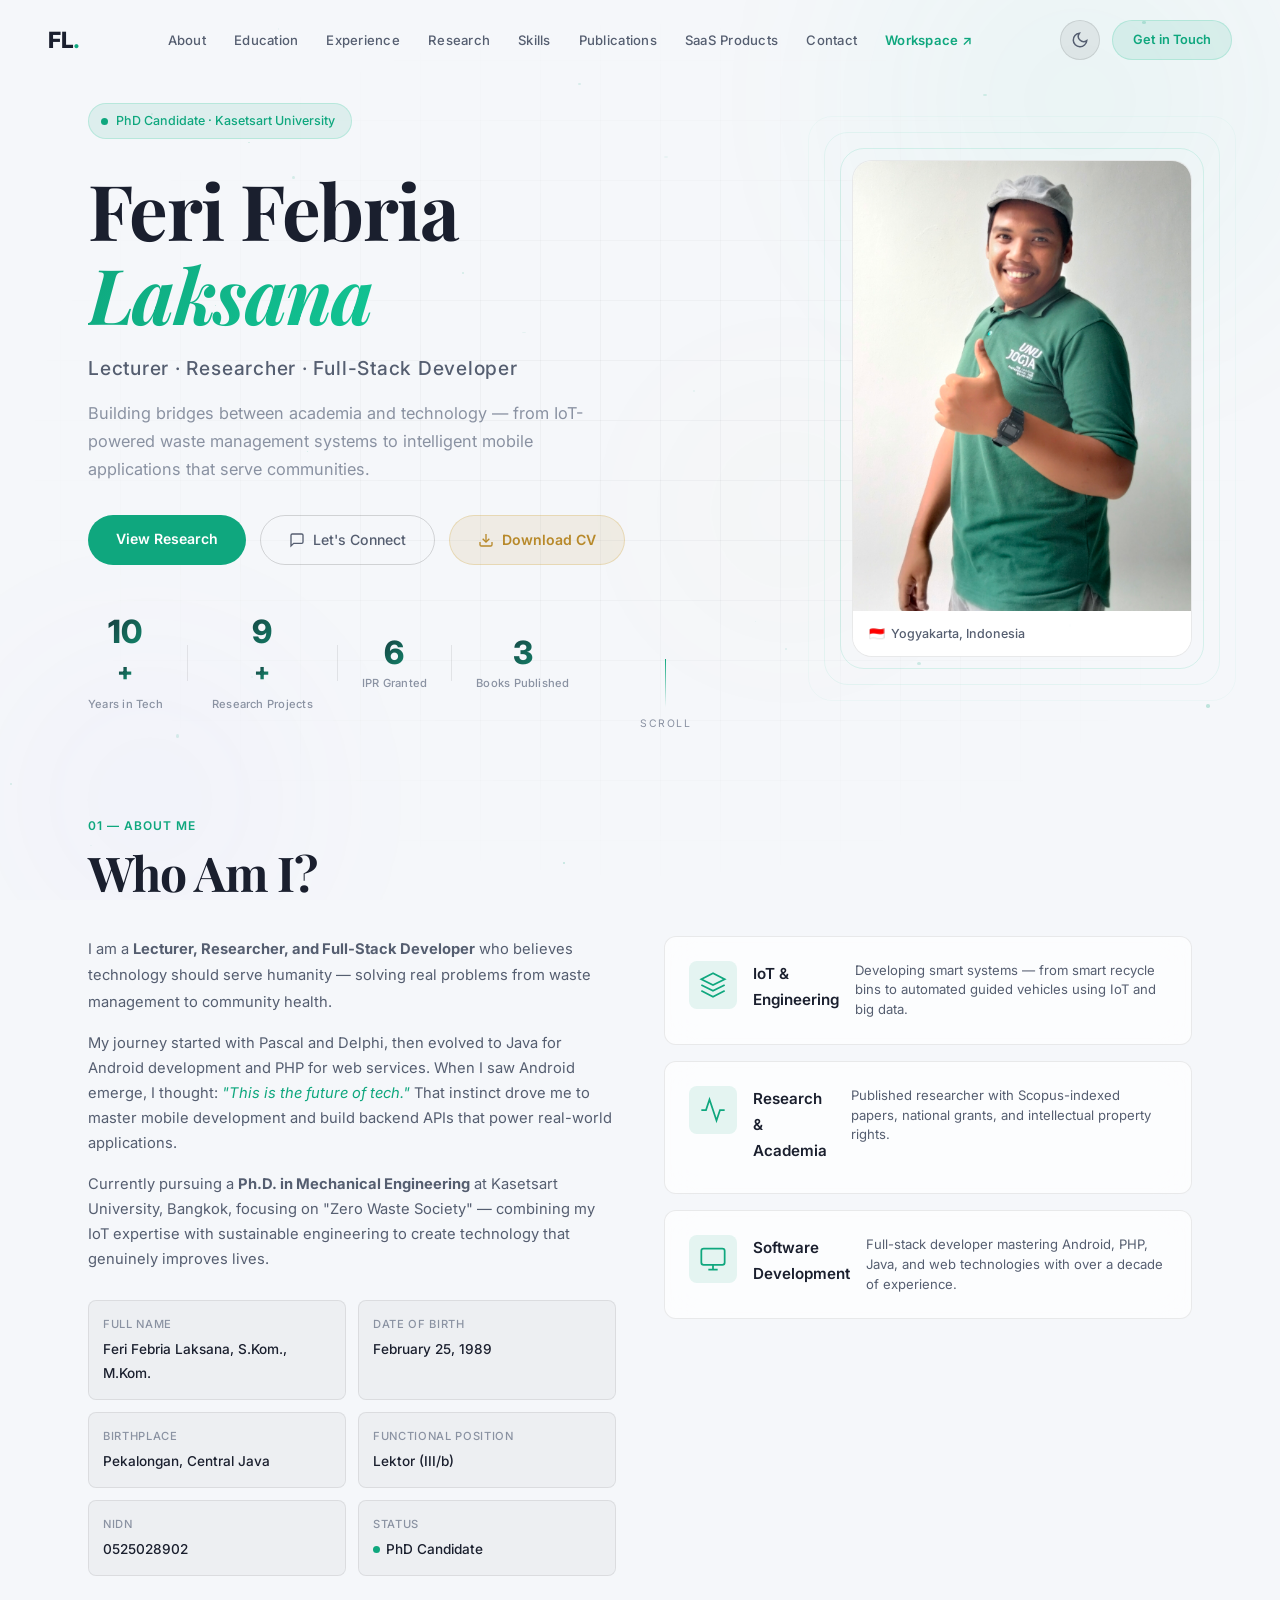
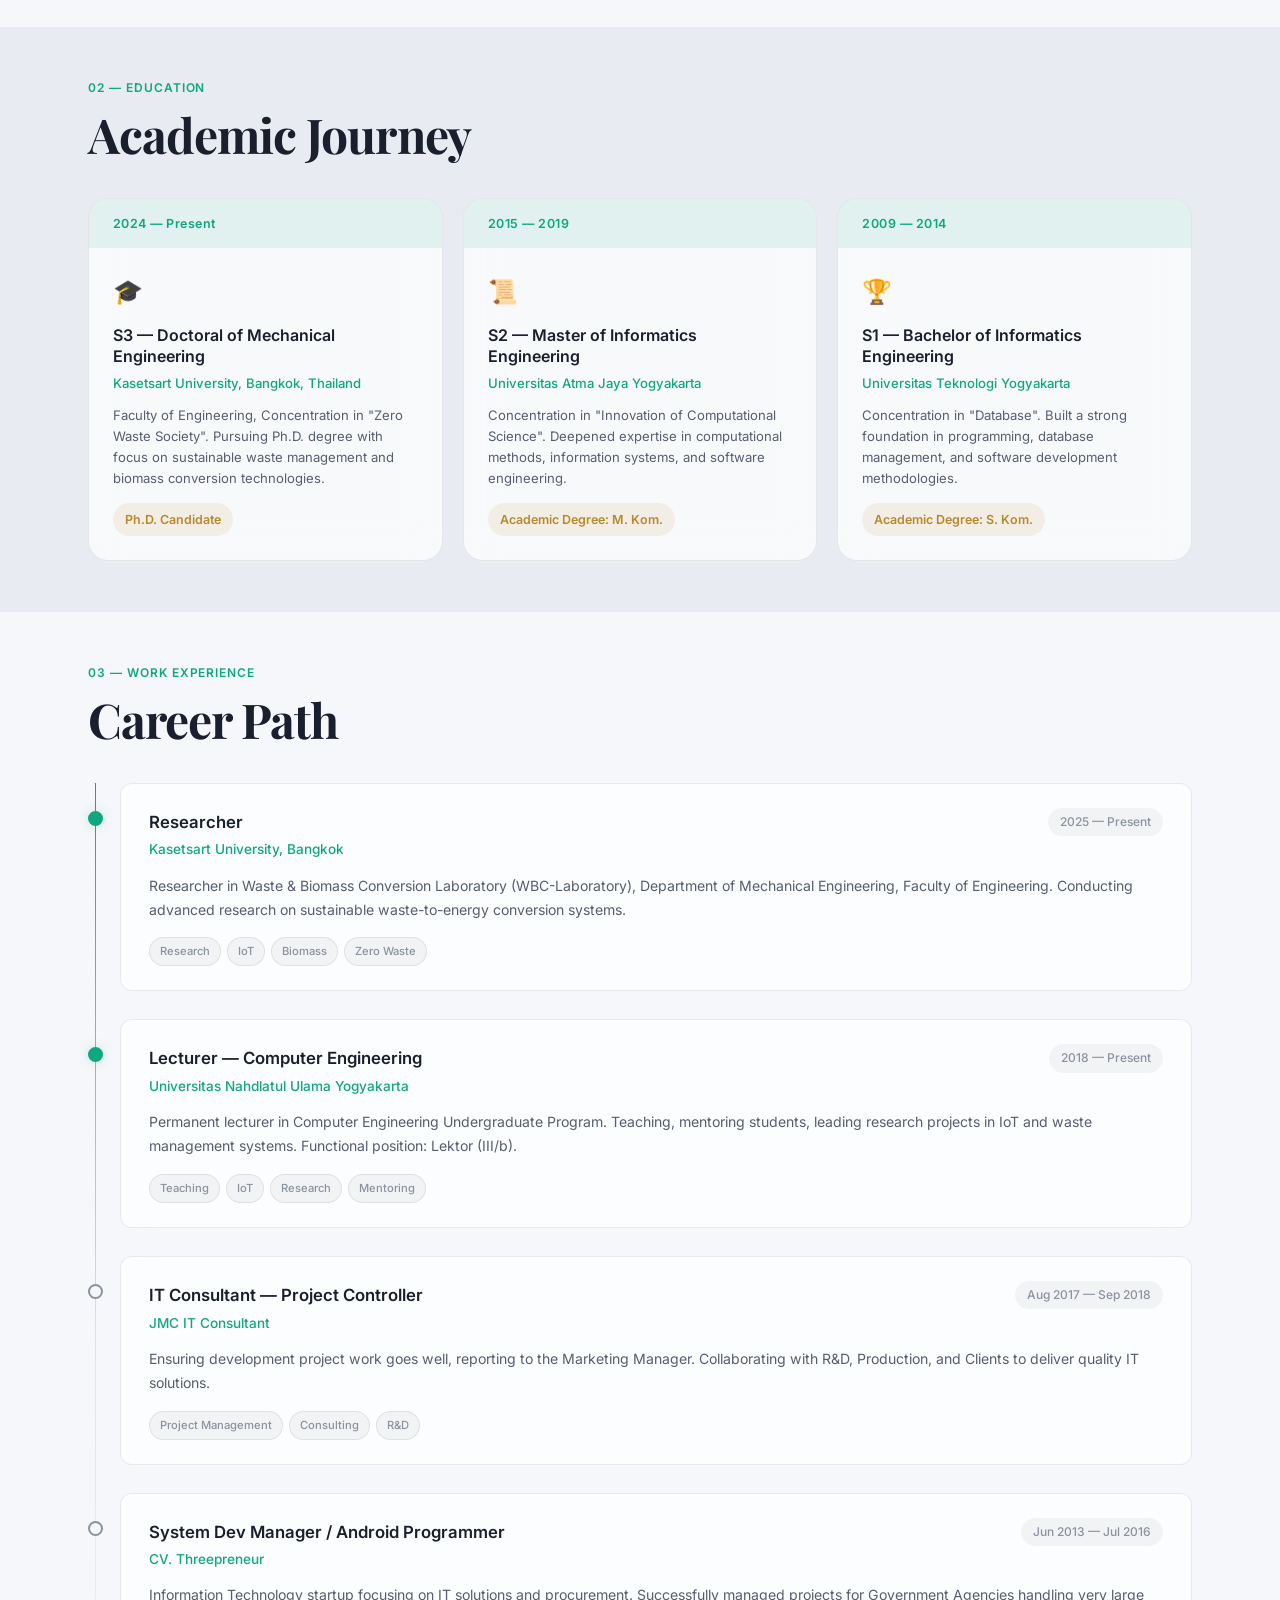
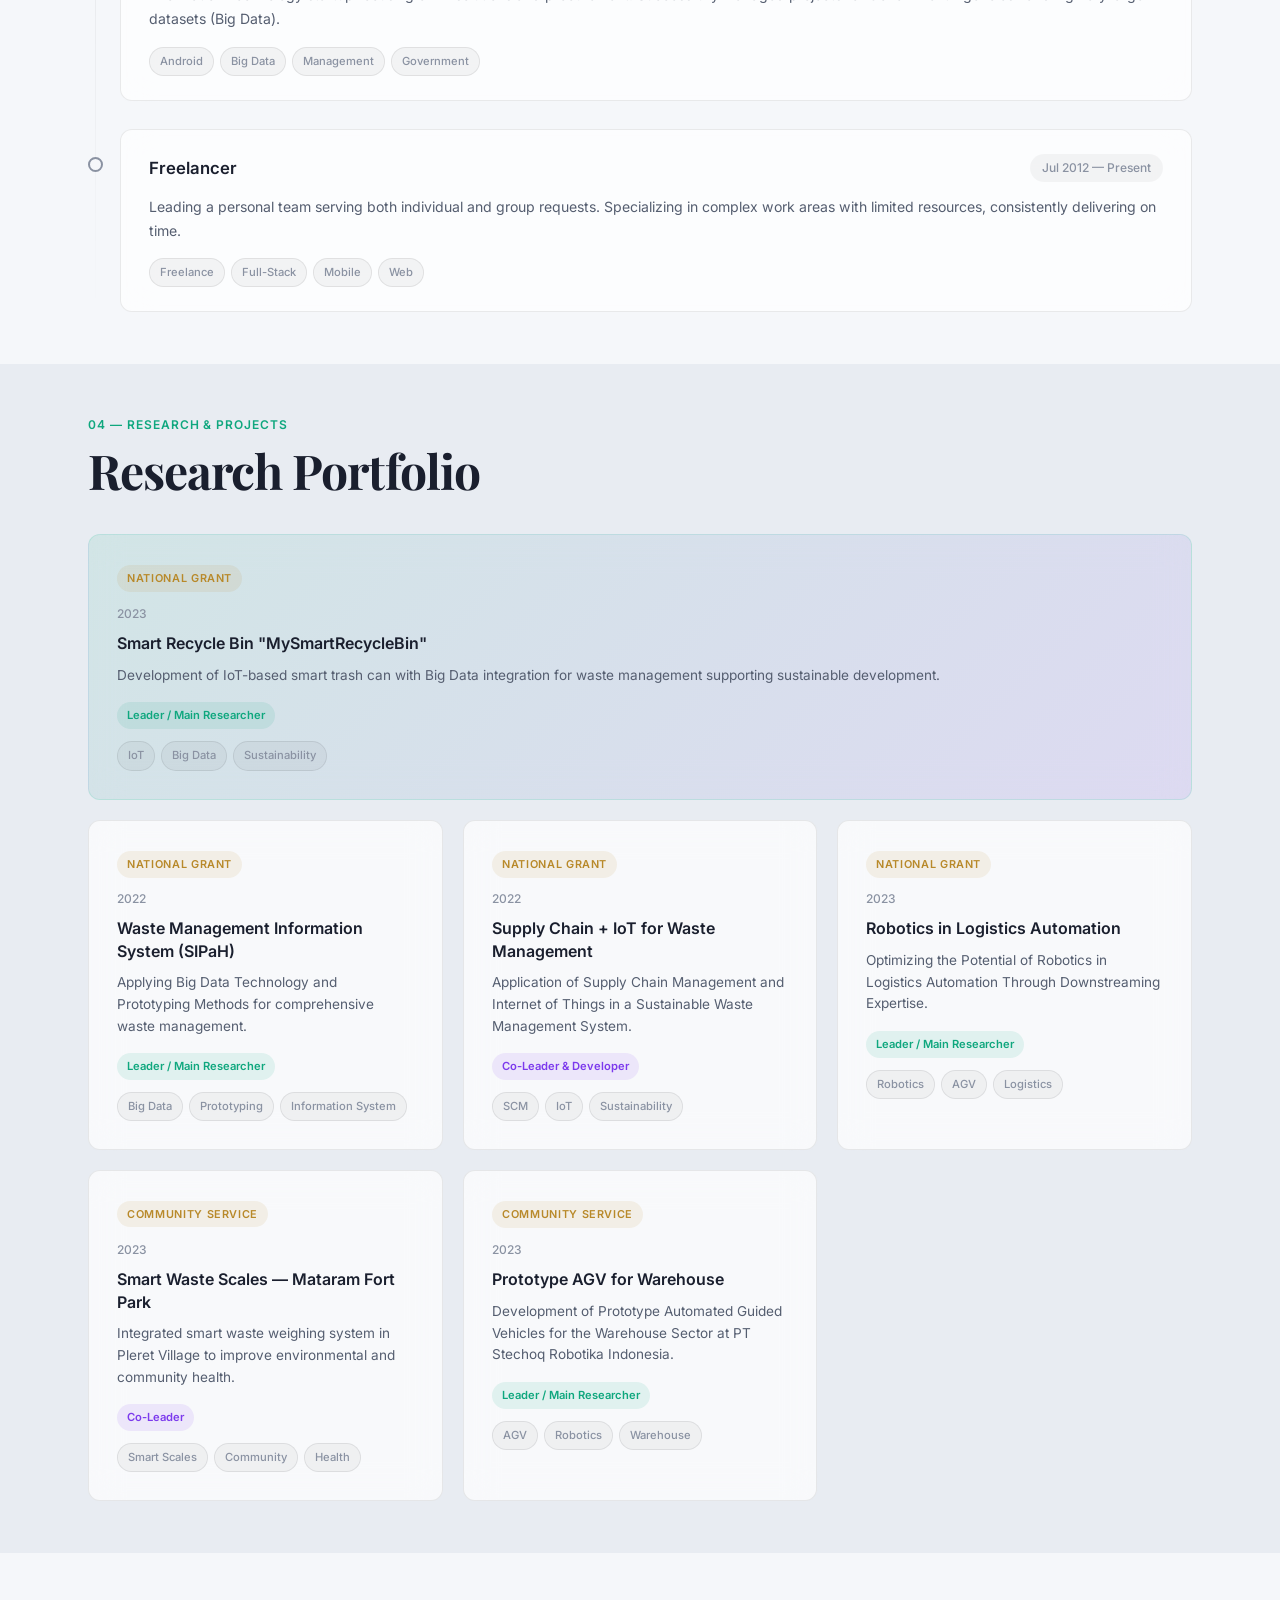
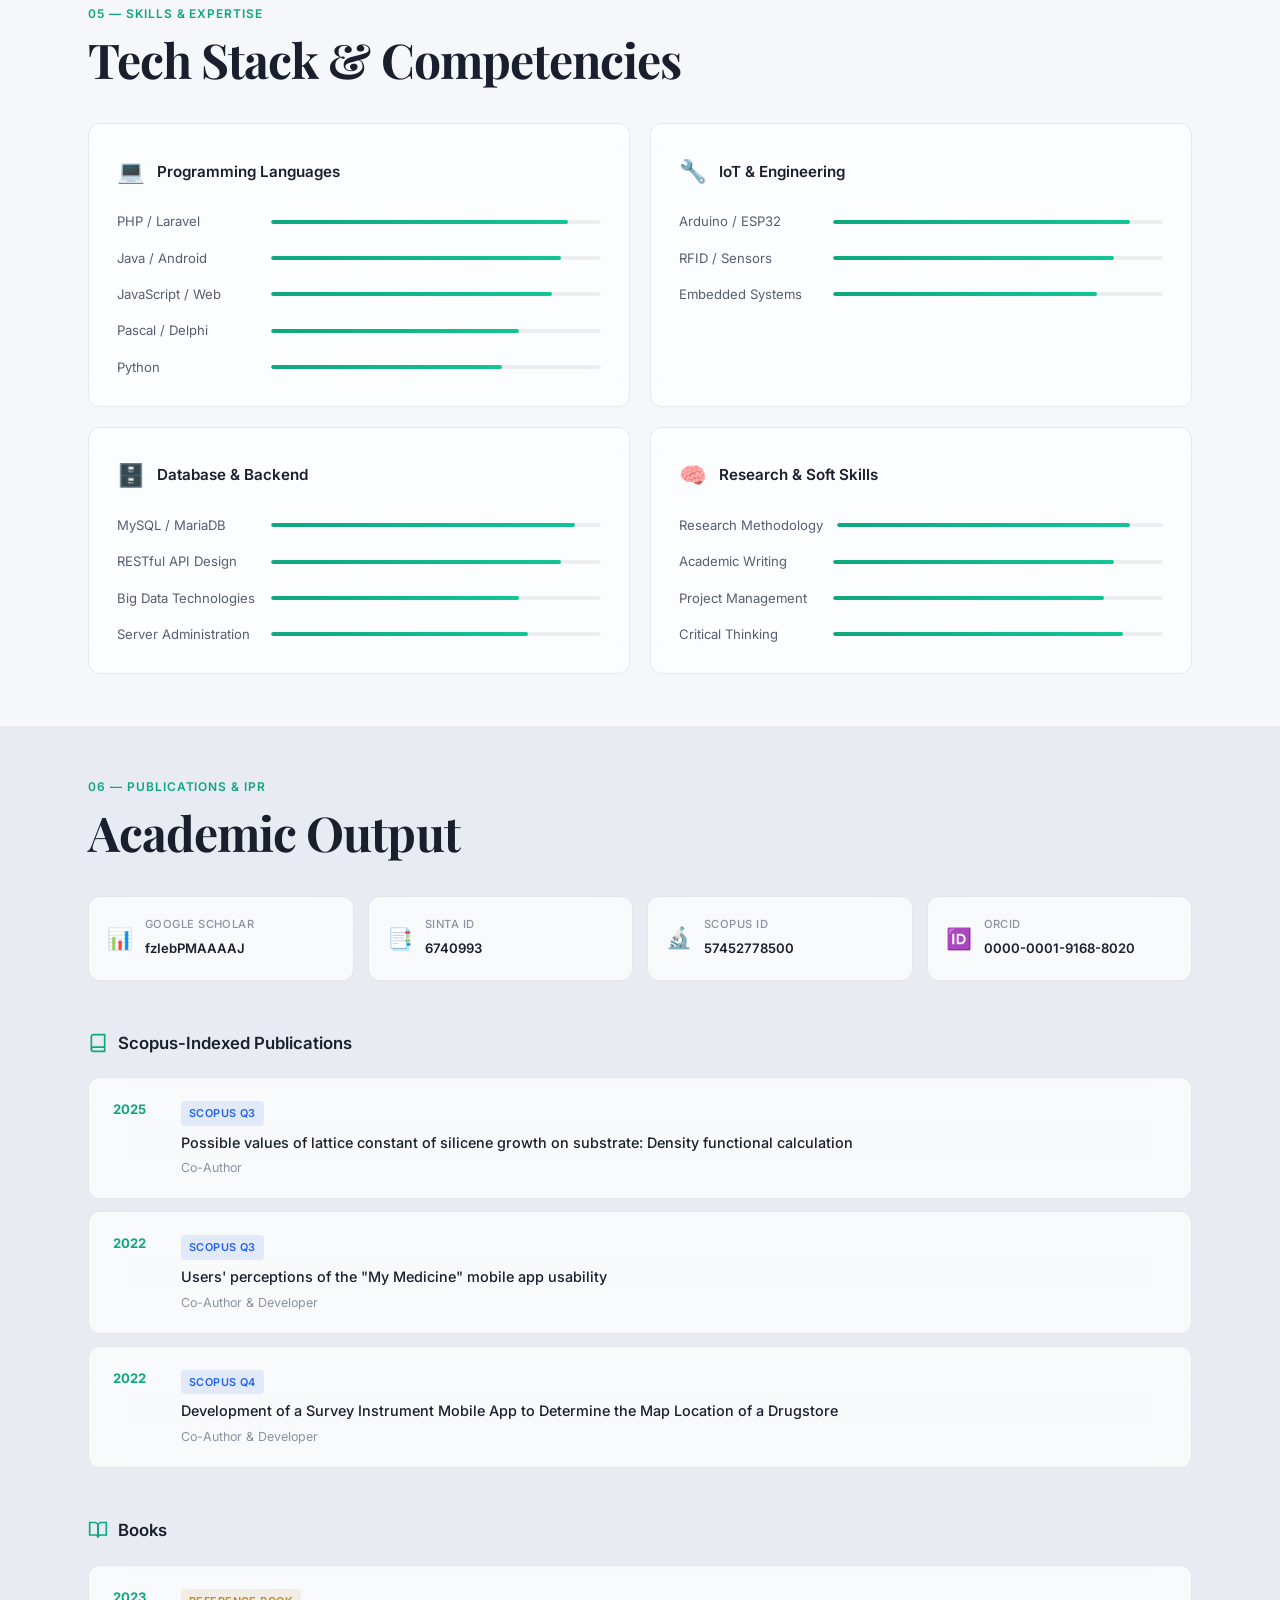
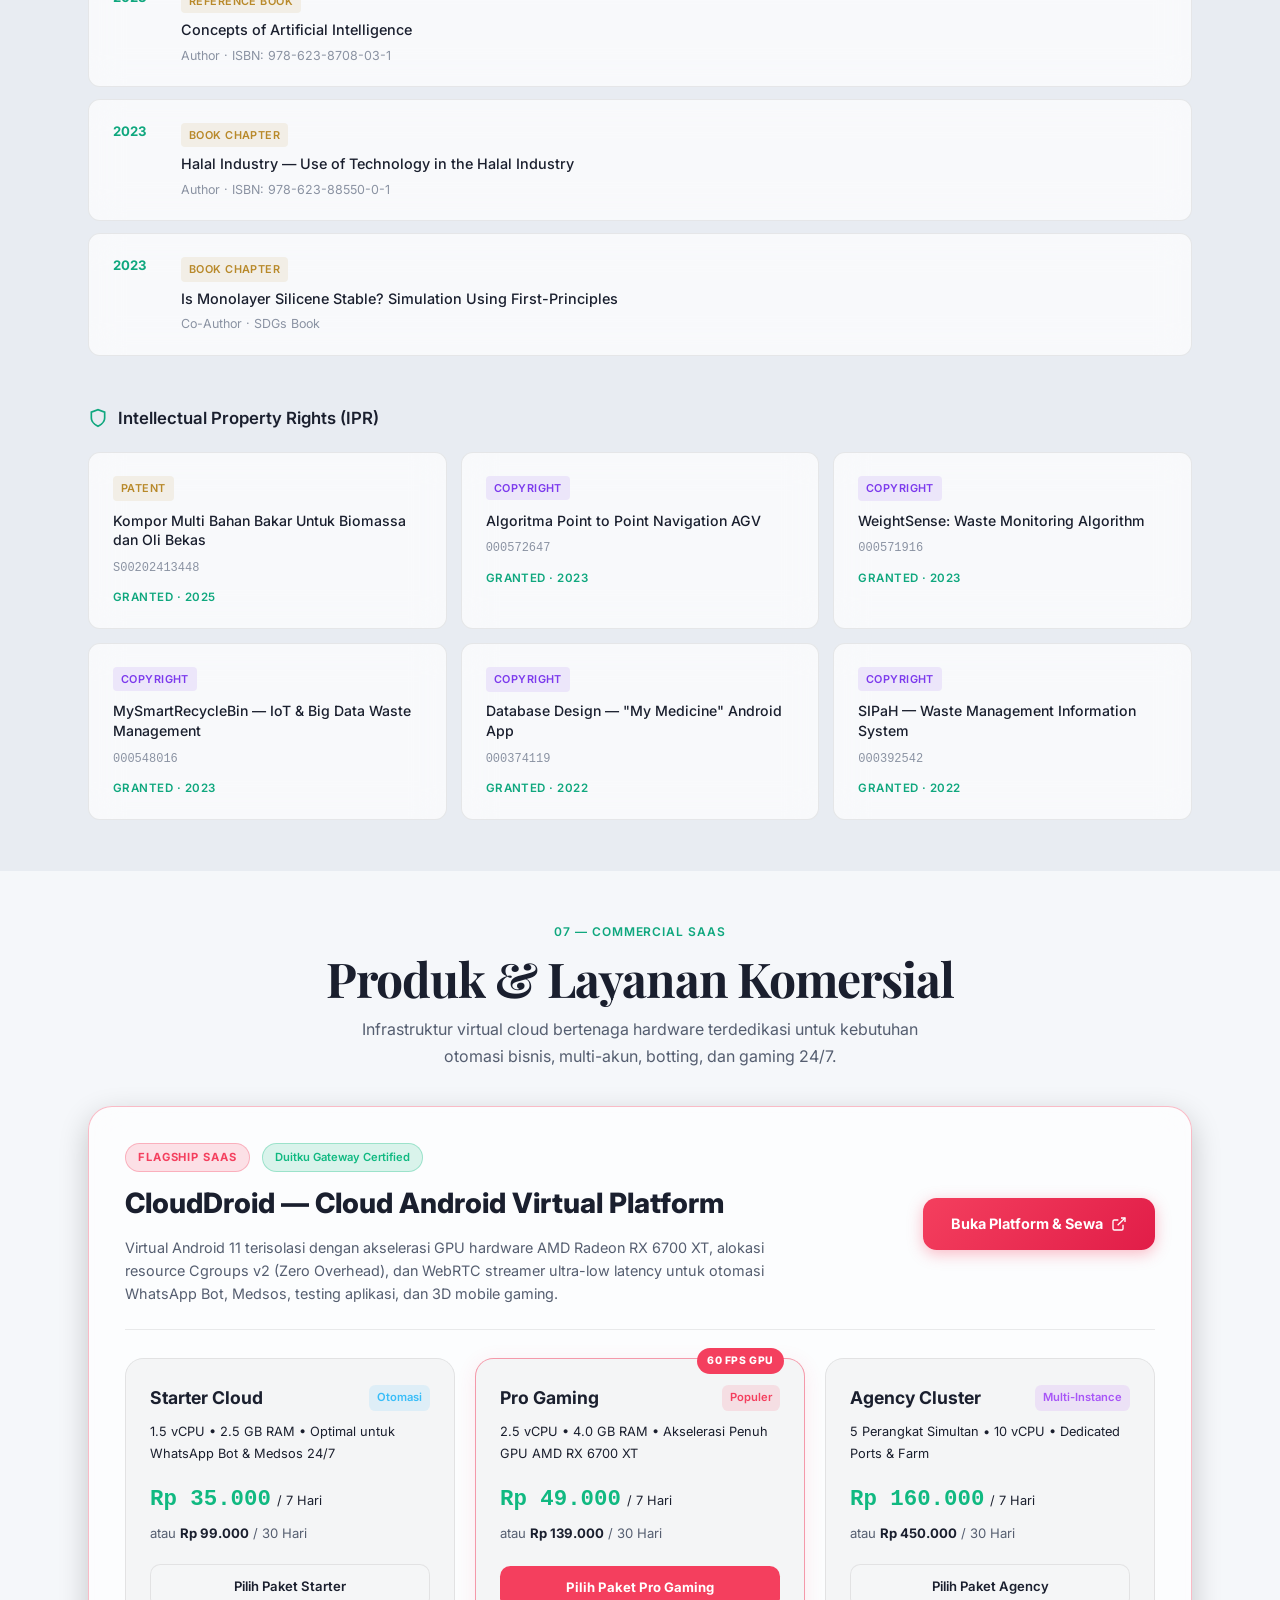
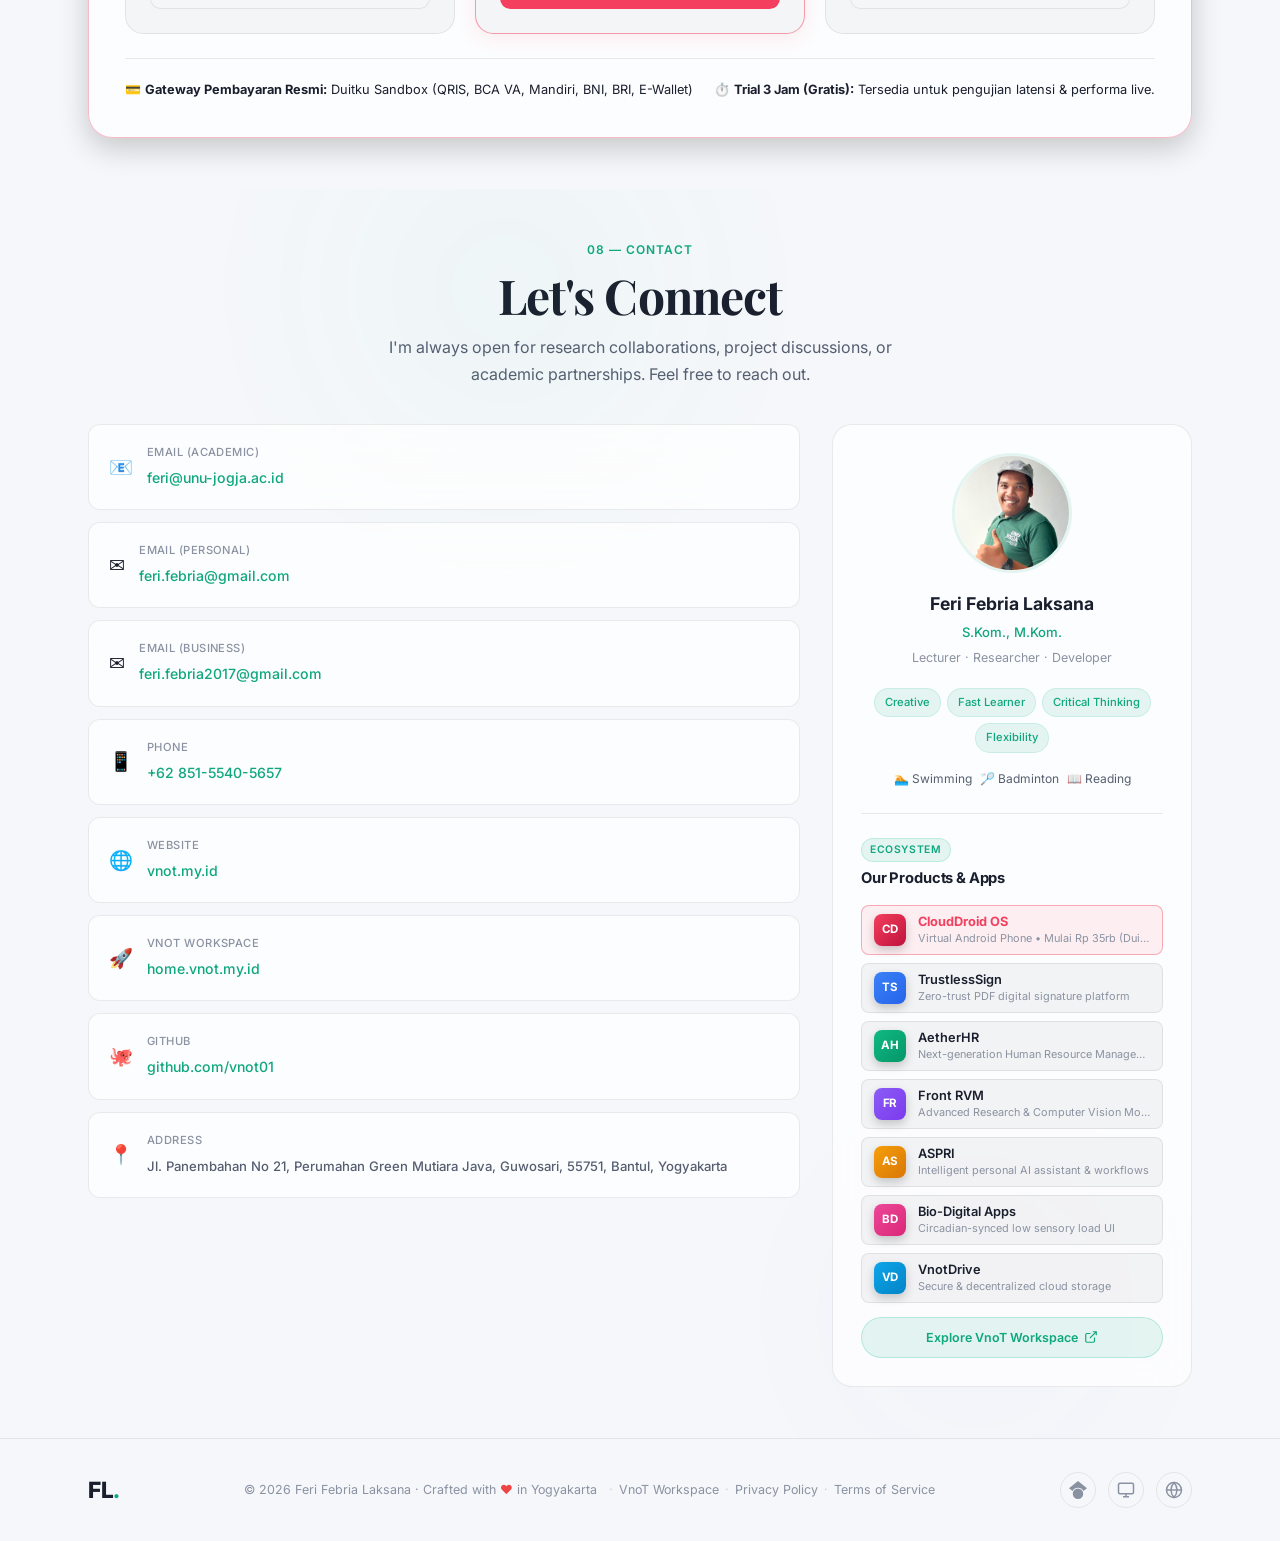
<file: index.html>
<!DOCTYPE html>
<html lang="en" data-theme="dark">

<head>
  <meta charset="UTF-8" />
  <meta name="viewport" content="width=device-width, initial-scale=1.0" />
  <title>Feri Febria Laksana — Lecturer · Researcher · Developer</title>
  <meta name="description"
    content="Personal profile of Feri Febria Laksana, S.Kom., M.Kom. — Lecturer, Researcher in IoT & Waste Management, and Full-Stack Developer." />
  <meta name="color-scheme" content="dark light" />
  <link rel="preconnect" href="https://fonts.googleapis.com" />
  <link rel="preconnect" href="https://fonts.gstatic.com" crossorigin />
  <link
    href="https://fonts.googleapis.com/css2?family=Inter:wght@300;400;500;600;700;800&family=Playfair+Display:ital,wght@0,400;0,700;1,400&display=swap"
    rel="stylesheet" />
  <link rel="stylesheet" href="style.css?v=20261119d" />
  <link rel="icon" type="image/svg+xml" href="data:image/svg+xml,%3Csvg xmlns='http://www.w3.org/2000/svg' viewBox='0 0 64 64'%3E%3Crect width='64' height='64' rx='14' fill='%230a0e17'/%3E%3Ctext x='7' y='46' font-family='Inter%2C system-ui%2C sans-serif' font-weight='800' font-size='36' letter-spacing='-1' fill='%23e8ecf4'%3EFL%3C/text%3E%3Ctext x='56' y='46' font-family='Inter%2C system-ui%2C sans-serif' font-weight='800' font-size='36' fill='%2322c997'%3E.%3C/text%3E%3C/svg%3E" />
  <!-- Prevent FOUC: apply saved theme before render -->
  <script>
    (function () {
      const saved = localStorage.getItem('theme');
      const prefersDark = window.matchMedia('(prefers-color-scheme: dark)').matches;
      const theme = saved || (prefersDark ? 'dark' : 'light');
      document.documentElement.setAttribute('data-theme', theme);
    })();
  </script>
</head>

<body>

  <!-- CURSOR GLOW -->
  <div class="cursor-glow" id="cursorGlow"></div>

  <!-- NAVIGATION -->
  <nav class="nav" id="nav">
    <div class="nav-inner">
      <a href="#hero" class="nav-logo">FL<span class="dot">.</span></a>
      <ul class="nav-links">
        <li><a href="#about" class="nav-link">About</a></li>
        <li><a href="#education" class="nav-link">Education</a></li>
        <li><a href="#experience" class="nav-link">Experience</a></li>
        <li><a href="#research" class="nav-link">Research</a></li>
        <li><a href="#skills" class="nav-link">Skills</a></li>
        <li><a href="#publications" class="nav-link">Publications</a></li>
        <li><a href="#products" class="nav-link">SaaS Products</a></li>
        <li><a href="#contact" class="nav-link">Contact</a></li>
        <li><a href="https://home.vnot.my.id" class="nav-link" target="_blank" rel="noopener noreferrer" style="color: var(--accent); font-weight: 600;">Workspace ↗</a></li>
      </ul>
      <div class="nav-actions">
        <!-- THEME TOGGLE -->
        <button class="theme-toggle" id="themeToggle" aria-label="Toggle theme">
          <svg class="theme-icon sun" width="18" height="18" viewBox="0 0 24 24" fill="none" stroke="currentColor"
            stroke-width="2">
            <circle cx="12" cy="12" r="5" />
            <line x1="12" y1="1" x2="12" y2="3" />
            <line x1="12" y1="21" x2="12" y2="23" />
            <line x1="4.22" y1="4.22" x2="5.64" y2="5.64" />
            <line x1="18.36" y1="18.36" x2="19.78" y2="19.78" />
            <line x1="1" y1="12" x2="3" y2="12" />
            <line x1="21" y1="12" x2="23" y2="12" />
            <line x1="4.22" y1="19.78" x2="5.64" y2="18.36" />
            <line x1="18.36" y1="5.64" x2="19.78" y2="4.22" />
          </svg>
          <svg class="theme-icon moon" width="18" height="18" viewBox="0 0 24 24" fill="none" stroke="currentColor"
            stroke-width="2">
            <path d="M21 12.79A9 9 0 1 1 11.21 3 7 7 0 0 0 21 12.79z" />
          </svg>
        </button>
        <a href="#contact" class="nav-cta">Get in Touch</a>
      </div>
      <button class="hamburger" id="hamburger" aria-label="Menu">
        <span></span><span></span><span></span>
      </button>
    </div>
    <div class="mobile-menu" id="mobileMenu">
      <a href="#about" class="mobile-link">About</a>
      <a href="#education" class="mobile-link">Education</a>
      <a href="#experience" class="mobile-link">Experience</a>
      <a href="#research" class="mobile-link">Research</a>
      <a href="#skills" class="mobile-link">Skills</a>
      <a href="#publications" class="mobile-link">Publications</a>
      <a href="#products" class="mobile-link">SaaS Products</a>
      <a href="#contact" class="mobile-link">Contact</a>
      <a href="https://home.vnot.my.id" class="mobile-link" target="_blank" rel="noopener noreferrer" style="color: var(--accent); font-weight: 600;">VnoT Workspace ↗</a>
    </div>
  </nav>

  <!-- HERO SECTION -->
  <section class="hero" id="hero">
    <div class="hero-bg">
      <div class="orb orb-1"></div>
      <div class="orb orb-2"></div>
      <div class="orb orb-3"></div>
      <div class="grid-overlay"></div>
      <div class="particle-field" id="particleField"></div>
    </div>
    <div class="hero-content">
      <div class="hero-badge">
        <span class="badge-dot"></span>
        PhD Candidate · Kasetsart University
      </div>
      <h1 class="hero-name">Feri Febria<br /><em>Laksana</em></h1>
      <p class="hero-title">Lecturer · Researcher · Full-Stack Developer</p>
      <p class="hero-subtitle">Building bridges between academia and technology — from IoT-powered waste management
        systems to intelligent mobile applications that serve communities.</p>
      <div class="hero-actions">
        <a href="#research" class="btn-primary">View Research</a>
        <a href="#contact" class="btn-ghost">
          <svg width="16" height="16" viewBox="0 0 24 24" fill="none" stroke="currentColor" stroke-width="2">
            <path d="M21 15a2 2 0 0 1-2 2H7l-4 4V5a2 2 0 0 1 2-2h14a2 2 0 0 1 2 2z" />
          </svg>
          Let's Connect
        </a>
        <a href="https://cloud.unu-jogja.ac.id/index.php/s/wAXSjYiNXZk7SB3" class="btn-cv" download>
          <svg width="16" height="16" viewBox="0 0 24 24" fill="none" stroke="currentColor" stroke-width="2">
            <path d="M21 15v4a2 2 0 0 1-2 2H5a2 2 0 0 1-2-2v-4" />
            <polyline points="7 10 12 15 17 10" />
            <line x1="12" y1="15" x2="12" y2="3" />
          </svg>
          Download CV
        </a>
      </div>
      <div class="hero-stats">
        <div class="stat">
          <span class="stat-num" data-count="10">0</span><span class="stat-plus">+</span>
          <span class="stat-label">Years in Tech</span>
        </div>
        <div class="stat-divider"></div>
        <div class="stat">
          <span class="stat-num" data-count="9">0</span><span class="stat-plus">+</span>
          <span class="stat-label">Research Projects</span>
        </div>
        <div class="stat-divider"></div>
        <div class="stat">
          <span class="stat-num" data-count="6">0</span>
          <span class="stat-label">IPR Granted</span>
        </div>
        <div class="stat-divider"></div>
        <div class="stat">
          <span class="stat-num" data-count="3">0</span>
          <span class="stat-label">Books Published</span>
        </div>
      </div>
    </div>
    <div class="hero-avatar-wrap">
      <div class="avatar-ring ring-3"></div>
      <div class="avatar-ring ring-2"></div>
      <div class="avatar-ring ring-1"></div>
      <div class="avatar-card">
        <div class="avatar-img-wrap">
          <img src="me-full.jpg" alt="Feri Febria Laksana" class="avatar-img" />
        </div>
        <div class="avatar-badge">
          <span>🇮🇩</span> Yogyakarta, Indonesia
        </div>
      </div>
    </div>
    <div class="scroll-indicator">
      <div class="scroll-line"></div>
      <span>scroll</span>
    </div>
  </section>

  <!-- ABOUT -->
  <section class="section" id="about">
    <div class="container">
      <div class="section-header">
        <span class="section-tag">01 — About Me</span>
        <h2 class="section-title">Who Am I?</h2>
      </div>
      <div class="about-grid">
        <div class="about-text">
          <p class="about-lead">I am a <strong>Lecturer, Researcher, and Full-Stack Developer</strong> who believes
            technology should serve humanity — solving real problems from waste management to community health.</p>
          <p>My journey started with Pascal and Delphi, then evolved to Java for Android development and PHP for web
            services. When I saw Android emerge, I thought: <em>"This is the future of tech."</em> That instinct drove
            me to master mobile development and build backend APIs that power real-world applications.</p>
          <p>Currently pursuing a <strong>Ph.D. in Mechanical Engineering</strong> at Kasetsart University, Bangkok,
            focusing on "Zero Waste Society" — combining my IoT expertise with sustainable engineering to create
            technology that genuinely improves lives.</p>
          <div class="about-info-grid">
            <div class="info-item">
              <span class="info-label">Full Name</span>
              <span class="info-value">Feri Febria Laksana, S.Kom., M.Kom.</span>
            </div>
            <div class="info-item">
              <span class="info-label">Date of Birth</span>
              <span class="info-value">February 25, 1989</span>
            </div>
            <div class="info-item">
              <span class="info-label">Birthplace</span>
              <span class="info-value">Pekalongan, Central Java</span>
            </div>
            <div class="info-item">
              <span class="info-label">Functional Position</span>
              <span class="info-value">Lektor (III/b)</span>
            </div>
            <div class="info-item">
              <span class="info-label">NIDN</span>
              <span class="info-value">0525028902</span>
            </div>
            <div class="info-item">
              <span class="info-label">Status</span>
              <span class="info-value"><span class="status-dot"></span> PhD Candidate</span>
            </div>
          </div>
        </div>
        <div class="about-card-wrap">
          <div class="about-card glass">
            <div class="about-card-inner">
              <div class="card-icon-wrap">
                <svg width="28" height="28" viewBox="0 0 24 24" fill="none" stroke="currentColor" stroke-width="1.5">
                  <path d="M12 2L2 7l10 5 10-5-10-5z" />
                  <path d="M2 17l10 5 10-5" />
                  <path d="M2 12l10 5 10-5" />
                </svg>
              </div>
              <h3>IoT & Engineering</h3>
              <p>Developing smart systems — from smart recycle bins to automated guided vehicles using IoT and big data.
              </p>
            </div>
          </div>
          <div class="about-card glass">
            <div class="about-card-inner">
              <div class="card-icon-wrap">
                <svg width="28" height="28" viewBox="0 0 24 24" fill="none" stroke="currentColor" stroke-width="1.5">
                  <path d="M22 12h-4l-3 9L9 3l-3 9H2" />
                </svg>
              </div>
              <h3>Research & Academia</h3>
              <p>Published researcher with Scopus-indexed papers, national grants, and intellectual property rights.</p>
            </div>
          </div>
          <div class="about-card glass">
            <div class="about-card-inner">
              <div class="card-icon-wrap">
                <svg width="28" height="28" viewBox="0 0 24 24" fill="none" stroke="currentColor" stroke-width="1.5">
                  <rect x="2" y="3" width="20" height="14" rx="2" />
                  <path d="M8 21h8M12 17v4" />
                </svg>
              </div>
              <h3>Software Development</h3>
              <p>Full-stack developer mastering Android, PHP, Java, and web technologies with over a decade of
                experience.</p>
            </div>
          </div>
        </div>
      </div>
    </div>
  </section>

  <!-- EDUCATION -->
  <section class="section section-alt" id="education">
    <div class="container">
      <div class="section-header">
        <span class="section-tag">02 — Education</span>
        <h2 class="section-title">Academic Journey</h2>
      </div>
      <div class="edu-grid">
        <div class="edu-card glass" data-aos>
          <div class="edu-year">2024 — Present</div>
          <div class="edu-body">
            <div class="edu-icon">🎓</div>
            <h3>S3 — Doctoral of Mechanical Engineering</h3>
            <p class="edu-school">Kasetsart University, Bangkok, Thailand</p>
            <p class="edu-desc">Faculty of Engineering, Concentration in "Zero Waste Society". Pursuing Ph.D. degree
              with focus on sustainable waste management and biomass conversion technologies.</p>
            <div class="edu-gpa">Ph.D. Candidate</div>
          </div>
        </div>
        <div class="edu-card glass" data-aos>
          <div class="edu-year">2015 — 2019</div>
          <div class="edu-body">
            <div class="edu-icon">📜</div>
            <h3>S2 — Master of Informatics Engineering</h3>
            <p class="edu-school">Universitas Atma Jaya Yogyakarta</p>
            <p class="edu-desc">Concentration in "Innovation of Computational Science". Deepened expertise in
              computational methods, information systems, and software engineering.</p>
            <div class="edu-gpa">Academic Degree: M. Kom.</div>
          </div>
        </div>
        <div class="edu-card glass" data-aos>
          <div class="edu-year">2009 — 2014</div>
          <div class="edu-body">
            <div class="edu-icon">🏆</div>
            <h3>S1 — Bachelor of Informatics Engineering</h3>
            <p class="edu-school">Universitas Teknologi Yogyakarta</p>
            <p class="edu-desc">Concentration in "Database". Built a strong foundation in programming, database
              management, and software development methodologies.</p>
            <div class="edu-gpa">Academic Degree: S. Kom.</div>
          </div>
        </div>
      </div>
    </div>
  </section>

  <!-- EXPERIENCE -->
  <section class="section" id="experience">
    <div class="container">
      <div class="section-header">
        <span class="section-tag">03 — Work Experience</span>
        <h2 class="section-title">Career Path</h2>
      </div>
      <div class="timeline">

        <div class="timeline-item" data-aos>
          <div class="timeline-dot active"></div>
          <div class="timeline-content glass">
            <div class="timeline-header">
              <div>
                <h3 class="job-title">Researcher</h3>
                <p class="job-company">Kasetsart University, Bangkok</p>
              </div>
              <span class="job-period">2025 — Present</span>
            </div>
            <p class="job-desc">Researcher in Waste & Biomass Conversion Laboratory (WBC-Laboratory), Department of
              Mechanical Engineering, Faculty of Engineering. Conducting advanced research on sustainable
              waste-to-energy conversion systems.</p>
            <div class="job-tags">
              <span class="tag">Research</span><span class="tag">IoT</span><span class="tag">Biomass</span><span
                class="tag">Zero Waste</span>
            </div>
          </div>
        </div>

        <div class="timeline-item" data-aos>
          <div class="timeline-dot active"></div>
          <div class="timeline-content glass">
            <div class="timeline-header">
              <div>
                <h3 class="job-title">Lecturer — Computer Engineering</h3>
                <p class="job-company">Universitas Nahdlatul Ulama Yogyakarta</p>
              </div>
              <span class="job-period">2018 — Present</span>
            </div>
            <p class="job-desc">Permanent lecturer in Computer Engineering Undergraduate Program. Teaching, mentoring
              students, leading research projects in IoT and waste management systems. Functional position: Lektor
              (III/b).</p>
            <div class="job-tags">
              <span class="tag">Teaching</span><span class="tag">IoT</span><span class="tag">Research</span><span
                class="tag">Mentoring</span>
            </div>
          </div>
        </div>

        <div class="timeline-item" data-aos>
          <div class="timeline-dot"></div>
          <div class="timeline-content glass">
            <div class="timeline-header">
              <div>
                <h3 class="job-title">IT Consultant — Project Controller</h3>
                <p class="job-company">JMC IT Consultant</p>
              </div>
              <span class="job-period">Aug 2017 — Sep 2018</span>
            </div>
            <p class="job-desc">Ensuring development project work goes well, reporting to the Marketing Manager.
              Collaborating with R&D, Production, and Clients to deliver quality IT solutions.</p>
            <div class="job-tags">
              <span class="tag">Project Management</span><span class="tag">Consulting</span><span class="tag">R&D</span>
            </div>
          </div>
        </div>

        <div class="timeline-item" data-aos>
          <div class="timeline-dot"></div>
          <div class="timeline-content glass">
            <div class="timeline-header">
              <div>
                <h3 class="job-title">System Dev Manager / Android Programmer</h3>
                <p class="job-company">CV. Threepreneur</p>
              </div>
              <span class="job-period">Jun 2013 — Jul 2016</span>
            </div>
            <p class="job-desc">Information Technology startup focusing on IT solutions and procurement. Successfully
              managed projects for Government Agencies handling very large datasets (Big Data).</p>
            <div class="job-tags">
              <span class="tag">Android</span><span class="tag">Big Data</span><span class="tag">Management</span><span
                class="tag">Government</span>
            </div>
          </div>
        </div>

        <div class="timeline-item" data-aos>
          <div class="timeline-dot"></div>
          <div class="timeline-content glass">
            <div class="timeline-header">
              <div>
                <h3 class="job-title">Freelancer</h3>
              </div>
              <span class="job-period">Jul 2012 — Present</span>
            </div>
            <p class="job-desc">Leading a personal team serving both individual and group requests. Specializing in
              complex work areas with limited resources, consistently delivering on time.</p>
            <div class="job-tags">
              <span class="tag">Freelance</span><span class="tag">Full-Stack</span><span class="tag">Mobile</span><span
                class="tag">Web</span>
            </div>
          </div>
        </div>

      </div>
    </div>
  </section>

  <!-- RESEARCH & PROJECTS -->
  <section class="section section-alt" id="research">
    <div class="container">
      <div class="section-header">
        <span class="section-tag">04 — Research & Projects</span>
        <h2 class="section-title">Research Portfolio</h2>
      </div>
      <div class="research-grid">

        <div class="research-card glass featured" data-aos>
          <div class="research-badge">National Grant</div>
          <div class="research-year">2023</div>
          <h3>Smart Recycle Bin "MySmartRecycleBin"</h3>
          <p>Development of IoT-based smart trash can with Big Data integration for waste management supporting
            sustainable development.</p>
          <div class="research-role">
            <span class="role-badge leader">Leader / Main Researcher</span>
          </div>
          <div class="project-tags">
            <span class="tag">IoT</span><span class="tag">Big Data</span><span class="tag">Sustainability</span>
          </div>
        </div>

        <div class="research-card glass" data-aos>
          <div class="research-badge">National Grant</div>
          <div class="research-year">2022</div>
          <h3>Waste Management Information System (SIPaH)</h3>
          <p>Applying Big Data Technology and Prototyping Methods for comprehensive waste management.</p>
          <div class="research-role">
            <span class="role-badge leader">Leader / Main Researcher</span>
          </div>
          <div class="project-tags">
            <span class="tag">Big Data</span><span class="tag">Prototyping</span><span class="tag">Information
              System</span>
          </div>
        </div>

        <div class="research-card glass" data-aos>
          <div class="research-badge">National Grant</div>
          <div class="research-year">2022</div>
          <h3>Supply Chain + IoT for Waste Management</h3>
          <p>Application of Supply Chain Management and Internet of Things in a Sustainable Waste Management System.</p>
          <div class="research-role">
            <span class="role-badge colead">Co-Leader & Developer</span>
          </div>
          <div class="project-tags">
            <span class="tag">SCM</span><span class="tag">IoT</span><span class="tag">Sustainability</span>
          </div>
        </div>

        <div class="research-card glass" data-aos>
          <div class="research-badge">National Grant</div>
          <div class="research-year">2023</div>
          <h3>Robotics in Logistics Automation</h3>
          <p>Optimizing the Potential of Robotics in Logistics Automation Through Downstreaming Expertise.</p>
          <div class="research-role">
            <span class="role-badge leader">Leader / Main Researcher</span>
          </div>
          <div class="project-tags">
            <span class="tag">Robotics</span><span class="tag">AGV</span><span class="tag">Logistics</span>
          </div>
        </div>

        <div class="research-card glass" data-aos>
          <div class="research-badge">Community Service</div>
          <div class="research-year">2023</div>
          <h3>Smart Waste Scales — Mataram Fort Park</h3>
          <p>Integrated smart waste weighing system in Pleret Village to improve environmental and community health.</p>
          <div class="research-role">
            <span class="role-badge colead">Co-Leader</span>
          </div>
          <div class="project-tags">
            <span class="tag">Smart Scales</span><span class="tag">Community</span><span class="tag">Health</span>
          </div>
        </div>

        <div class="research-card glass" data-aos>
          <div class="research-badge">Community Service</div>
          <div class="research-year">2023</div>
          <h3>Prototype AGV for Warehouse</h3>
          <p>Development of Prototype Automated Guided Vehicles for the Warehouse Sector at PT Stechoq Robotika
            Indonesia.</p>
          <div class="research-role">
            <span class="role-badge leader">Leader / Main Researcher</span>
          </div>
          <div class="project-tags">
            <span class="tag">AGV</span><span class="tag">Robotics</span><span class="tag">Warehouse</span>
          </div>
        </div>

      </div>
    </div>
  </section>

  <!-- SKILLS -->
  <section class="section" id="skills">
    <div class="container">
      <div class="section-header">
        <span class="section-tag">05 — Skills & Expertise</span>
        <h2 class="section-title">Tech Stack & Competencies</h2>
      </div>
      <div class="skills-grid">

        <div class="skill-category glass" data-aos>
          <div class="skill-cat-header">
            <div class="skill-cat-icon">💻</div>
            <h3>Programming Languages</h3>
          </div>
          <div class="skill-list">
            <div class="skill-item"><span class="skill-name">PHP / Laravel</span>
              <div class="skill-bar">
                <div class="skill-fill" style="--w:90%"></div>
              </div>
            </div>
            <div class="skill-item"><span class="skill-name">Java / Android</span>
              <div class="skill-bar">
                <div class="skill-fill" style="--w:88%"></div>
              </div>
            </div>
            <div class="skill-item"><span class="skill-name">JavaScript / Web</span>
              <div class="skill-bar">
                <div class="skill-fill" style="--w:85%"></div>
              </div>
            </div>
            <div class="skill-item"><span class="skill-name">Pascal / Delphi</span>
              <div class="skill-bar">
                <div class="skill-fill" style="--w:75%"></div>
              </div>
            </div>
            <div class="skill-item"><span class="skill-name">Python</span>
              <div class="skill-bar">
                <div class="skill-fill" style="--w:70%"></div>
              </div>
            </div>
          </div>
        </div>

        <div class="skill-category glass" data-aos>
          <div class="skill-cat-header">
            <div class="skill-cat-icon">🔧</div>
            <h3>IoT & Engineering</h3>
          </div>
          <div class="skill-list">
            <div class="skill-item"><span class="skill-name">Arduino / ESP32</span>
              <div class="skill-bar">
                <div class="skill-fill" style="--w:90%"></div>
              </div>
            </div>
            <div class="skill-item"><span class="skill-name">RFID / Sensors</span>
              <div class="skill-bar">
                <div class="skill-fill" style="--w:85%"></div>
              </div>
            </div>
            <div class="skill-item"><span class="skill-name">Embedded Systems</span>
              <div class="skill-bar">
                <div class="skill-fill" style="--w:80%"></div>
              </div>
            </div>
          </div>
        </div>

        <div class="skill-category glass" data-aos>
          <div class="skill-cat-header">
            <div class="skill-cat-icon">🗄️</div>
            <h3>Database & Backend</h3>
          </div>
          <div class="skill-list">
            <div class="skill-item"><span class="skill-name">MySQL / MariaDB</span>
              <div class="skill-bar">
                <div class="skill-fill" style="--w:92%"></div>
              </div>
            </div>
            <div class="skill-item"><span class="skill-name">RESTful API Design</span>
              <div class="skill-bar">
                <div class="skill-fill" style="--w:88%"></div>
              </div>
            </div>
            <div class="skill-item"><span class="skill-name">Big Data Technologies</span>
              <div class="skill-bar">
                <div class="skill-fill" style="--w:75%"></div>
              </div>
            </div>
            <div class="skill-item"><span class="skill-name">Server Administration</span>
              <div class="skill-bar">
                <div class="skill-fill" style="--w:78%"></div>
              </div>
            </div>
          </div>
        </div>

        <div class="skill-category glass" data-aos>
          <div class="skill-cat-header">
            <div class="skill-cat-icon">🧠</div>
            <h3>Research & Soft Skills</h3>
          </div>
          <div class="skill-list">
            <div class="skill-item"><span class="skill-name">Research Methodology</span>
              <div class="skill-bar">
                <div class="skill-fill" style="--w:90%"></div>
              </div>
            </div>
            <div class="skill-item"><span class="skill-name">Academic Writing</span>
              <div class="skill-bar">
                <div class="skill-fill" style="--w:85%"></div>
              </div>
            </div>
            <div class="skill-item"><span class="skill-name">Project Management</span>
              <div class="skill-bar">
                <div class="skill-fill" style="--w:82%"></div>
              </div>
            </div>
            <div class="skill-item"><span class="skill-name">Critical Thinking</span>
              <div class="skill-bar">
                <div class="skill-fill" style="--w:88%"></div>
              </div>
            </div>
          </div>
        </div>

      </div>
    </div>
  </section>

  <!-- PUBLICATIONS & IPR -->
  <section class="section section-alt" id="publications">
    <div class="container">
      <div class="section-header">
        <span class="section-tag">06 — Publications & IPR</span>
        <h2 class="section-title">Academic Output</h2>
      </div>

      <!-- Publication Metrics -->
      <div class="metrics-bar">
        <a href="https://scholar.google.com/citations?user=fzIebPMAAAAJ" target="_blank" class="metric-item glass">
          <span class="metric-icon">📊</span>
          <div>
            <span class="metric-label">Google Scholar</span>
            <span class="metric-value">fzIebPMAAAAJ</span>
          </div>
        </a>
        <a href="https://sinta.kemdiktisaintek.go.id/authors/profile/6740993" target="_blank" class="metric-item glass">
          <span class="metric-icon">📑</span>
          <div>
            <span class="metric-label">SINTA ID</span>
            <span class="metric-value">6740993</span>
          </div>
        </a>
        <a href="https://www.scopus.com/authid/detail.uri?authorId=57452778500" target="_blank"
          class="metric-item glass">
          <span class="metric-icon">🔬</span>
          <div>
            <span class="metric-label">Scopus ID</span>
            <span class="metric-value">57452778500</span>
          </div>
        </a>
        <a href="https://orcid.org/0000-0001-9168-8020" target="_blank" class="metric-item glass">
          <span class="metric-icon">🆔</span>
          <div>
            <span class="metric-label">ORCID</span>
            <span class="metric-value">0000-0001-9168-8020</span>
          </div>
        </a>
      </div>

      <!-- Scopus Publications -->
      <div class="pub-section">
        <h3 class="pub-section-title">
          <svg width="20" height="20" viewBox="0 0 24 24" fill="none" stroke="currentColor" stroke-width="2">
            <path d="M4 19.5A2.5 2.5 0 0 1 6.5 17H20" />
            <path d="M6.5 2H20v20H6.5A2.5 2.5 0 0 1 4 19.5v-15A2.5 2.5 0 0 1 6.5 2z" />
          </svg>
          Scopus-Indexed Publications
        </h3>
        <div class="pub-list">
          <div class="pub-item glass" data-aos>
            <div class="pub-year">2025</div>
            <div class="pub-body">
              <span class="pub-index scopus">Scopus Q3</span>
              <h4>Possible values of lattice constant of silicene growth on substrate: Density functional calculation
              </h4>
              <p class="pub-role">Co-Author</p>
            </div>
          </div>
          <div class="pub-item glass" data-aos>
            <div class="pub-year">2022</div>
            <div class="pub-body">
              <span class="pub-index scopus">Scopus Q3</span>
              <h4>Users' perceptions of the "My Medicine" mobile app usability</h4>
              <p class="pub-role">Co-Author & Developer</p>
            </div>
          </div>
          <div class="pub-item glass" data-aos>
            <div class="pub-year">2022</div>
            <div class="pub-body">
              <span class="pub-index scopus">Scopus Q4</span>
              <h4>Development of a Survey Instrument Mobile App to Determine the Map Location of a Drugstore</h4>
              <p class="pub-role">Co-Author & Developer</p>
            </div>
          </div>
        </div>
      </div>

      <!-- Books -->
      <div class="pub-section">
        <h3 class="pub-section-title">
          <svg width="20" height="20" viewBox="0 0 24 24" fill="none" stroke="currentColor" stroke-width="2">
            <path d="M2 3h6a4 4 0 0 1 4 4v14a3 3 0 0 0-3-3H2z" />
            <path d="M22 3h-6a4 4 0 0 0-4 4v14a3 3 0 0 1 3-3h7z" />
          </svg>
          Books
        </h3>
        <div class="pub-list">
          <div class="pub-item glass" data-aos>
            <div class="pub-year">2023</div>
            <div class="pub-body">
              <span class="pub-index book">Reference Book</span>
              <h4>Concepts of Artificial Intelligence</h4>
              <p class="pub-role">Author · ISBN: 978-623-8708-03-1</p>
            </div>
          </div>
          <div class="pub-item glass" data-aos>
            <div class="pub-year">2023</div>
            <div class="pub-body">
              <span class="pub-index book">Book Chapter</span>
              <h4>Halal Industry — Use of Technology in the Halal Industry</h4>
              <p class="pub-role">Author · ISBN: 978-623-88550-0-1</p>
            </div>
          </div>
          <div class="pub-item glass" data-aos>
            <div class="pub-year">2023</div>
            <div class="pub-body">
              <span class="pub-index book">Book Chapter</span>
              <h4>Is Monolayer Silicene Stable? Simulation Using First-Principles</h4>
              <p class="pub-role">Co-Author · SDGs Book</p>
            </div>
          </div>
        </div>
      </div>

      <!-- IPR -->
      <div class="pub-section">
        <h3 class="pub-section-title">
          <svg width="20" height="20" viewBox="0 0 24 24" fill="none" stroke="currentColor" stroke-width="2">
            <path d="M12 22s8-4 8-10V5l-8-3-8 3v7c0 6 8 10 8 10z" />
          </svg>
          Intellectual Property Rights (IPR)
        </h3>
        <div class="ipr-grid">
          <div class="ipr-card glass" data-aos>
            <div class="ipr-badge patent">Patent</div>
            <h4>Kompor Multi Bahan Bakar Untuk Biomassa dan Oli Bekas</h4>
            <p class="ipr-id">S00202413448</p>
            <div class="ipr-status granted">GRANTED · 2025</div>
          </div>
          <div class="ipr-card glass" data-aos>
            <div class="ipr-badge copyright">Copyright</div>
            <h4>Algoritma Point to Point Navigation AGV</h4>
            <p class="ipr-id">000572647</p>
            <div class="ipr-status granted">GRANTED · 2023</div>
          </div>
          <div class="ipr-card glass" data-aos>
            <div class="ipr-badge copyright">Copyright</div>
            <h4>WeightSense: Waste Monitoring Algorithm</h4>
            <p class="ipr-id">000571916</p>
            <div class="ipr-status granted">GRANTED · 2023</div>
          </div>
          <div class="ipr-card glass" data-aos>
            <div class="ipr-badge copyright">Copyright</div>
            <h4>MySmartRecycleBin — IoT & Big Data Waste Management</h4>
            <p class="ipr-id">000548016</p>
            <div class="ipr-status granted">GRANTED · 2023</div>
          </div>
          <div class="ipr-card glass" data-aos>
            <div class="ipr-badge copyright">Copyright</div>
            <h4>Database Design — "My Medicine" Android App</h4>
            <p class="ipr-id">000374119</p>
            <div class="ipr-status granted">GRANTED · 2022</div>
          </div>
          <div class="ipr-card glass" data-aos>
            <div class="ipr-badge copyright">Copyright</div>
            <h4>SIPaH — Waste Management Information System</h4>
            <p class="ipr-id">000392542</p>
            <div class="ipr-status granted">GRANTED · 2022</div>
          </div>
        </div>
      </div>

    </div>
  </section>

  <!-- COMMERCIAL SAAS & PRODUCTS -->
  <section class="section" id="products">
    <div class="container">
      <div class="section-header center" data-aos>
        <span class="section-tag">07 — Commercial SaaS</span>
        <h2 class="section-title">Produk &amp; Layanan Komersial</h2>
        <p class="section-subtitle">Infrastruktur virtual cloud bertenaga hardware terdedikasi untuk kebutuhan otomasi bisnis, multi-akun, botting, dan gaming 24/7.</p>
      </div>

      <div class="glass" style="margin-top: 2rem; padding: clamp(20px, 3vw, 36px); border-radius: 1.5rem; border: 1px solid rgba(244, 63, 94, 0.35); background: var(--bg-card); box-shadow: 0 10px 30px rgba(0,0,0,0.2);">
        <div style="display: flex; flex-wrap: wrap; justify-content: space-between; align-items: center; gap: 1.5rem; padding-bottom: 1.5rem; border-bottom: 1px solid var(--border);">
          <div>
            <div style="display: flex; align-items: center; gap: 0.75rem; margin-bottom: 0.5rem;">
              <span style="font-size: 0.7rem; font-weight: 700; color: #f43f5e; text-transform: uppercase; letter-spacing: 0.08em; background: rgba(244, 63, 94, 0.15); padding: 0.25rem 0.75rem; border-radius: 9999px; border: 1px solid rgba(244, 63, 94, 0.3);">Flagship SaaS</span>
              <span style="font-size: 0.7rem; font-weight: 600; color: #10b981; background: rgba(16, 185, 129, 0.15); padding: 0.25rem 0.75rem; border-radius: 9999px; border: 1px solid rgba(16, 185, 129, 0.3);">Duitku Gateway Certified</span>
            </div>
            <h3 style="font-size: clamp(1.25rem, 2.5vw, 1.75rem); font-weight: 800; color: var(--text-primary); margin: 0 0 0.5rem 0;">CloudDroid — Cloud Android Virtual Platform</h3>
            <p style="color: var(--text-secondary); font-size: 0.9rem; max-width: 680px; margin: 0; line-height: 1.6;">
              Virtual Android 11 terisolasi dengan akselerasi GPU hardware AMD Radeon RX 6700 XT, alokasi resource Cgroups v2 (Zero Overhead), dan WebRTC streamer ultra-low latency untuk otomasi WhatsApp Bot, Medsos, testing aplikasi, dan 3D mobile gaming.
            </p>
          </div>
          <div>
            <a href="https://droid.vnot.my.id/en" target="_blank" rel="noopener noreferrer" style="display: inline-flex; align-items: center; gap: 0.5rem; background: linear-gradient(135deg, #f43f5e, #e11d48); color: #ffffff; padding: 0.85rem 1.75rem; border-radius: 0.85rem; font-weight: 700; text-decoration: none; font-size: 0.9rem; box-shadow: 0 4px 15px rgba(244, 63, 94, 0.35); transition: transform 0.2s ease;">
              <span>Buka Platform &amp; Sewa</span>
              <svg width="16" height="16" viewBox="0 0 24 24" fill="none" stroke="currentColor" stroke-width="2"><path d="M18 13v6a2 2 0 0 1-2 2H5a2 2 0 0 1-2-2V8a2 2 0 0 1 2-2h6"></path><polyline points="15 3 21 3 21 9"></polyline><line x1="10" y1="14" x2="21" y2="3"></line></svg>
            </a>
          </div>
        </div>

        <!-- Pricing Cards IDR -->
        <div style="display: grid; grid-template-columns: repeat(auto-fit, minmax(260px, 1fr)); gap: 1.25rem; margin-top: 1.75rem;">
          <!-- Starter Cloud -->
          <div style="background: var(--bg-info-item); border: 1px solid var(--border); border-radius: 1.15rem; padding: 1.5rem; display: flex; flex-direction: column; justify-content: space-between;">
            <div>
              <div style="display: flex; justify-content: space-between; align-items: center; margin-bottom: 0.5rem;">
                <h4 style="color: var(--text-primary); font-size: 1.1rem; font-weight: 700; margin: 0;">Starter Cloud</h4>
                <span style="font-size: 0.7rem; font-weight: 600; color: #38bdf8; background: rgba(56, 189, 248, 0.12); padding: 0.2rem 0.5rem; border-radius: 0.4rem;">Otomasi</span>
              </div>
              <p style="color: var(--text-tertiary); font-size: 0.8rem; margin: 0 0 1rem 0;">1.5 vCPU • 2.5 GB RAM • Optimal untuk WhatsApp Bot &amp; Medsos 24/7</p>
              <div style="margin-bottom: 1.25rem;">
                <div style="display: flex; align-items: baseline; gap: 0.35rem;">
                  <span style="font-size: 1.4rem; font-weight: 800; color: #10b981; font-family: monospace;">Rp 35.000</span>
                  <span style="font-size: 0.8rem; color: var(--text-tertiary);">/ 7 Hari</span>
                </div>
                <div style="font-size: 0.82rem; color: var(--text-secondary); margin-top: 0.2rem;">
                  atau <strong style="color: var(--text-primary);">Rp 99.000</strong> / 30 Hari
                </div>
              </div>
            </div>
            <a href="https://droid.vnot.my.id/en" target="_blank" rel="noopener noreferrer" style="display: block; text-align: center; background: rgba(255, 255, 255, 0.05); border: 1px solid var(--border); color: var(--text-primary); padding: 0.65rem; border-radius: 0.65rem; font-size: 0.82rem; font-weight: 600; text-decoration: none;">Pilih Paket Starter</a>
          </div>

          <!-- Pro Gaming -->
          <div style="background: var(--bg-info-item); border: 1.5px solid rgba(244, 63, 94, 0.5); border-radius: 1.15rem; padding: 1.5rem; position: relative; box-shadow: 0 4px 20px rgba(244, 63, 94, 0.1); display: flex; flex-direction: column; justify-content: space-between;">
            <div style="position: absolute; top: -0.65rem; right: 1.25rem; font-size: 0.65rem; font-weight: 800; text-transform: uppercase; letter-spacing: 0.05em; background: #f43f5e; color: #ffffff; padding: 0.25rem 0.65rem; border-radius: 9999px;">
              60 FPS GPU
            </div>
            <div>
              <div style="display: flex; justify-content: space-between; align-items: center; margin-bottom: 0.5rem;">
                <h4 style="color: var(--text-primary); font-size: 1.1rem; font-weight: 700; margin: 0;">Pro Gaming</h4>
                <span style="font-size: 0.7rem; font-weight: 600; color: #f43f5e; background: rgba(244, 63, 94, 0.12); padding: 0.2rem 0.5rem; border-radius: 0.4rem;">Populer</span>
              </div>
              <p style="color: var(--text-tertiary); font-size: 0.8rem; margin: 0 0 1rem 0;">2.5 vCPU • 4.0 GB RAM • Akselerasi Penuh GPU AMD RX 6700 XT</p>
              <div style="margin-bottom: 1.25rem;">
                <div style="display: flex; align-items: baseline; gap: 0.35rem;">
                  <span style="font-size: 1.4rem; font-weight: 800; color: #10b981; font-family: monospace;">Rp 49.000</span>
                  <span style="font-size: 0.8rem; color: var(--text-tertiary);">/ 7 Hari</span>
                </div>
                <div style="font-size: 0.82rem; color: var(--text-secondary); margin-top: 0.2rem;">
                  atau <strong style="color: var(--text-primary);">Rp 139.000</strong> / 30 Hari
                </div>
              </div>
            </div>
            <a href="https://droid.vnot.my.id/en" target="_blank" rel="noopener noreferrer" style="display: block; text-align: center; background: #f43f5e; color: #ffffff; padding: 0.65rem; border-radius: 0.65rem; font-size: 0.82rem; font-weight: 700; text-decoration: none;">Pilih Paket Pro Gaming</a>
          </div>

          <!-- Agency Cluster -->
          <div style="background: var(--bg-info-item); border: 1px solid var(--border); border-radius: 1.15rem; padding: 1.5rem; display: flex; flex-direction: column; justify-content: space-between;">
            <div>
              <div style="display: flex; justify-content: space-between; align-items: center; margin-bottom: 0.5rem;">
                <h4 style="color: var(--text-primary); font-size: 1.1rem; font-weight: 700; margin: 0;">Agency Cluster</h4>
                <span style="font-size: 0.7rem; font-weight: 600; color: #a855f7; background: rgba(168, 85, 247, 0.12); padding: 0.2rem 0.5rem; border-radius: 0.4rem;">Multi-Instance</span>
              </div>
              <p style="color: var(--text-tertiary); font-size: 0.8rem; margin: 0 0 1rem 0;">5 Perangkat Simultan • 10 vCPU • Dedicated Ports &amp; Farm</p>
              <div style="margin-bottom: 1.25rem;">
                <div style="display: flex; align-items: baseline; gap: 0.35rem;">
                  <span style="font-size: 1.4rem; font-weight: 800; color: #10b981; font-family: monospace;">Rp 160.000</span>
                  <span style="font-size: 0.8rem; color: var(--text-tertiary);">/ 7 Hari</span>
                </div>
                <div style="font-size: 0.82rem; color: var(--text-secondary); margin-top: 0.2rem;">
                  atau <strong style="color: var(--text-primary);">Rp 450.000</strong> / 30 Hari
                </div>
              </div>
            </div>
            <a href="https://droid.vnot.my.id/en" target="_blank" rel="noopener noreferrer" style="display: block; text-align: center; background: rgba(255, 255, 255, 0.05); border: 1px solid var(--border); color: var(--text-primary); padding: 0.65rem; border-radius: 0.65rem; font-size: 0.82rem; font-weight: 600; text-decoration: none;">Pilih Paket Agency</a>
          </div>
        </div>

        <!-- Footer Notice & Trial Badge -->
        <div style="margin-top: 1.5rem; padding-top: 1.25rem; border-top: 1px solid var(--border); display: flex; flex-wrap: wrap; justify-content: space-between; align-items: center; gap: 0.75rem; font-size: 0.8rem; color: var(--text-tertiary);">
          <div style="display: flex; align-items: center; gap: 0.5rem;">
            <span>💳 <strong>Gateway Pembayaran Resmi:</strong> Duitku Sandbox (QRIS, BCA VA, Mandiri, BNI, BRI, E-Wallet)</span>
          </div>
          <div>
            <span>⏱️ <strong>Trial 3 Jam (Gratis):</strong> Tersedia untuk pengujian latensi &amp; performa live.</span>
          </div>
        </div>
      </div>
    </div>
  </section>

  <!-- CONTACT -->
  <section class="section section-contact" id="contact">
    <div class="contact-bg">
      <div class="orb orb-4"></div>
      <div class="orb orb-5"></div>
    </div>
    <div class="container">
      <div class="section-header center">
        <span class="section-tag">08 — Contact</span>
        <h2 class="section-title">Let's Connect</h2>
        <p class="section-subtitle">I'm always open for research collaborations, project discussions, or academic
          partnerships. Feel free to reach out.</p>
      </div>
      <div class="contact-grid">
        <div class="contact-info">
          <div class="contact-item glass">
            <div class="contact-icon">📧</div>
            <div>
              <span class="contact-label">Email (Academic)</span>
              <a href="mailto:feri@unu-jogja.ac.id" class="contact-value">feri@unu-jogja.ac.id</a>
            </div>
          </div>
          <div class="contact-item glass">
            <div class="contact-icon">✉️</div>
            <div>
              <span class="contact-label">Email (Personal)</span>
              <a href="mailto:feri.febria@gmail.com" class="contact-value">feri.febria@gmail.com</a>
            </div>
          </div>
          <div class="contact-item glass">
            <div class="contact-icon">✉️</div>
            <div>
              <span class="contact-label">Email (Business)</span>
              <a href="mailto:feri.febria2017@gmail.com" class="contact-value">feri.febria2017@gmail.com</a>
            </div>
          </div>
          <div class="contact-item glass">
            <div class="contact-icon">📱</div>
            <div>
              <span class="contact-label">Phone</span>
              <a href="https://wa.me/6285155405657" class="contact-value">+62 851-5540-5657</a>
            </div>
          </div>
          <div class="contact-item glass">
            <div class="contact-icon">🌐</div>
            <div>
              <span class="contact-label">Website</span>
              <a href="https://vnot.my.id" class="contact-value" target="_blank">vnot.my.id</a>
            </div>
          </div>
          <div class="contact-item glass">
            <div class="contact-icon">🚀</div>
            <div>
              <span class="contact-label">VnoT Workspace</span>
              <a href="https://home.vnot.my.id" class="contact-value" target="_blank" rel="noopener noreferrer">home.vnot.my.id</a>
            </div>
          </div>
          <div class="contact-item glass">
            <div class="contact-icon">🐙</div>
            <div>
              <span class="contact-label">GitHub</span>
              <a href="https://github.com/vnot01" class="contact-value" target="_blank">github.com/vnot01</a>
            </div>
          </div>
          <div class="contact-item glass">
            <div class="contact-icon">📍</div>
            <div>
              <span class="contact-label">Address</span>
              <span class="contact-value address">Jl. Panembahan No 21, Perumahan Green Mutiara Java, Guwosari, 55751,
                Bantul, Yogyakarta</span>
            </div>
          </div>
        </div>
        <div class="contact-profile glass">
          <div class="contact-profile-img">
            <img src="me.jpg" alt="Feri Febria Laksana" />
          </div>
          <h3>Feri Febria Laksana</h3>
          <p class="contact-profile-title">S.Kom., M.Kom.</p>
          <p class="contact-profile-desc">Lecturer · Researcher · Developer</p>
          <div class="contact-excellence">
            <span class="excellence-tag">Creative</span>
            <span class="excellence-tag">Fast Learner</span>
            <span class="excellence-tag">Critical Thinking</span>
            <span class="excellence-tag">Flexibility</span>
          </div>
          <div class="contact-hobbies">
            <span class="hobby-item">🏊 Swimming</span>
            <span class="hobby-item">🏸 Badminton</span>
            <span class="hobby-item">📖 Reading</span>
          </div>
          <div class="contact-products">
            <div class="contact-products-header">
              <span class="contact-products-badge">Ecosystem</span>
              <h4>Our Products & Apps</h4>
            </div>
            <div class="contact-products-list">
              <a href="https://droid.vnot.my.id/en" target="_blank" rel="noopener noreferrer" class="contact-product-item" style="border: 1px solid rgba(244, 63, 94, 0.4); background: rgba(244, 63, 94, 0.08);">
                <div class="product-mini-icon" style="background: linear-gradient(135deg, #f43f5e, #be123c);">CD</div>
                <div class="product-mini-info">
                  <span class="product-mini-name" style="color: #f43f5e; font-weight: 700;">CloudDroid OS</span>
                  <span class="product-mini-desc">Virtual Android Phone • Mulai Rp 35rb (Duitku Sandbox)</span>
                </div>
              </a>
              <a href="https://home.vnot.my.id" target="_blank" rel="noopener noreferrer" class="contact-product-item">
                <div class="product-mini-icon" style="background: linear-gradient(135deg, #3b82f6, #2563eb);">TS</div>
                <div class="product-mini-info">
                  <span class="product-mini-name">TrustlessSign</span>
                  <span class="product-mini-desc">Zero-trust PDF digital signature platform</span>
                </div>
              </a>
              <a href="https://home.vnot.my.id" target="_blank" rel="noopener noreferrer" class="contact-product-item">
                <div class="product-mini-icon" style="background: linear-gradient(135deg, #10b981, #059669);">AH</div>
                <div class="product-mini-info">
                  <span class="product-mini-name">AetherHR</span>
                  <span class="product-mini-desc">Next-generation Human Resource Management</span>
                </div>
              </a>
              <a href="https://home.vnot.my.id" target="_blank" rel="noopener noreferrer" class="contact-product-item">
                <div class="product-mini-icon" style="background: linear-gradient(135deg, #8b5cf6, #7c3aed);">FR</div>
                <div class="product-mini-info">
                  <span class="product-mini-name">Front RVM</span>
                  <span class="product-mini-desc">Advanced Research & Computer Vision Models</span>
                </div>
              </a>
              <a href="https://home.vnot.my.id" target="_blank" rel="noopener noreferrer" class="contact-product-item">
                <div class="product-mini-icon" style="background: linear-gradient(135deg, #f59e0b, #d97706);">AS</div>
                <div class="product-mini-info">
                  <span class="product-mini-name">ASPRI</span>
                  <span class="product-mini-desc">Intelligent personal AI assistant & workflows</span>
                </div>
              </a>
              <a href="https://home.vnot.my.id" target="_blank" rel="noopener noreferrer" class="contact-product-item">
                <div class="product-mini-icon" style="background: linear-gradient(135deg, #ec4899, #db2777);">BD</div>
                <div class="product-mini-info">
                  <span class="product-mini-name">Bio-Digital Apps</span>
                  <span class="product-mini-desc">Circadian-synced low sensory load UI</span>
                </div>
              </a>
              <a href="https://home.vnot.my.id" target="_blank" rel="noopener noreferrer" class="contact-product-item">
                <div class="product-mini-icon" style="background: linear-gradient(135deg, #0ea5e9, #0284c7);">VD</div>
                <div class="product-mini-info">
                  <span class="product-mini-name">VnotDrive</span>
                  <span class="product-mini-desc">Secure & decentralized cloud storage</span>
                </div>
              </a>
            </div>
            <a href="https://home.vnot.my.id" target="_blank" rel="noopener noreferrer" class="contact-products-cta">
              <span>Explore VnoT Workspace</span>
              <svg width="14" height="14" viewBox="0 0 24 24" fill="none" stroke="currentColor" stroke-width="2"><path d="M18 13v6a2 2 0 0 1-2 2H5a2 2 0 0 1-2-2V8a2 2 0 0 1 2-2h6"></path><polyline points="15 3 21 3 21 9"></polyline><line x1="10" y1="14" x2="21" y2="3"></line></svg>
            </a>
          </div>
        </div>
      </div>
    </div>
  </section>

  <!-- FOOTER -->
  <footer class="footer">
    <div class="container">
      <div class="footer-inner">
        <span class="nav-logo">FL<span class="dot">.</span></span>
        <p class="footer-text">
          © 2026 Feri Febria Laksana · Crafted with <span class="heart">♥</span> in Yogyakarta
          <span class="footer-meta-links">
            <span class="footer-divider">·</span>
            <a href="https://home.vnot.my.id" class="footer-link" target="_blank" rel="noopener noreferrer">VnoT Workspace</a>
            <span class="footer-divider">·</span>
            <a href="privacy.html" class="footer-link">Privacy Policy</a>
            <span class="footer-divider">·</span>
            <a href="terms.html" class="footer-link">Terms of Service</a>
          </span>
        </p>
        <div class="footer-socials">
          <a href="https://scholar.google.com/citations?user=fzIebPMAAAAJ" class="social-link"
            aria-label="Google Scholar" target="_blank">
            <svg width="18" height="18" viewBox="0 0 24 24" fill="currentColor">
              <path
                d="M12 24a7 7 0 1 1 0-14 7 7 0 0 1 0 14zm0-24L0 9.5l4.838 3.94A8 8 0 0 1 12 9a8 8 0 0 1 7.162 4.44L24 9.5z" />
            </svg>
          </a>
          <a href="https://home.vnot.my.id" class="social-link" aria-label="VnoT Workspace" title="VnoT Workspace" target="_blank" rel="noopener noreferrer">
            <svg width="18" height="18" viewBox="0 0 24 24" fill="none" stroke="currentColor" stroke-width="2">
              <rect x="2" y="3" width="20" height="14" rx="2" ry="2"></rect>
              <line x1="8" y1="21" x2="16" y2="21"></line>
              <line x1="12" y1="17" x2="12" y2="21"></line>
            </svg>
          </a>
          <a href="https://vnot.my.id" class="social-link" aria-label="Website" target="_blank">
            <svg width="18" height="18" viewBox="0 0 24 24" fill="none" stroke="currentColor" stroke-width="2">
              <circle cx="12" cy="12" r="10" />
              <line x1="2" y1="12" x2="22" y2="12" />
              <path d="M12 2a15.3 15.3 0 0 1 4 10 15.3 15.3 0 0 1-4 10 15.3 15.3 0 0 1-4-10 15.3 15.3 0 0 1 4-10z" />
            </svg>
          </a>
        </div>
      </div>
    </div>
  </footer>

  <script src="app.js"></script>
</body>

</html>
</file>
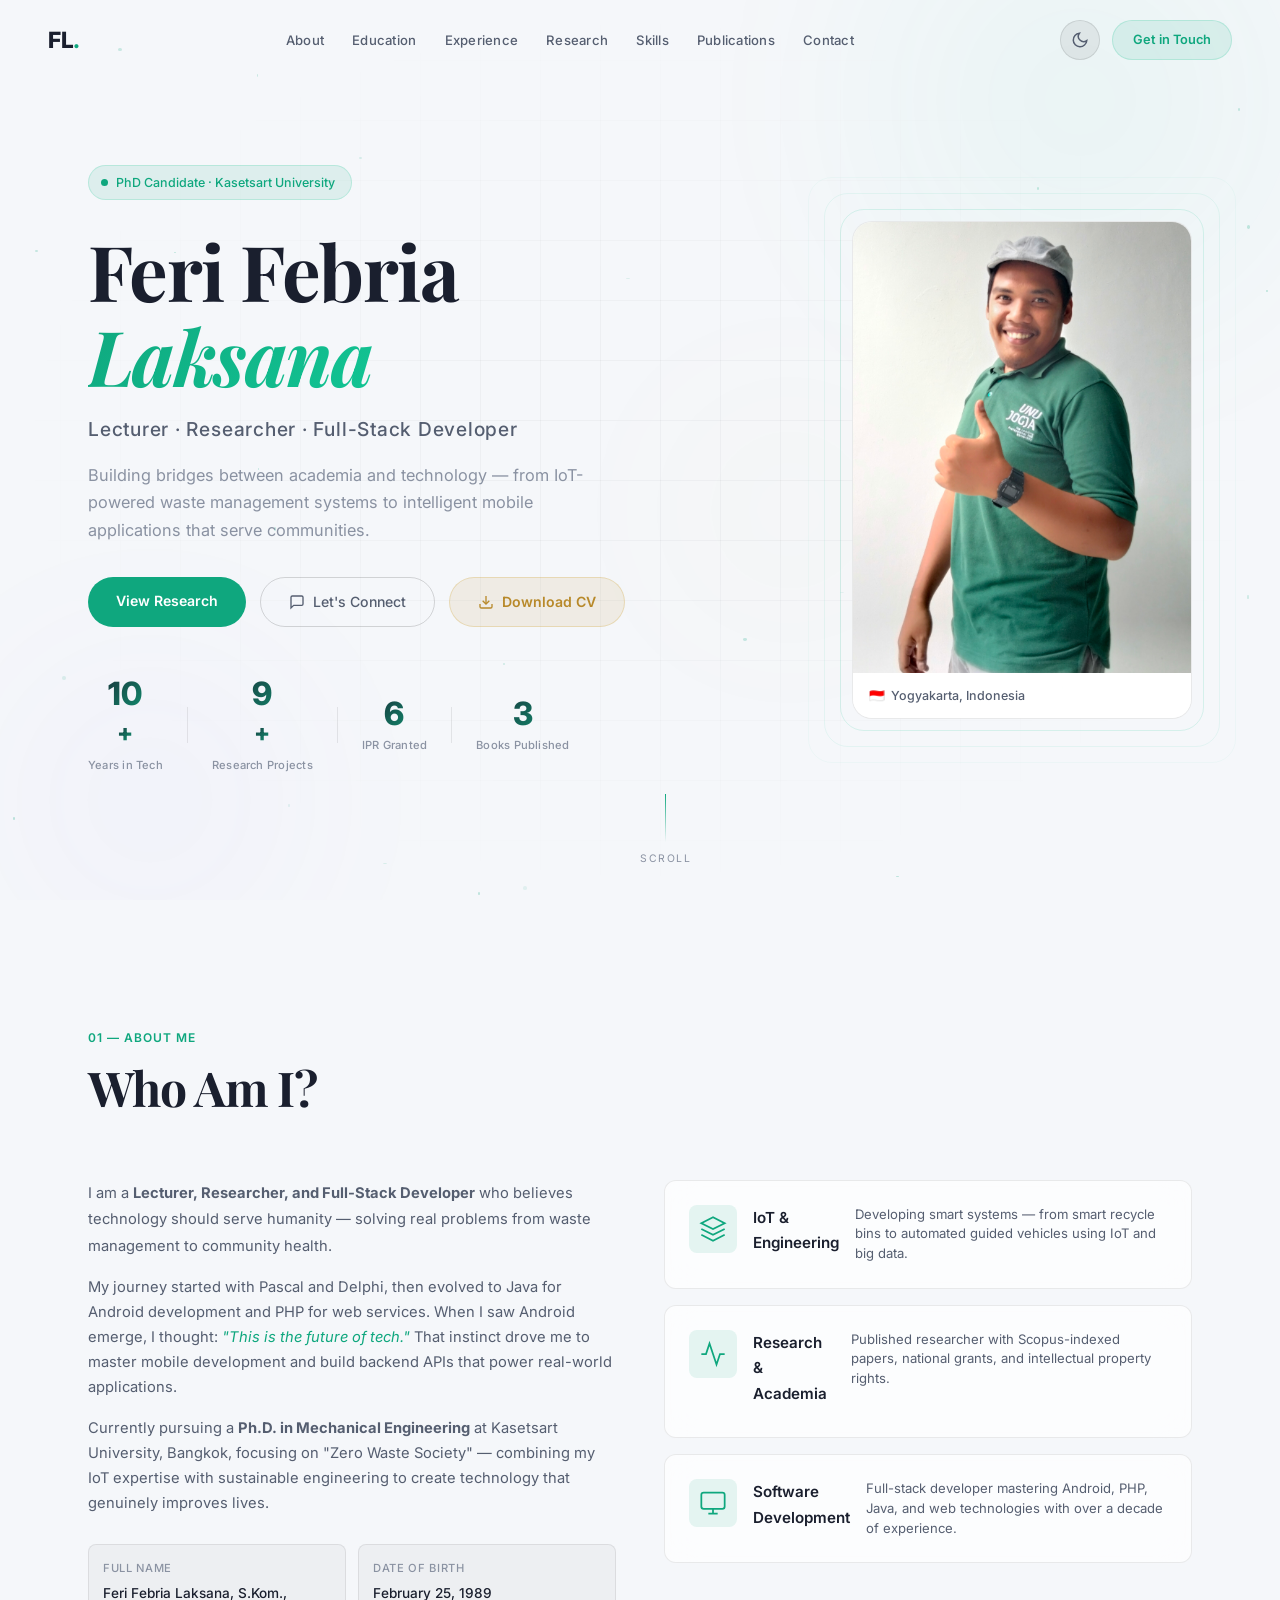
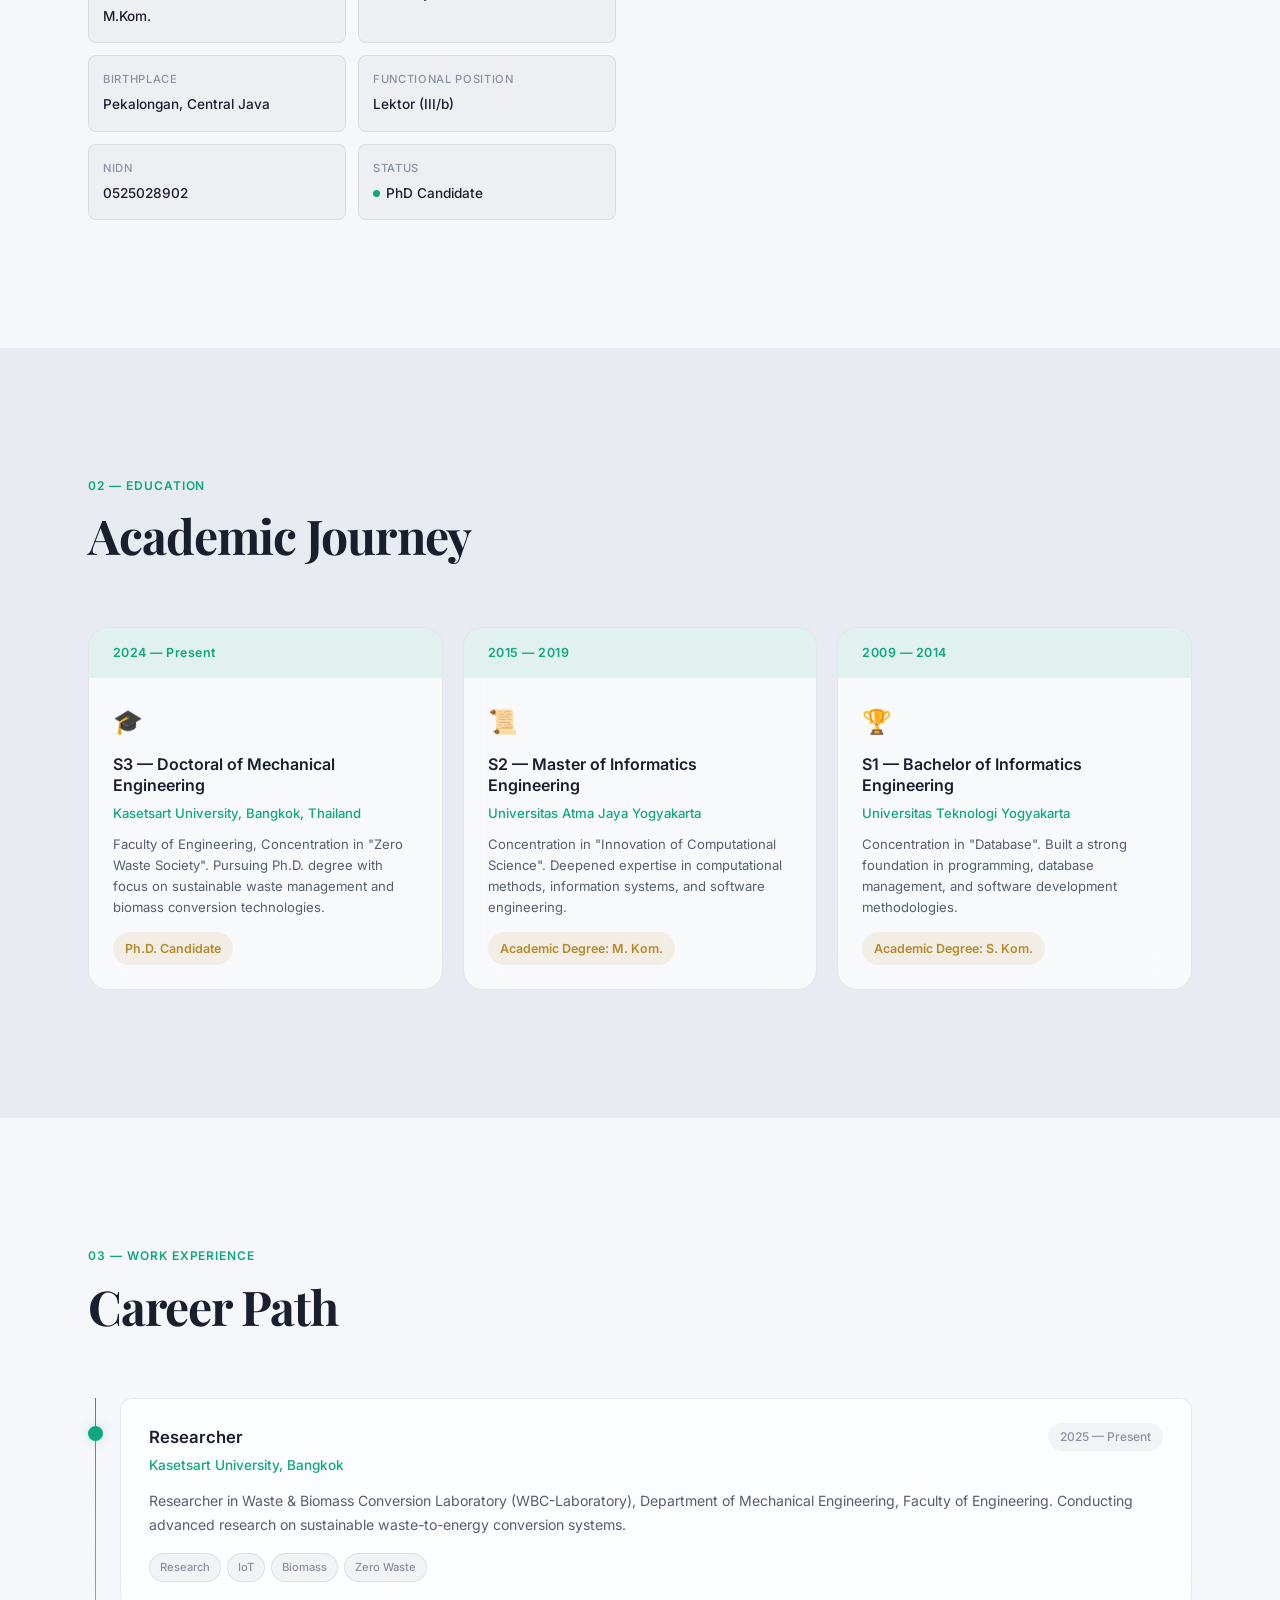
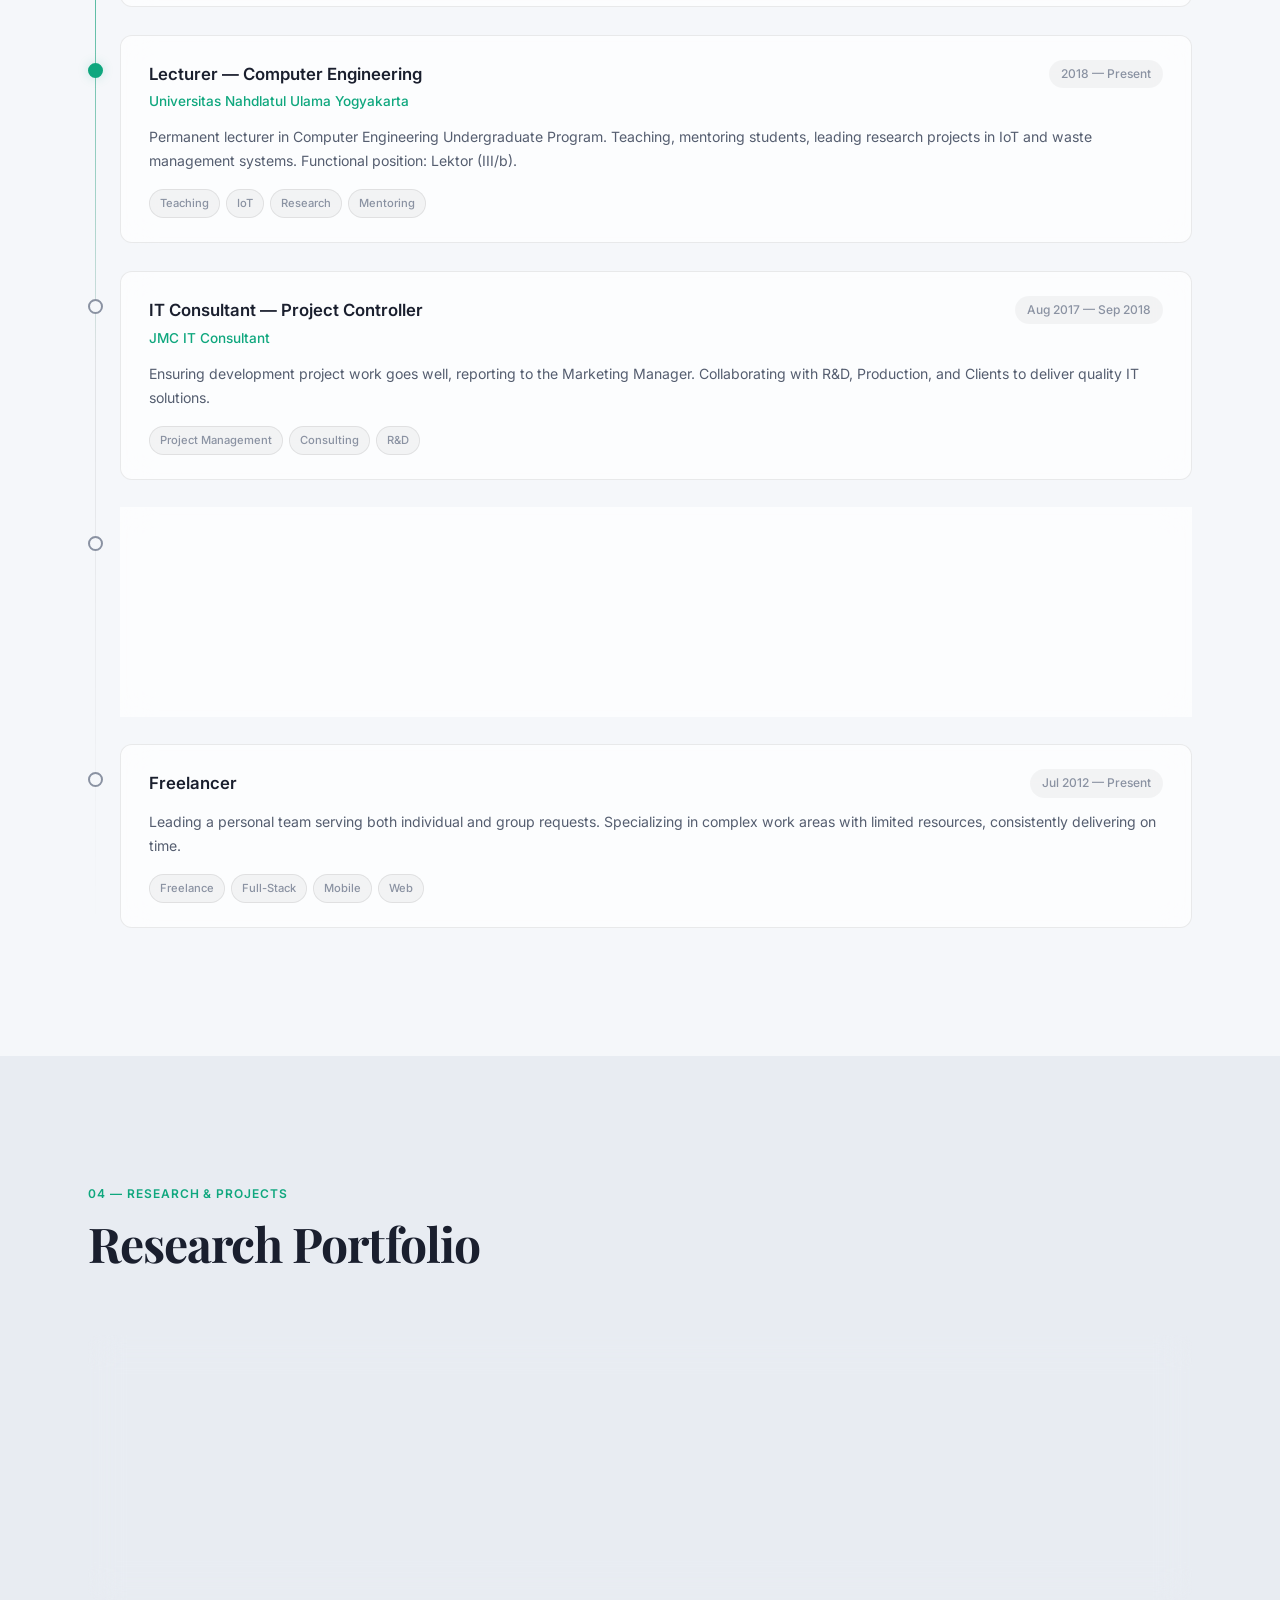
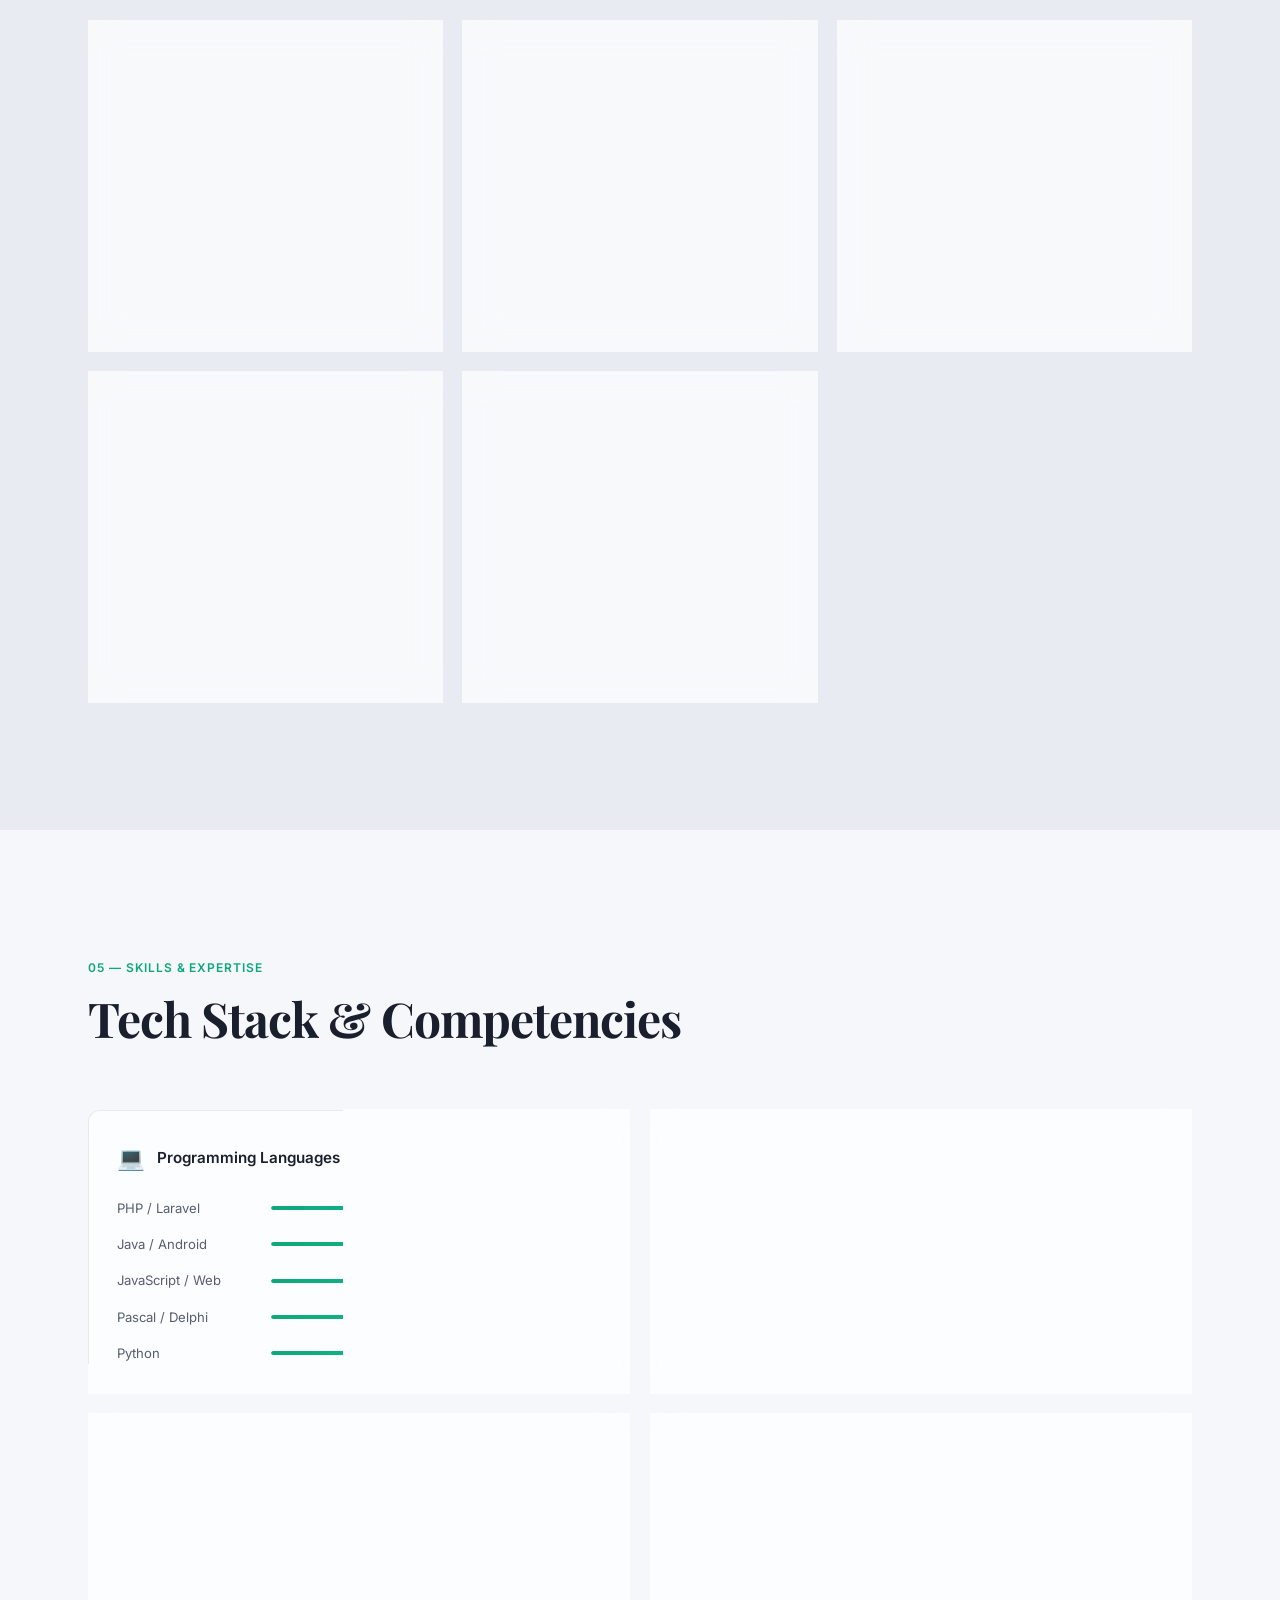
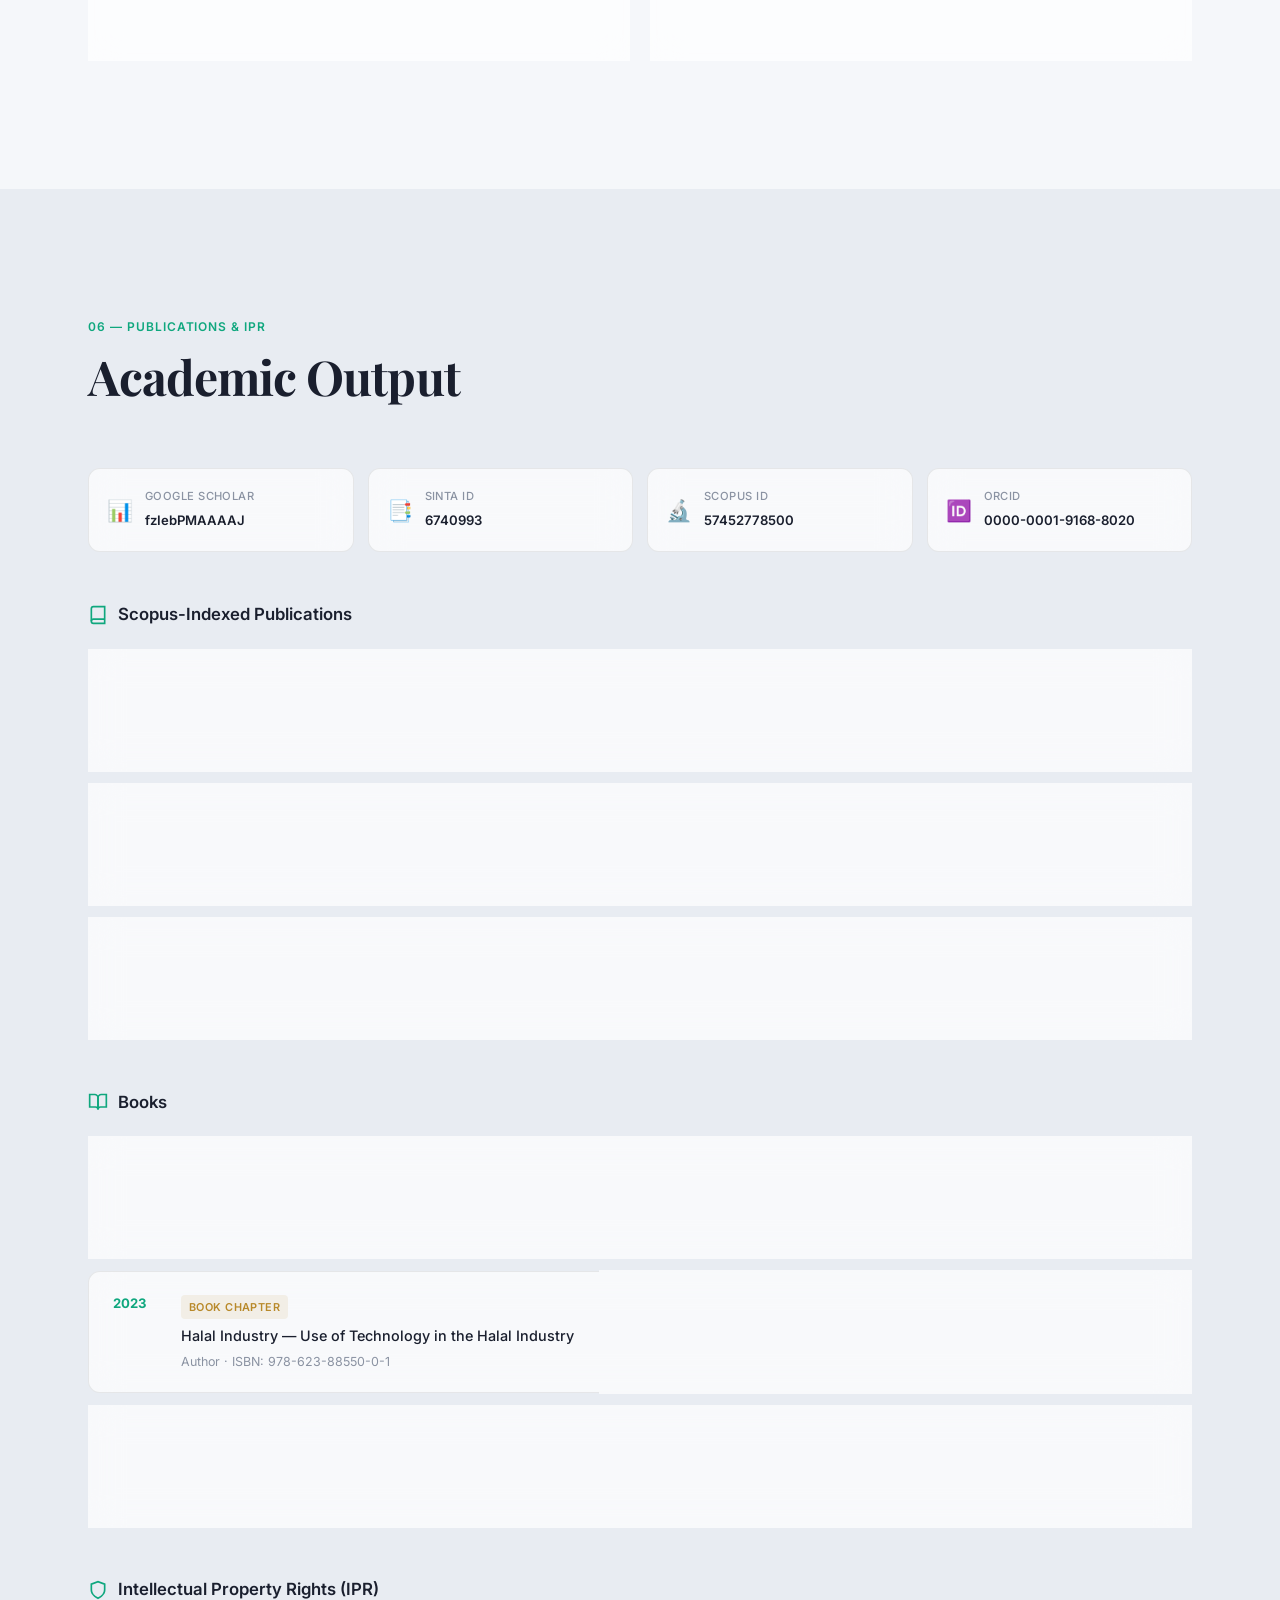
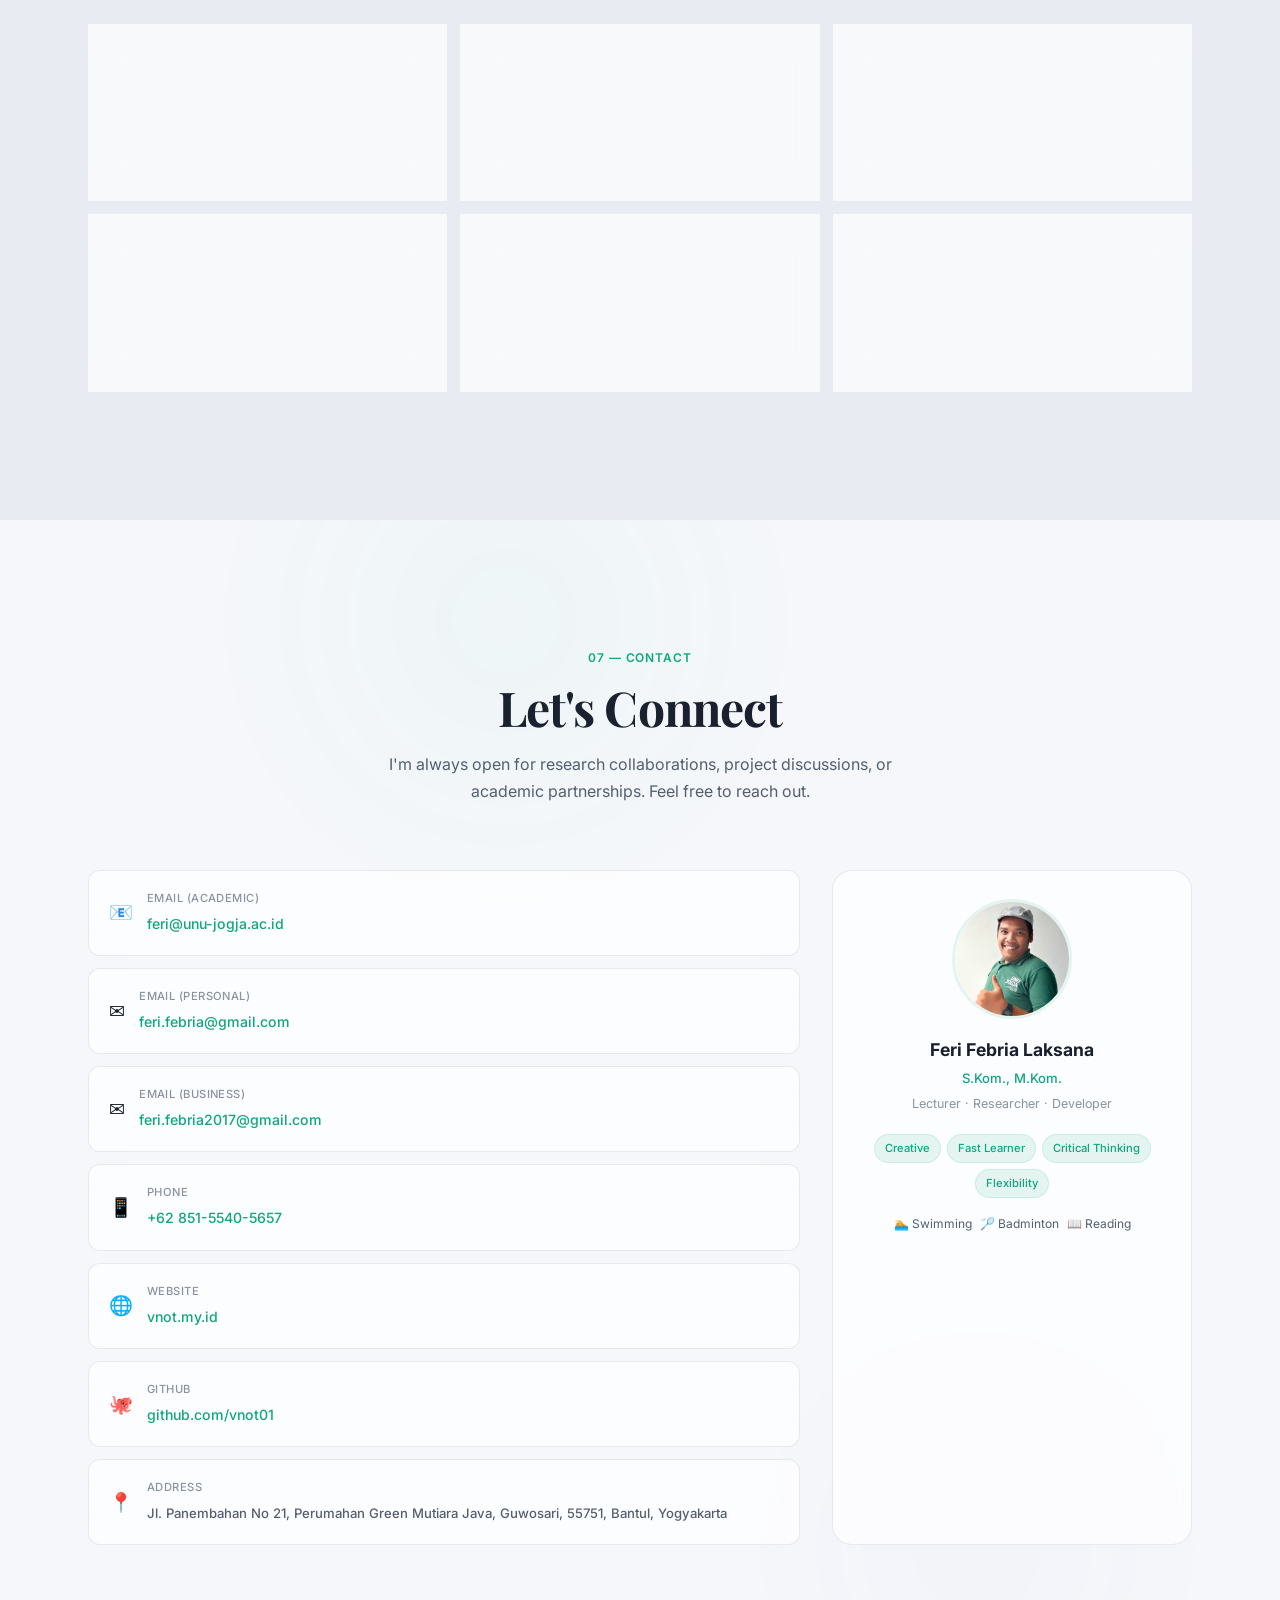
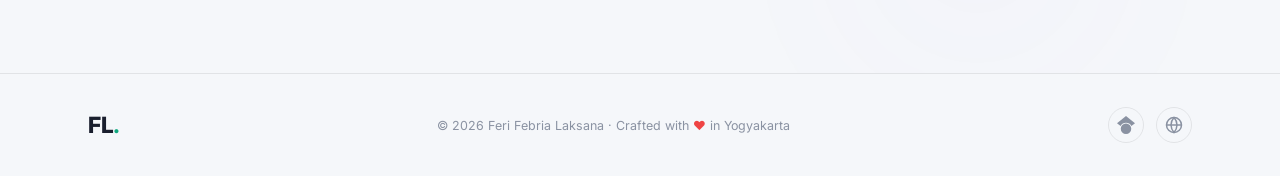
<file: v3/index.html>
<!DOCTYPE html>
<html lang="en" data-theme="dark">

<head>
  <meta charset="UTF-8" />
  <meta name="viewport" content="width=device-width, initial-scale=1.0" />
  <title>Feri Febria Laksana — Lecturer · Researcher · Developer</title>
  <meta name="description"
    content="Personal profile of Feri Febria Laksana, S.Kom., M.Kom. — Lecturer, Researcher in IoT & Waste Management, and Full-Stack Developer." />
  <meta name="color-scheme" content="dark light" />
  <link rel="preconnect" href="https://fonts.googleapis.com" />
  <link rel="preconnect" href="https://fonts.gstatic.com" crossorigin />
  <link
    href="https://fonts.googleapis.com/css2?family=Inter:wght@300;400;500;600;700;800&family=Playfair+Display:ital,wght@0,400;0,700;1,400&display=swap"
    rel="stylesheet" />
  <link rel="stylesheet" href="style.css" />
  <!-- Prevent FOUC: apply saved theme before render -->
  <script>
    (function () {
      const saved = localStorage.getItem('theme');
      const prefersDark = window.matchMedia('(prefers-color-scheme: dark)').matches;
      const theme = saved || (prefersDark ? 'dark' : 'light');
      document.documentElement.setAttribute('data-theme', theme);
    })();
  </script>
</head>

<body>

  <!-- CURSOR GLOW -->
  <div class="cursor-glow" id="cursorGlow"></div>

  <!-- NAVIGATION -->
  <nav class="nav" id="nav">
    <div class="nav-inner">
      <a href="#hero" class="nav-logo">FL<span class="dot">.</span></a>
      <ul class="nav-links">
        <li><a href="#about" class="nav-link">About</a></li>
        <li><a href="#education" class="nav-link">Education</a></li>
        <li><a href="#experience" class="nav-link">Experience</a></li>
        <li><a href="#research" class="nav-link">Research</a></li>
        <li><a href="#skills" class="nav-link">Skills</a></li>
        <li><a href="#publications" class="nav-link">Publications</a></li>
        <li><a href="#contact" class="nav-link">Contact</a></li>
      </ul>
      <div class="nav-actions">
        <!-- THEME TOGGLE -->
        <button class="theme-toggle" id="themeToggle" aria-label="Toggle theme">
          <svg class="theme-icon sun" width="18" height="18" viewBox="0 0 24 24" fill="none" stroke="currentColor"
            stroke-width="2">
            <circle cx="12" cy="12" r="5" />
            <line x1="12" y1="1" x2="12" y2="3" />
            <line x1="12" y1="21" x2="12" y2="23" />
            <line x1="4.22" y1="4.22" x2="5.64" y2="5.64" />
            <line x1="18.36" y1="18.36" x2="19.78" y2="19.78" />
            <line x1="1" y1="12" x2="3" y2="12" />
            <line x1="21" y1="12" x2="23" y2="12" />
            <line x1="4.22" y1="19.78" x2="5.64" y2="18.36" />
            <line x1="18.36" y1="5.64" x2="19.78" y2="4.22" />
          </svg>
          <svg class="theme-icon moon" width="18" height="18" viewBox="0 0 24 24" fill="none" stroke="currentColor"
            stroke-width="2">
            <path d="M21 12.79A9 9 0 1 1 11.21 3 7 7 0 0 0 21 12.79z" />
          </svg>
        </button>
        <a href="#contact" class="nav-cta">Get in Touch</a>
      </div>
      <button class="hamburger" id="hamburger" aria-label="Menu">
        <span></span><span></span><span></span>
      </button>
    </div>
    <div class="mobile-menu" id="mobileMenu">
      <a href="#about" class="mobile-link">About</a>
      <a href="#education" class="mobile-link">Education</a>
      <a href="#experience" class="mobile-link">Experience</a>
      <a href="#research" class="mobile-link">Research</a>
      <a href="#skills" class="mobile-link">Skills</a>
      <a href="#publications" class="mobile-link">Publications</a>
      <a href="#contact" class="mobile-link">Contact</a>
    </div>
  </nav>

  <!-- HERO SECTION -->
  <section class="hero" id="hero">
    <div class="hero-bg">
      <div class="orb orb-1"></div>
      <div class="orb orb-2"></div>
      <div class="orb orb-3"></div>
      <div class="grid-overlay"></div>
      <div class="particle-field" id="particleField"></div>
    </div>
    <div class="hero-content">
      <div class="hero-badge">
        <span class="badge-dot"></span>
        PhD Candidate · Kasetsart University
      </div>
      <h1 class="hero-name">Feri Febria<br /><em>Laksana</em></h1>
      <p class="hero-title">Lecturer · Researcher · Full-Stack Developer</p>
      <p class="hero-subtitle">Building bridges between academia and technology — from IoT-powered waste management
        systems to intelligent mobile applications that serve communities.</p>
      <div class="hero-actions">
        <a href="#research" class="btn-primary">View Research</a>
        <a href="#contact" class="btn-ghost">
          <svg width="16" height="16" viewBox="0 0 24 24" fill="none" stroke="currentColor" stroke-width="2">
            <path d="M21 15a2 2 0 0 1-2 2H7l-4 4V5a2 2 0 0 1 2-2h14a2 2 0 0 1 2 2z" />
          </svg>
          Let's Connect
        </a>
        <a href="https://cloud.unu-jogja.ac.id/index.php/s/wAXSjYiNXZk7SB3" class="btn-cv" download>
          <svg width="16" height="16" viewBox="0 0 24 24" fill="none" stroke="currentColor" stroke-width="2">
            <path d="M21 15v4a2 2 0 0 1-2 2H5a2 2 0 0 1-2-2v-4" />
            <polyline points="7 10 12 15 17 10" />
            <line x1="12" y1="15" x2="12" y2="3" />
          </svg>
          Download CV
        </a>
      </div>
      <div class="hero-stats">
        <div class="stat">
          <span class="stat-num" data-count="10">0</span><span class="stat-plus">+</span>
          <span class="stat-label">Years in Tech</span>
        </div>
        <div class="stat-divider"></div>
        <div class="stat">
          <span class="stat-num" data-count="9">0</span><span class="stat-plus">+</span>
          <span class="stat-label">Research Projects</span>
        </div>
        <div class="stat-divider"></div>
        <div class="stat">
          <span class="stat-num" data-count="6">0</span>
          <span class="stat-label">IPR Granted</span>
        </div>
        <div class="stat-divider"></div>
        <div class="stat">
          <span class="stat-num" data-count="3">0</span>
          <span class="stat-label">Books Published</span>
        </div>
      </div>
    </div>
    <div class="hero-avatar-wrap">
      <div class="avatar-ring ring-3"></div>
      <div class="avatar-ring ring-2"></div>
      <div class="avatar-ring ring-1"></div>
      <div class="avatar-card">
        <div class="avatar-img-wrap">
          <img src="../me-full.jpg" alt="Feri Febria Laksana" class="avatar-img" />
        </div>
        <div class="avatar-badge">
          <span>🇮🇩</span> Yogyakarta, Indonesia
        </div>
      </div>
    </div>
    <div class="scroll-indicator">
      <div class="scroll-line"></div>
      <span>scroll</span>
    </div>
  </section>

  <!-- ABOUT -->
  <section class="section" id="about">
    <div class="container">
      <div class="section-header">
        <span class="section-tag">01 — About Me</span>
        <h2 class="section-title">Who Am I?</h2>
      </div>
      <div class="about-grid">
        <div class="about-text">
          <p class="about-lead">I am a <strong>Lecturer, Researcher, and Full-Stack Developer</strong> who believes
            technology should serve humanity — solving real problems from waste management to community health.</p>
          <p>My journey started with Pascal and Delphi, then evolved to Java for Android development and PHP for web
            services. When I saw Android emerge, I thought: <em>"This is the future of tech."</em> That instinct drove
            me to master mobile development and build backend APIs that power real-world applications.</p>
          <p>Currently pursuing a <strong>Ph.D. in Mechanical Engineering</strong> at Kasetsart University, Bangkok,
            focusing on "Zero Waste Society" — combining my IoT expertise with sustainable engineering to create
            technology that genuinely improves lives.</p>
          <div class="about-info-grid">
            <div class="info-item">
              <span class="info-label">Full Name</span>
              <span class="info-value">Feri Febria Laksana, S.Kom., M.Kom.</span>
            </div>
            <div class="info-item">
              <span class="info-label">Date of Birth</span>
              <span class="info-value">February 25, 1989</span>
            </div>
            <div class="info-item">
              <span class="info-label">Birthplace</span>
              <span class="info-value">Pekalongan, Central Java</span>
            </div>
            <div class="info-item">
              <span class="info-label">Functional Position</span>
              <span class="info-value">Lektor (III/b)</span>
            </div>
            <div class="info-item">
              <span class="info-label">NIDN</span>
              <span class="info-value">0525028902</span>
            </div>
            <div class="info-item">
              <span class="info-label">Status</span>
              <span class="info-value"><span class="status-dot"></span> PhD Candidate</span>
            </div>
          </div>
        </div>
        <div class="about-card-wrap">
          <div class="about-card glass">
            <div class="about-card-inner">
              <div class="card-icon-wrap">
                <svg width="28" height="28" viewBox="0 0 24 24" fill="none" stroke="currentColor" stroke-width="1.5">
                  <path d="M12 2L2 7l10 5 10-5-10-5z" />
                  <path d="M2 17l10 5 10-5" />
                  <path d="M2 12l10 5 10-5" />
                </svg>
              </div>
              <h3>IoT & Engineering</h3>
              <p>Developing smart systems — from smart recycle bins to automated guided vehicles using IoT and big data.
              </p>
            </div>
          </div>
          <div class="about-card glass">
            <div class="about-card-inner">
              <div class="card-icon-wrap">
                <svg width="28" height="28" viewBox="0 0 24 24" fill="none" stroke="currentColor" stroke-width="1.5">
                  <path d="M22 12h-4l-3 9L9 3l-3 9H2" />
                </svg>
              </div>
              <h3>Research & Academia</h3>
              <p>Published researcher with Scopus-indexed papers, national grants, and intellectual property rights.</p>
            </div>
          </div>
          <div class="about-card glass">
            <div class="about-card-inner">
              <div class="card-icon-wrap">
                <svg width="28" height="28" viewBox="0 0 24 24" fill="none" stroke="currentColor" stroke-width="1.5">
                  <rect x="2" y="3" width="20" height="14" rx="2" />
                  <path d="M8 21h8M12 17v4" />
                </svg>
              </div>
              <h3>Software Development</h3>
              <p>Full-stack developer mastering Android, PHP, Java, and web technologies with over a decade of
                experience.</p>
            </div>
          </div>
        </div>
      </div>
    </div>
  </section>

  <!-- EDUCATION -->
  <section class="section section-alt" id="education">
    <div class="container">
      <div class="section-header">
        <span class="section-tag">02 — Education</span>
        <h2 class="section-title">Academic Journey</h2>
      </div>
      <div class="edu-grid">
        <div class="edu-card glass" data-aos>
          <div class="edu-year">2024 — Present</div>
          <div class="edu-body">
            <div class="edu-icon">🎓</div>
            <h3>S3 — Doctoral of Mechanical Engineering</h3>
            <p class="edu-school">Kasetsart University, Bangkok, Thailand</p>
            <p class="edu-desc">Faculty of Engineering, Concentration in "Zero Waste Society". Pursuing Ph.D. degree
              with focus on sustainable waste management and biomass conversion technologies.</p>
            <div class="edu-gpa">Ph.D. Candidate</div>
          </div>
        </div>
        <div class="edu-card glass" data-aos>
          <div class="edu-year">2015 — 2019</div>
          <div class="edu-body">
            <div class="edu-icon">📜</div>
            <h3>S2 — Master of Informatics Engineering</h3>
            <p class="edu-school">Universitas Atma Jaya Yogyakarta</p>
            <p class="edu-desc">Concentration in "Innovation of Computational Science". Deepened expertise in
              computational methods, information systems, and software engineering.</p>
            <div class="edu-gpa">Academic Degree: M. Kom.</div>
          </div>
        </div>
        <div class="edu-card glass" data-aos>
          <div class="edu-year">2009 — 2014</div>
          <div class="edu-body">
            <div class="edu-icon">🏆</div>
            <h3>S1 — Bachelor of Informatics Engineering</h3>
            <p class="edu-school">Universitas Teknologi Yogyakarta</p>
            <p class="edu-desc">Concentration in "Database". Built a strong foundation in programming, database
              management, and software development methodologies.</p>
            <div class="edu-gpa">Academic Degree: S. Kom.</div>
          </div>
        </div>
      </div>
    </div>
  </section>

  <!-- EXPERIENCE -->
  <section class="section" id="experience">
    <div class="container">
      <div class="section-header">
        <span class="section-tag">03 — Work Experience</span>
        <h2 class="section-title">Career Path</h2>
      </div>
      <div class="timeline">

        <div class="timeline-item" data-aos>
          <div class="timeline-dot active"></div>
          <div class="timeline-content glass">
            <div class="timeline-header">
              <div>
                <h3 class="job-title">Researcher</h3>
                <p class="job-company">Kasetsart University, Bangkok</p>
              </div>
              <span class="job-period">2025 — Present</span>
            </div>
            <p class="job-desc">Researcher in Waste & Biomass Conversion Laboratory (WBC-Laboratory), Department of
              Mechanical Engineering, Faculty of Engineering. Conducting advanced research on sustainable
              waste-to-energy conversion systems.</p>
            <div class="job-tags">
              <span class="tag">Research</span><span class="tag">IoT</span><span class="tag">Biomass</span><span
                class="tag">Zero Waste</span>
            </div>
          </div>
        </div>

        <div class="timeline-item" data-aos>
          <div class="timeline-dot active"></div>
          <div class="timeline-content glass">
            <div class="timeline-header">
              <div>
                <h3 class="job-title">Lecturer — Computer Engineering</h3>
                <p class="job-company">Universitas Nahdlatul Ulama Yogyakarta</p>
              </div>
              <span class="job-period">2018 — Present</span>
            </div>
            <p class="job-desc">Permanent lecturer in Computer Engineering Undergraduate Program. Teaching, mentoring
              students, leading research projects in IoT and waste management systems. Functional position: Lektor
              (III/b).</p>
            <div class="job-tags">
              <span class="tag">Teaching</span><span class="tag">IoT</span><span class="tag">Research</span><span
                class="tag">Mentoring</span>
            </div>
          </div>
        </div>

        <div class="timeline-item" data-aos>
          <div class="timeline-dot"></div>
          <div class="timeline-content glass">
            <div class="timeline-header">
              <div>
                <h3 class="job-title">IT Consultant — Project Controller</h3>
                <p class="job-company">JMC IT Consultant</p>
              </div>
              <span class="job-period">Aug 2017 — Sep 2018</span>
            </div>
            <p class="job-desc">Ensuring development project work goes well, reporting to the Marketing Manager.
              Collaborating with R&D, Production, and Clients to deliver quality IT solutions.</p>
            <div class="job-tags">
              <span class="tag">Project Management</span><span class="tag">Consulting</span><span class="tag">R&D</span>
            </div>
          </div>
        </div>

        <div class="timeline-item" data-aos>
          <div class="timeline-dot"></div>
          <div class="timeline-content glass">
            <div class="timeline-header">
              <div>
                <h3 class="job-title">System Dev Manager / Android Programmer</h3>
                <p class="job-company">CV. Threepreneur</p>
              </div>
              <span class="job-period">Jun 2013 — Jul 2016</span>
            </div>
            <p class="job-desc">Information Technology startup focusing on IT solutions and procurement. Successfully
              managed projects for Government Agencies handling very large datasets (Big Data).</p>
            <div class="job-tags">
              <span class="tag">Android</span><span class="tag">Big Data</span><span class="tag">Management</span><span
                class="tag">Government</span>
            </div>
          </div>
        </div>

        <div class="timeline-item" data-aos>
          <div class="timeline-dot"></div>
          <div class="timeline-content glass">
            <div class="timeline-header">
              <div>
                <h3 class="job-title">Freelancer</h3>
              </div>
              <span class="job-period">Jul 2012 — Present</span>
            </div>
            <p class="job-desc">Leading a personal team serving both individual and group requests. Specializing in
              complex work areas with limited resources, consistently delivering on time.</p>
            <div class="job-tags">
              <span class="tag">Freelance</span><span class="tag">Full-Stack</span><span class="tag">Mobile</span><span
                class="tag">Web</span>
            </div>
          </div>
        </div>

      </div>
    </div>
  </section>

  <!-- RESEARCH & PROJECTS -->
  <section class="section section-alt" id="research">
    <div class="container">
      <div class="section-header">
        <span class="section-tag">04 — Research & Projects</span>
        <h2 class="section-title">Research Portfolio</h2>
      </div>
      <div class="research-grid">

        <div class="research-card glass featured" data-aos>
          <div class="research-badge">National Grant</div>
          <div class="research-year">2023</div>
          <h3>Smart Recycle Bin "MySmartRecycleBin"</h3>
          <p>Development of IoT-based smart trash can with Big Data integration for waste management supporting
            sustainable development.</p>
          <div class="research-role">
            <span class="role-badge leader">Leader / Main Researcher</span>
          </div>
          <div class="project-tags">
            <span class="tag">IoT</span><span class="tag">Big Data</span><span class="tag">Sustainability</span>
          </div>
        </div>

        <div class="research-card glass" data-aos>
          <div class="research-badge">National Grant</div>
          <div class="research-year">2022</div>
          <h3>Waste Management Information System (SIPaH)</h3>
          <p>Applying Big Data Technology and Prototyping Methods for comprehensive waste management.</p>
          <div class="research-role">
            <span class="role-badge leader">Leader / Main Researcher</span>
          </div>
          <div class="project-tags">
            <span class="tag">Big Data</span><span class="tag">Prototyping</span><span class="tag">Information
              System</span>
          </div>
        </div>

        <div class="research-card glass" data-aos>
          <div class="research-badge">National Grant</div>
          <div class="research-year">2022</div>
          <h3>Supply Chain + IoT for Waste Management</h3>
          <p>Application of Supply Chain Management and Internet of Things in a Sustainable Waste Management System.</p>
          <div class="research-role">
            <span class="role-badge colead">Co-Leader & Developer</span>
          </div>
          <div class="project-tags">
            <span class="tag">SCM</span><span class="tag">IoT</span><span class="tag">Sustainability</span>
          </div>
        </div>

        <div class="research-card glass" data-aos>
          <div class="research-badge">National Grant</div>
          <div class="research-year">2023</div>
          <h3>Robotics in Logistics Automation</h3>
          <p>Optimizing the Potential of Robotics in Logistics Automation Through Downstreaming Expertise.</p>
          <div class="research-role">
            <span class="role-badge leader">Leader / Main Researcher</span>
          </div>
          <div class="project-tags">
            <span class="tag">Robotics</span><span class="tag">AGV</span><span class="tag">Logistics</span>
          </div>
        </div>

        <div class="research-card glass" data-aos>
          <div class="research-badge">Community Service</div>
          <div class="research-year">2023</div>
          <h3>Smart Waste Scales — Mataram Fort Park</h3>
          <p>Integrated smart waste weighing system in Pleret Village to improve environmental and community health.</p>
          <div class="research-role">
            <span class="role-badge colead">Co-Leader</span>
          </div>
          <div class="project-tags">
            <span class="tag">Smart Scales</span><span class="tag">Community</span><span class="tag">Health</span>
          </div>
        </div>

        <div class="research-card glass" data-aos>
          <div class="research-badge">Community Service</div>
          <div class="research-year">2023</div>
          <h3>Prototype AGV for Warehouse</h3>
          <p>Development of Prototype Automated Guided Vehicles for the Warehouse Sector at PT Stechoq Robotika
            Indonesia.</p>
          <div class="research-role">
            <span class="role-badge leader">Leader / Main Researcher</span>
          </div>
          <div class="project-tags">
            <span class="tag">AGV</span><span class="tag">Robotics</span><span class="tag">Warehouse</span>
          </div>
        </div>

      </div>
    </div>
  </section>

  <!-- SKILLS -->
  <section class="section" id="skills">
    <div class="container">
      <div class="section-header">
        <span class="section-tag">05 — Skills & Expertise</span>
        <h2 class="section-title">Tech Stack & Competencies</h2>
      </div>
      <div class="skills-grid">

        <div class="skill-category glass" data-aos>
          <div class="skill-cat-header">
            <div class="skill-cat-icon">💻</div>
            <h3>Programming Languages</h3>
          </div>
          <div class="skill-list">
            <div class="skill-item"><span class="skill-name">PHP / Laravel</span>
              <div class="skill-bar">
                <div class="skill-fill" style="--w:90%"></div>
              </div>
            </div>
            <div class="skill-item"><span class="skill-name">Java / Android</span>
              <div class="skill-bar">
                <div class="skill-fill" style="--w:88%"></div>
              </div>
            </div>
            <div class="skill-item"><span class="skill-name">JavaScript / Web</span>
              <div class="skill-bar">
                <div class="skill-fill" style="--w:85%"></div>
              </div>
            </div>
            <div class="skill-item"><span class="skill-name">Pascal / Delphi</span>
              <div class="skill-bar">
                <div class="skill-fill" style="--w:75%"></div>
              </div>
            </div>
            <div class="skill-item"><span class="skill-name">Python</span>
              <div class="skill-bar">
                <div class="skill-fill" style="--w:70%"></div>
              </div>
            </div>
          </div>
        </div>

        <div class="skill-category glass" data-aos>
          <div class="skill-cat-header">
            <div class="skill-cat-icon">🔧</div>
            <h3>IoT & Engineering</h3>
          </div>
          <div class="skill-list">
            <div class="skill-item"><span class="skill-name">Arduino / ESP32</span>
              <div class="skill-bar">
                <div class="skill-fill" style="--w:90%"></div>
              </div>
            </div>
            <div class="skill-item"><span class="skill-name">RFID / Sensors</span>
              <div class="skill-bar">
                <div class="skill-fill" style="--w:85%"></div>
              </div>
            </div>
            <div class="skill-item"><span class="skill-name">Embedded Systems</span>
              <div class="skill-bar">
                <div class="skill-fill" style="--w:80%"></div>
              </div>
            </div>
          </div>
        </div>

        <div class="skill-category glass" data-aos>
          <div class="skill-cat-header">
            <div class="skill-cat-icon">🗄️</div>
            <h3>Database & Backend</h3>
          </div>
          <div class="skill-list">
            <div class="skill-item"><span class="skill-name">MySQL / MariaDB</span>
              <div class="skill-bar">
                <div class="skill-fill" style="--w:92%"></div>
              </div>
            </div>
            <div class="skill-item"><span class="skill-name">RESTful API Design</span>
              <div class="skill-bar">
                <div class="skill-fill" style="--w:88%"></div>
              </div>
            </div>
            <div class="skill-item"><span class="skill-name">Big Data Technologies</span>
              <div class="skill-bar">
                <div class="skill-fill" style="--w:75%"></div>
              </div>
            </div>
            <div class="skill-item"><span class="skill-name">Server Administration</span>
              <div class="skill-bar">
                <div class="skill-fill" style="--w:78%"></div>
              </div>
            </div>
          </div>
        </div>

        <div class="skill-category glass" data-aos>
          <div class="skill-cat-header">
            <div class="skill-cat-icon">🧠</div>
            <h3>Research & Soft Skills</h3>
          </div>
          <div class="skill-list">
            <div class="skill-item"><span class="skill-name">Research Methodology</span>
              <div class="skill-bar">
                <div class="skill-fill" style="--w:90%"></div>
              </div>
            </div>
            <div class="skill-item"><span class="skill-name">Academic Writing</span>
              <div class="skill-bar">
                <div class="skill-fill" style="--w:85%"></div>
              </div>
            </div>
            <div class="skill-item"><span class="skill-name">Project Management</span>
              <div class="skill-bar">
                <div class="skill-fill" style="--w:82%"></div>
              </div>
            </div>
            <div class="skill-item"><span class="skill-name">Critical Thinking</span>
              <div class="skill-bar">
                <div class="skill-fill" style="--w:88%"></div>
              </div>
            </div>
          </div>
        </div>

      </div>
    </div>
  </section>

  <!-- PUBLICATIONS & IPR -->
  <section class="section section-alt" id="publications">
    <div class="container">
      <div class="section-header">
        <span class="section-tag">06 — Publications & IPR</span>
        <h2 class="section-title">Academic Output</h2>
      </div>

      <!-- Publication Metrics -->
      <div class="metrics-bar">
        <a href="https://scholar.google.com/citations?user=fzIebPMAAAAJ" target="_blank" class="metric-item glass">
          <span class="metric-icon">📊</span>
          <div>
            <span class="metric-label">Google Scholar</span>
            <span class="metric-value">fzIebPMAAAAJ</span>
          </div>
        </a>
        <a href="https://sinta.kemdiktisaintek.go.id/authors/profile/6740993" target="_blank" class="metric-item glass">
          <span class="metric-icon">📑</span>
          <div>
            <span class="metric-label">SINTA ID</span>
            <span class="metric-value">6740993</span>
          </div>
        </a>
        <a href="https://www.scopus.com/authid/detail.uri?authorId=57452778500" target="_blank"
          class="metric-item glass">
          <span class="metric-icon">🔬</span>
          <div>
            <span class="metric-label">Scopus ID</span>
            <span class="metric-value">57452778500</span>
          </div>
        </a>
        <a href="https://orcid.org/0000-0001-9168-8020" target="_blank" class="metric-item glass">
          <span class="metric-icon">🆔</span>
          <div>
            <span class="metric-label">ORCID</span>
            <span class="metric-value">0000-0001-9168-8020</span>
          </div>
        </a>
      </div>

      <!-- Scopus Publications -->
      <div class="pub-section">
        <h3 class="pub-section-title">
          <svg width="20" height="20" viewBox="0 0 24 24" fill="none" stroke="currentColor" stroke-width="2">
            <path d="M4 19.5A2.5 2.5 0 0 1 6.5 17H20" />
            <path d="M6.5 2H20v20H6.5A2.5 2.5 0 0 1 4 19.5v-15A2.5 2.5 0 0 1 6.5 2z" />
          </svg>
          Scopus-Indexed Publications
        </h3>
        <div class="pub-list">
          <div class="pub-item glass" data-aos>
            <div class="pub-year">2025</div>
            <div class="pub-body">
              <span class="pub-index scopus">Scopus Q3</span>
              <h4>Possible values of lattice constant of silicene growth on substrate: Density functional calculation
              </h4>
              <p class="pub-role">Co-Author</p>
            </div>
          </div>
          <div class="pub-item glass" data-aos>
            <div class="pub-year">2022</div>
            <div class="pub-body">
              <span class="pub-index scopus">Scopus Q3</span>
              <h4>Users' perceptions of the "My Medicine" mobile app usability</h4>
              <p class="pub-role">Co-Author & Developer</p>
            </div>
          </div>
          <div class="pub-item glass" data-aos>
            <div class="pub-year">2022</div>
            <div class="pub-body">
              <span class="pub-index scopus">Scopus Q4</span>
              <h4>Development of a Survey Instrument Mobile App to Determine the Map Location of a Drugstore</h4>
              <p class="pub-role">Co-Author & Developer</p>
            </div>
          </div>
        </div>
      </div>

      <!-- Books -->
      <div class="pub-section">
        <h3 class="pub-section-title">
          <svg width="20" height="20" viewBox="0 0 24 24" fill="none" stroke="currentColor" stroke-width="2">
            <path d="M2 3h6a4 4 0 0 1 4 4v14a3 3 0 0 0-3-3H2z" />
            <path d="M22 3h-6a4 4 0 0 0-4 4v14a3 3 0 0 1 3-3h7z" />
          </svg>
          Books
        </h3>
        <div class="pub-list">
          <div class="pub-item glass" data-aos>
            <div class="pub-year">2023</div>
            <div class="pub-body">
              <span class="pub-index book">Reference Book</span>
              <h4>Concepts of Artificial Intelligence</h4>
              <p class="pub-role">Author · ISBN: 978-623-8708-03-1</p>
            </div>
          </div>
          <div class="pub-item glass" data-aos>
            <div class="pub-year">2023</div>
            <div class="pub-body">
              <span class="pub-index book">Book Chapter</span>
              <h4>Halal Industry — Use of Technology in the Halal Industry</h4>
              <p class="pub-role">Author · ISBN: 978-623-88550-0-1</p>
            </div>
          </div>
          <div class="pub-item glass" data-aos>
            <div class="pub-year">2023</div>
            <div class="pub-body">
              <span class="pub-index book">Book Chapter</span>
              <h4>Is Monolayer Silicene Stable? Simulation Using First-Principles</h4>
              <p class="pub-role">Co-Author · SDGs Book</p>
            </div>
          </div>
        </div>
      </div>

      <!-- IPR -->
      <div class="pub-section">
        <h3 class="pub-section-title">
          <svg width="20" height="20" viewBox="0 0 24 24" fill="none" stroke="currentColor" stroke-width="2">
            <path d="M12 22s8-4 8-10V5l-8-3-8 3v7c0 6 8 10 8 10z" />
          </svg>
          Intellectual Property Rights (IPR)
        </h3>
        <div class="ipr-grid">
          <div class="ipr-card glass" data-aos>
            <div class="ipr-badge patent">Patent</div>
            <h4>Kompor Multi Bahan Bakar Untuk Biomassa dan Oli Bekas</h4>
            <p class="ipr-id">S00202413448</p>
            <div class="ipr-status granted">GRANTED · 2025</div>
          </div>
          <div class="ipr-card glass" data-aos>
            <div class="ipr-badge copyright">Copyright</div>
            <h4>Algoritma Point to Point Navigation AGV</h4>
            <p class="ipr-id">000572647</p>
            <div class="ipr-status granted">GRANTED · 2023</div>
          </div>
          <div class="ipr-card glass" data-aos>
            <div class="ipr-badge copyright">Copyright</div>
            <h4>WeightSense: Waste Monitoring Algorithm</h4>
            <p class="ipr-id">000571916</p>
            <div class="ipr-status granted">GRANTED · 2023</div>
          </div>
          <div class="ipr-card glass" data-aos>
            <div class="ipr-badge copyright">Copyright</div>
            <h4>MySmartRecycleBin — IoT & Big Data Waste Management</h4>
            <p class="ipr-id">000548016</p>
            <div class="ipr-status granted">GRANTED · 2023</div>
          </div>
          <div class="ipr-card glass" data-aos>
            <div class="ipr-badge copyright">Copyright</div>
            <h4>Database Design — "My Medicine" Android App</h4>
            <p class="ipr-id">000374119</p>
            <div class="ipr-status granted">GRANTED · 2022</div>
          </div>
          <div class="ipr-card glass" data-aos>
            <div class="ipr-badge copyright">Copyright</div>
            <h4>SIPaH — Waste Management Information System</h4>
            <p class="ipr-id">000392542</p>
            <div class="ipr-status granted">GRANTED · 2022</div>
          </div>
        </div>
      </div>

    </div>
  </section>

  <!-- CONTACT -->
  <section class="section section-contact" id="contact">
    <div class="contact-bg">
      <div class="orb orb-4"></div>
      <div class="orb orb-5"></div>
    </div>
    <div class="container">
      <div class="section-header center">
        <span class="section-tag">07 — Contact</span>
        <h2 class="section-title">Let's Connect</h2>
        <p class="section-subtitle">I'm always open for research collaborations, project discussions, or academic
          partnerships. Feel free to reach out.</p>
      </div>
      <div class="contact-grid">
        <div class="contact-info">
          <div class="contact-item glass">
            <div class="contact-icon">📧</div>
            <div>
              <span class="contact-label">Email (Academic)</span>
              <a href="mailto:feri@unu-jogja.ac.id" class="contact-value">feri@unu-jogja.ac.id</a>
            </div>
          </div>
          <div class="contact-item glass">
            <div class="contact-icon">✉️</div>
            <div>
              <span class="contact-label">Email (Personal)</span>
              <a href="mailto:feri.febria@gmail.com" class="contact-value">feri.febria@gmail.com</a>
            </div>
          </div>
          <div class="contact-item glass">
            <div class="contact-icon">✉️</div>
            <div>
              <span class="contact-label">Email (Business)</span>
              <a href="mailto:feri.febria2017@gmail.com" class="contact-value">feri.febria2017@gmail.com</a>
            </div>
          </div>
          <div class="contact-item glass">
            <div class="contact-icon">📱</div>
            <div>
              <span class="contact-label">Phone</span>
              <a href="https://wa.me/6285155405657" class="contact-value">+62 851-5540-5657</a>
            </div>
          </div>
          <div class="contact-item glass">
            <div class="contact-icon">🌐</div>
            <div>
              <span class="contact-label">Website</span>
              <a href="https://vnot.my.id" class="contact-value" target="_blank">vnot.my.id</a>
            </div>
          </div>
          <div class="contact-item glass">
            <div class="contact-icon">🐙</div>
            <div>
              <span class="contact-label">GitHub</span>
              <a href="https://github.com/vnot01" class="contact-value" target="_blank">github.com/vnot01</a>
            </div>
          </div>
          <div class="contact-item glass">
            <div class="contact-icon">📍</div>
            <div>
              <span class="contact-label">Address</span>
              <span class="contact-value address">Jl. Panembahan No 21, Perumahan Green Mutiara Java, Guwosari, 55751,
                Bantul, Yogyakarta</span>
            </div>
          </div>
        </div>
        <div class="contact-profile glass">
          <div class="contact-profile-img">
            <img src="../me.jpg" alt="Feri Febria Laksana" />
          </div>
          <h3>Feri Febria Laksana</h3>
          <p class="contact-profile-title">S.Kom., M.Kom.</p>
          <p class="contact-profile-desc">Lecturer · Researcher · Developer</p>
          <div class="contact-excellence">
            <span class="excellence-tag">Creative</span>
            <span class="excellence-tag">Fast Learner</span>
            <span class="excellence-tag">Critical Thinking</span>
            <span class="excellence-tag">Flexibility</span>
          </div>
          <div class="contact-hobbies">
            <span class="hobby-item">🏊 Swimming</span>
            <span class="hobby-item">🏸 Badminton</span>
            <span class="hobby-item">📖 Reading</span>
          </div>
        </div>
      </div>
    </div>
  </section>

  <!-- FOOTER -->
  <footer class="footer">
    <div class="container">
      <div class="footer-inner">
        <span class="nav-logo">FL<span class="dot">.</span></span>
        <p class="footer-text">© 2026 Feri Febria Laksana · Crafted with <span class="heart">♥</span> in Yogyakarta</p>
        <div class="footer-socials">
          <a href="https://scholar.google.com/citations?user=fzIebPMAAAAJ" class="social-link"
            aria-label="Google Scholar" target="_blank">
            <svg width="18" height="18" viewBox="0 0 24 24" fill="currentColor">
              <path
                d="M12 24a7 7 0 1 1 0-14 7 7 0 0 1 0 14zm0-24L0 9.5l4.838 3.94A8 8 0 0 1 12 9a8 8 0 0 1 7.162 4.44L24 9.5z" />
            </svg>
          </a>
          <a href="https://vnot.my.id" class="social-link" aria-label="Website" target="_blank">
            <svg width="18" height="18" viewBox="0 0 24 24" fill="none" stroke="currentColor" stroke-width="2">
              <circle cx="12" cy="12" r="10" />
              <line x1="2" y1="12" x2="22" y2="12" />
              <path d="M12 2a15.3 15.3 0 0 1 4 10 15.3 15.3 0 0 1-4 10 15.3 15.3 0 0 1-4-10 15.3 15.3 0 0 1 4-10z" />
            </svg>
          </a>
        </div>
      </div>
    </div>
  </footer>

  <script src="app.js"></script>
</body>

</html>
</file>
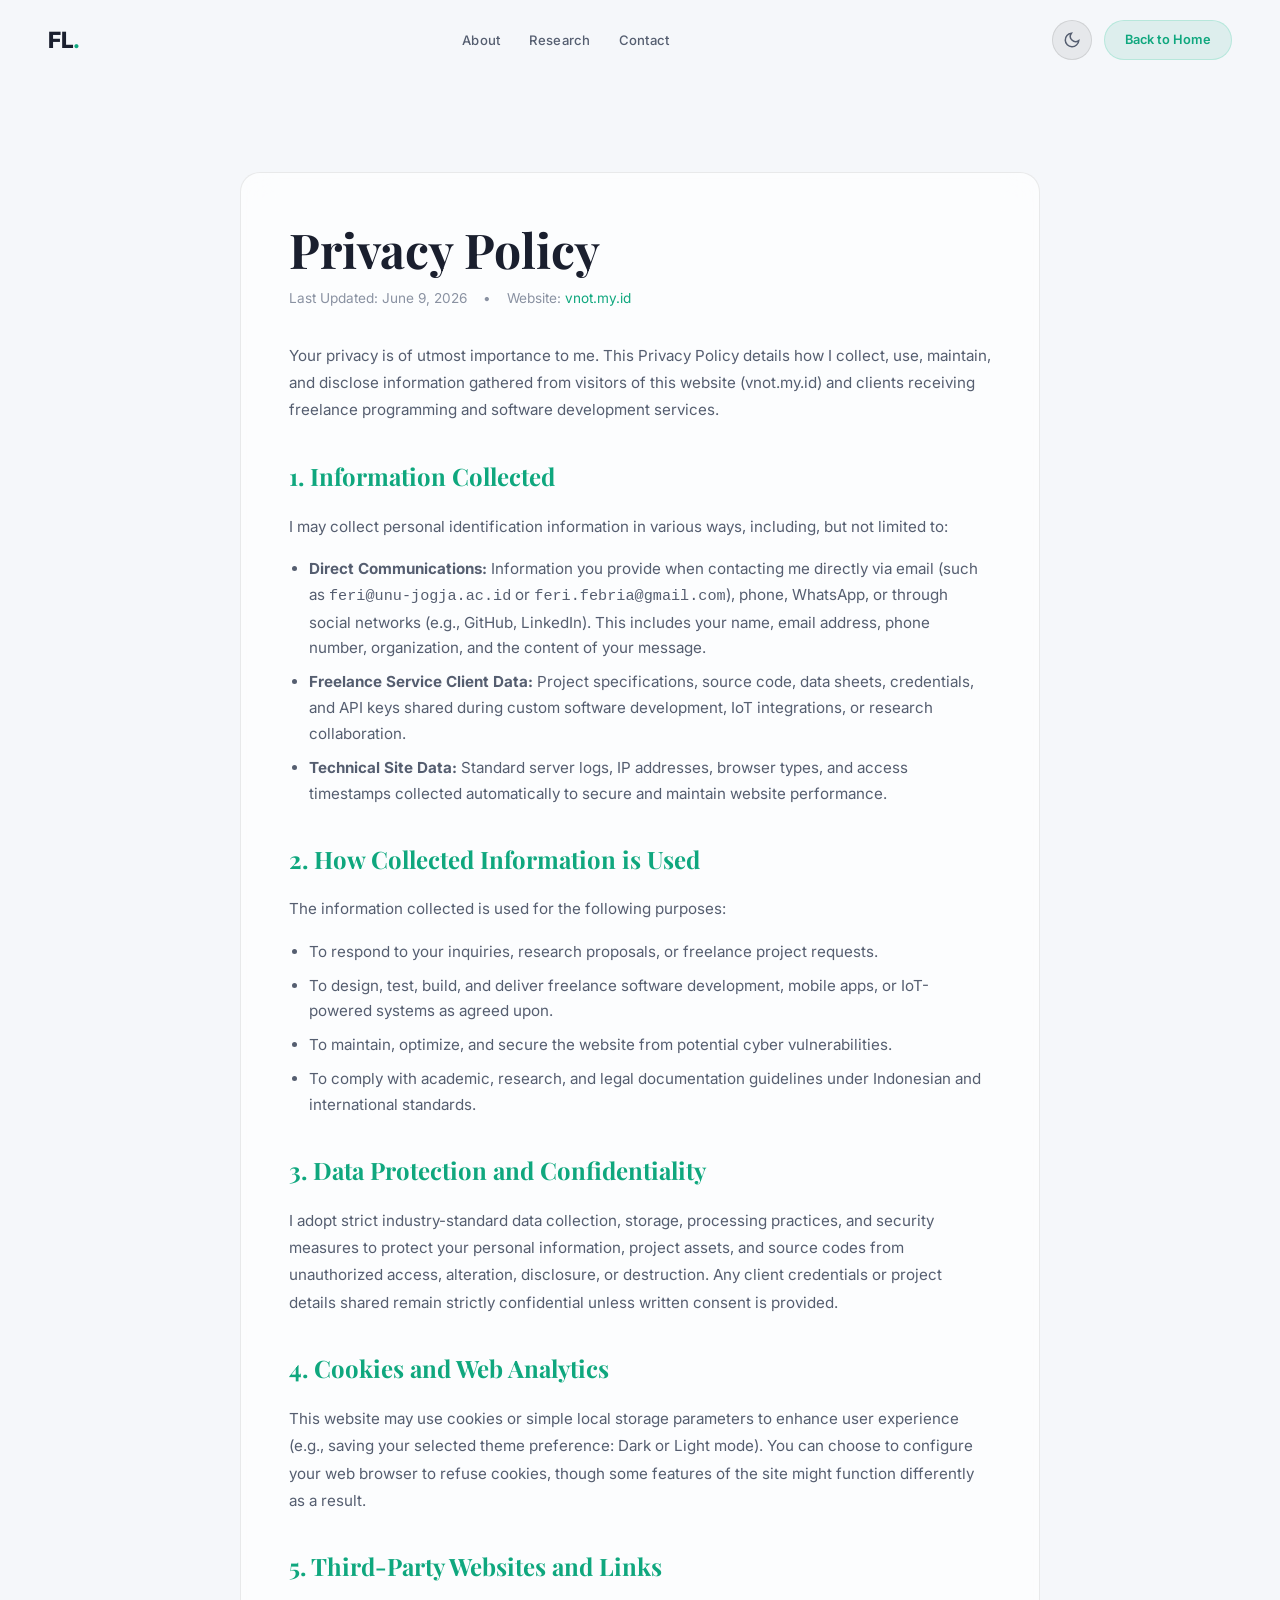
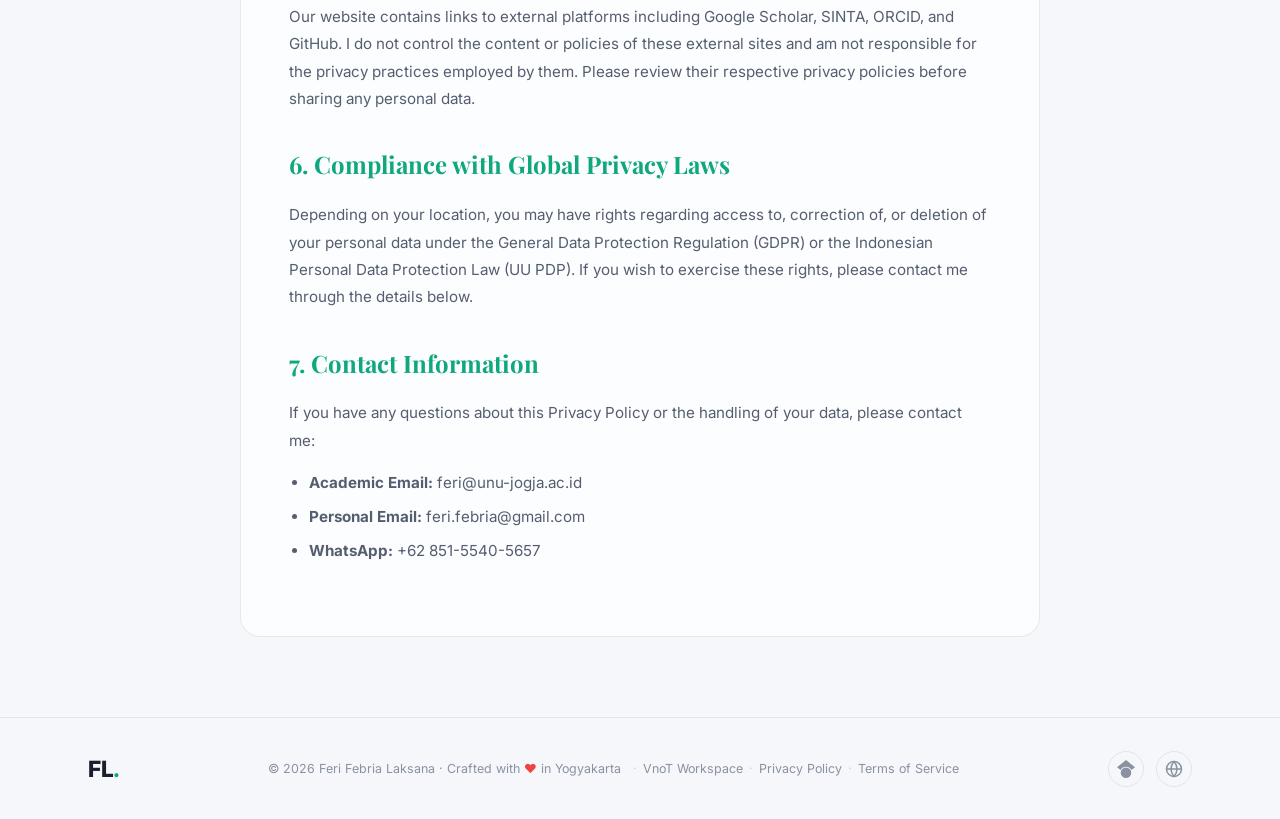
<file: privacy.html>
<!DOCTYPE html>
<html lang="en" data-theme="dark">

<head>
  <meta charset="UTF-8" />
  <meta name="viewport" content="width=device-width, initial-scale=1.0" />
  <title>Privacy Policy — Feri Febria Laksana</title>
  <meta name="description" content="Privacy Policy for Feri Febria Laksana's personal website and freelance services." />
  <meta name="color-scheme" content="dark light" />
  <link rel="preconnect" href="https://fonts.googleapis.com" />
  <link rel="preconnect" href="https://fonts.gstatic.com" crossorigin />
  <link
    href="https://fonts.googleapis.com/css2?family=Inter:wght@300;400;500;600;700;800&family=Playfair+Display:ital,wght@0,400;0,700;1,400&display=swap"
    rel="stylesheet" />
  <link rel="stylesheet" href="style.css" />
  <link rel="icon" type="image/svg+xml" href="data:image/svg+xml,%3Csvg xmlns='http://www.w3.org/2000/svg' viewBox='0 0 64 64'%3E%3Crect width='64' height='64' rx='14' fill='%230a0e17'/%3E%3Ctext x='7' y='46' font-family='Inter%2C system-ui%2C sans-serif' font-weight='800' font-size='36' letter-spacing='-1' fill='%23e8ecf4'%3EFL%3C/text%3E%3Ctext x='56' y='46' font-family='Inter%2C system-ui%2C sans-serif' font-weight='800' font-size='36' fill='%2322c997'%3E.%3C/text%3E%3C/svg%3E" />
  <!-- Prevent FOUC: apply saved theme before render -->
  <script>
    (function () {
      const saved = localStorage.getItem('theme');
      const prefersDark = window.matchMedia('(prefers-color-scheme: dark)').matches;
      const theme = saved || (prefersDark ? 'dark' : 'light');
      document.documentElement.setAttribute('data-theme', theme);
    })();
  </script>
  <style>
    .legal-content {
      padding: 140px 0 80px;
      max-width: 800px;
      margin: 0 auto;
    }
    .legal-card {
      padding: 48px;
      border-radius: var(--radius-lg);
      margin-top: 32px;
    }
    .legal-card h1 {
      font-family: var(--font-serif);
      font-size: clamp(2rem, 4vw, 3rem);
      margin-bottom: 8px;
      line-height: 1.2;
    }
    .legal-meta {
      font-size: 0.85rem;
      color: var(--text-muted);
      margin-bottom: 32px;
      display: flex;
      gap: 16px;
    }
    .legal-card h2 {
      font-family: var(--font-serif);
      font-size: 1.5rem;
      margin-top: 32px;
      margin-bottom: 16px;
      color: var(--accent);
    }
    .legal-card p {
      color: var(--text-secondary);
      margin-bottom: 16px;
      font-size: 0.95rem;
      line-height: 1.8;
    }
    .legal-card ul {
      color: var(--text-secondary);
      margin-bottom: 24px;
      padding-left: 20px;
    }
    .legal-card li {
      margin-bottom: 8px;
      font-size: 0.95rem;
    }
    @media (max-width: 768px) {
      .legal-card {
        padding: 24px;
      }
    }
  </style>
</head>

<body>
  <!-- CURSOR GLOW -->
  <div class="cursor-glow" id="cursorGlow"></div>

  <!-- NAVIGATION -->
  <nav class="nav" id="nav">
    <div class="nav-inner">
      <a href="index.html" class="nav-logo">FL<span class="dot">.</span></a>
      <ul class="nav-links">
        <li><a href="index.html#about" class="nav-link">About</a></li>
        <li><a href="index.html#research" class="nav-link">Research</a></li>
        <li><a href="index.html#contact" class="nav-link">Contact</a></li>
      </ul>
      <div class="nav-actions">
        <!-- THEME TOGGLE -->
        <button class="theme-toggle" id="themeToggle" aria-label="Toggle theme">
          <svg class="theme-icon sun" width="18" height="18" viewBox="0 0 24 24" fill="none" stroke="currentColor"
            stroke-width="2">
            <circle cx="12" cy="12" r="5" />
            <line x1="12" y1="1" x2="12" y2="3" />
            <line x1="12" y1="21" x2="12" y2="23" />
            <line x1="4.22" y1="4.22" x2="5.64" y2="5.64" />
            <line x1="18.36" y1="18.36" x2="19.78" y2="19.78" />
            <line x1="1" y1="12" x2="3" y2="12" />
            <line x1="21" y1="12" x2="23" y2="12" />
            <line x1="4.22" y1="19.78" x2="5.64" y2="18.36" />
            <line x1="18.36" y1="5.64" x2="19.78" y2="4.22" />
          </svg>
          <svg class="theme-icon moon" width="18" height="18" viewBox="0 0 24 24" fill="none" stroke="currentColor"
            stroke-width="2">
            <path d="M21 12.79A9 9 0 1 1 11.21 3 7 7 0 0 0 21 12.79z" />
          </svg>
        </button>
        <a href="index.html" class="nav-cta">Back to Home</a>
      </div>
    </div>
  </nav>

  <!-- CONTENT -->
  <main class="container">
    <div class="legal-content">
      <div class="legal-card glass">
        <h1>Privacy Policy</h1>
        <div class="legal-meta">
          <span>Last Updated: June 9, 2026</span>
          <span>•</span>
          <span>Website: <a href="https://vnot.my.id" style="color: var(--accent);">vnot.my.id</a></span>
        </div>

        <p>Your privacy is of utmost importance to me. This Privacy Policy details how I collect, use, maintain, and disclose information gathered from visitors of this website (<a href="https://vnot.my.id">vnot.my.id</a>) and clients receiving freelance programming and software development services.</p>

        <h2>1. Information Collected</h2>
        <p>I may collect personal identification information in various ways, including, but not limited to:</p>
        <ul>
          <li><strong>Direct Communications:</strong> Information you provide when contacting me directly via email (such as <code>feri@unu-jogja.ac.id</code> or <code>feri.febria@gmail.com</code>), phone, WhatsApp, or through social networks (e.g., GitHub, LinkedIn). This includes your name, email address, phone number, organization, and the content of your message.</li>
          <li><strong>Freelance Service Client Data:</strong> Project specifications, source code, data sheets, credentials, and API keys shared during custom software development, IoT integrations, or research collaboration.</li>
          <li><strong>Technical Site Data:</strong> Standard server logs, IP addresses, browser types, and access timestamps collected automatically to secure and maintain website performance.</li>
        </ul>

        <h2>2. How Collected Information is Used</h2>
        <p>The information collected is used for the following purposes:</p>
        <ul>
          <li>To respond to your inquiries, research proposals, or freelance project requests.</li>
          <li>To design, test, build, and deliver freelance software development, mobile apps, or IoT-powered systems as agreed upon.</li>
          <li>To maintain, optimize, and secure the website from potential cyber vulnerabilities.</li>
          <li>To comply with academic, research, and legal documentation guidelines under Indonesian and international standards.</li>
        </ul>

        <h2>3. Data Protection and Confidentiality</h2>
        <p>I adopt strict industry-standard data collection, storage, processing practices, and security measures to protect your personal information, project assets, and source codes from unauthorized access, alteration, disclosure, or destruction. Any client credentials or project details shared remain strictly confidential unless written consent is provided.</p>

        <h2>4. Cookies and Web Analytics</h2>
        <p>This website may use cookies or simple local storage parameters to enhance user experience (e.g., saving your selected theme preference: Dark or Light mode). You can choose to configure your web browser to refuse cookies, though some features of the site might function differently as a result.</p>

        <h2>5. Third-Party Websites and Links</h2>
        <p>Our website contains links to external platforms including Google Scholar, SINTA, ORCID, and GitHub. I do not control the content or policies of these external sites and am not responsible for the privacy practices employed by them. Please review their respective privacy policies before sharing any personal data.</p>

        <h2>6. Compliance with Global Privacy Laws</h2>
        <p>Depending on your location, you may have rights regarding access to, correction of, or deletion of your personal data under the General Data Protection Regulation (GDPR) or the Indonesian Personal Data Protection Law (UU PDP). If you wish to exercise these rights, please contact me through the details below.</p>

        <h2>7. Contact Information</h2>
        <p>If you have any questions about this Privacy Policy or the handling of your data, please contact me:</p>
        <ul>
          <li><strong>Academic Email:</strong> <a href="mailto:feri@unu-jogja.ac.id">feri@unu-jogja.ac.id</a></li>
          <li><strong>Personal Email:</strong> <a href="mailto:feri.febria@gmail.com">feri.febria@gmail.com</a></li>
          <li><strong>WhatsApp:</strong> <a href="https://wa.me/6285155405657">+62 851-5540-5657</a></li>
        </ul>
      </div>
    </div>
  </main>

  <!-- FOOTER -->
  <footer class="footer">
    <div class="container">
      <div class="footer-inner">
        <span class="nav-logo">FL<span class="dot">.</span></span>
        <p class="footer-text">
          © 2026 Feri Febria Laksana · Crafted with <span class="heart">♥</span> in Yogyakarta
          <span class="footer-meta-links">
            <span class="footer-divider">·</span>
            <a href="https://home.vnot.my.id" class="footer-link" target="_blank" rel="noopener noreferrer">VnoT Workspace</a>
            <span class="footer-divider">·</span>
            <a href="privacy.html" class="footer-link">Privacy Policy</a>
            <span class="footer-divider">·</span>
            <a href="terms.html" class="footer-link">Terms of Service</a>
          </span>
        </p>
        <div class="footer-socials">
          <a href="https://scholar.google.com/citations?user=fzIebPMAAAAJ" class="social-link"
            aria-label="Google Scholar" target="_blank">
            <svg width="18" height="18" viewBox="0 0 24 24" fill="currentColor">
              <path
                d="M12 24a7 7 0 1 1 0-14 7 7 0 0 1 0 14zm0-24L0 9.5l4.838 3.94A8 8 0 0 1 12 9a8 8 0 0 1 7.162 4.44L24 9.5z" />
            </svg>
          </a>
          <a href="https://vnot.my.id" class="social-link" aria-label="Website" target="_blank">
            <svg width="18" height="18" viewBox="0 0 24 24" fill="none" stroke="currentColor" stroke-width="2">
              <circle cx="12" cy="12" r="10" />
              <line x1="2" y1="12" x2="22" y2="12" />
              <path d="M12 2a15.3 15.3 0 0 1 4 10 15.3 15.3 0 0 1-4 10 15.3 15.3 0 0 1-4-10 15.3 15.3 0 0 1 4-10z" />
            </svg>
          </a>
        </div>
      </div>
    </div>
  </footer>

  <script src="app.js"></script>
</body>

</html>
</file>
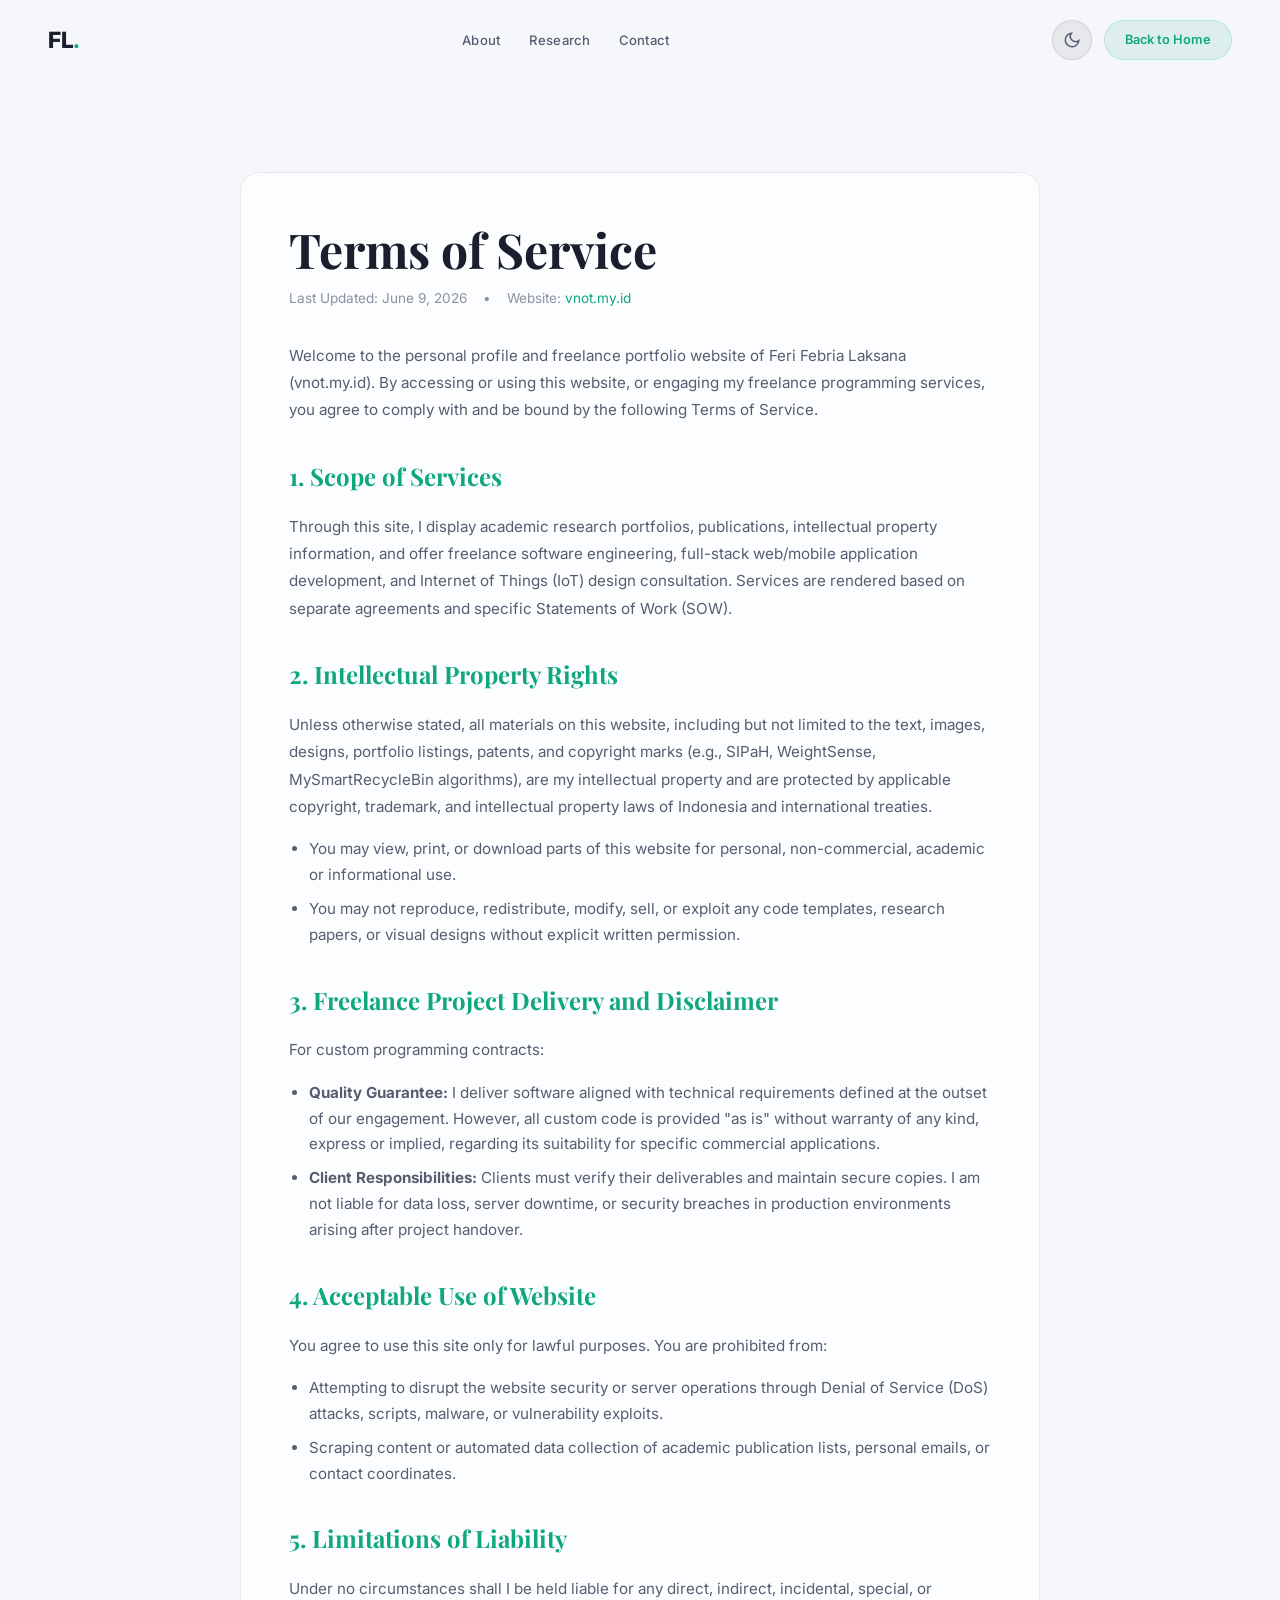
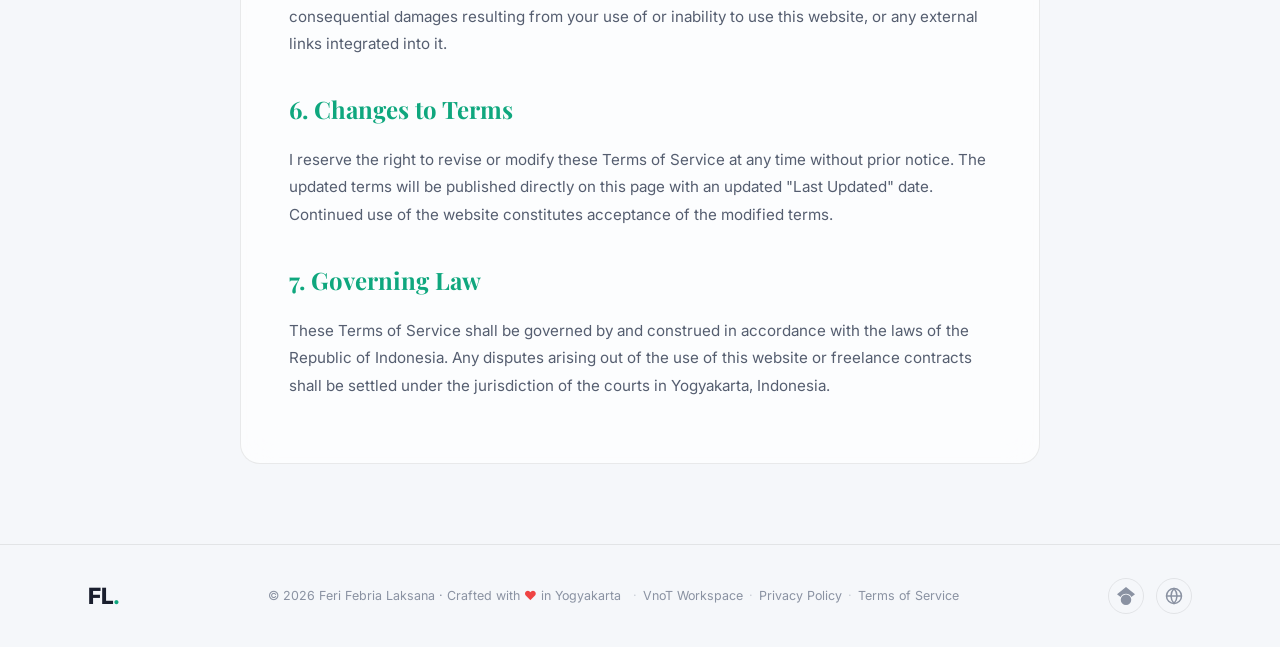
<file: terms.html>
<!DOCTYPE html>
<html lang="en" data-theme="dark">

<head>
  <meta charset="UTF-8" />
  <meta name="viewport" content="width=device-width, initial-scale=1.0" />
  <title>Terms of Service — Feri Febria Laksana</title>
  <meta name="description" content="Terms of Service for Feri Febria Laksana's personal website and freelance services." />
  <meta name="color-scheme" content="dark light" />
  <link rel="preconnect" href="https://fonts.googleapis.com" />
  <link rel="preconnect" href="https://fonts.gstatic.com" crossorigin />
  <link
    href="https://fonts.googleapis.com/css2?family=Inter:wght@300;400;500;600;700;800&family=Playfair+Display:ital,wght@0,400;0,700;1,400&display=swap"
    rel="stylesheet" />
  <link rel="stylesheet" href="style.css" />
  <link rel="icon" type="image/svg+xml" href="data:image/svg+xml,%3Csvg xmlns='http://www.w3.org/2000/svg' viewBox='0 0 64 64'%3E%3Crect width='64' height='64' rx='14' fill='%230a0e17'/%3E%3Ctext x='7' y='46' font-family='Inter%2C system-ui%2C sans-serif' font-weight='800' font-size='36' letter-spacing='-1' fill='%23e8ecf4'%3EFL%3C/text%3E%3Ctext x='56' y='46' font-family='Inter%2C system-ui%2C sans-serif' font-weight='800' font-size='36' fill='%2322c997'%3E.%3C/text%3E%3C/svg%3E" />
  <!-- Prevent FOUC: apply saved theme before render -->
  <script>
    (function () {
      const saved = localStorage.getItem('theme');
      const prefersDark = window.matchMedia('(prefers-color-scheme: dark)').matches;
      const theme = saved || (prefersDark ? 'dark' : 'light');
      document.documentElement.setAttribute('data-theme', theme);
    })();
  </script>
  <style>
    .legal-content {
      padding: 140px 0 80px;
      max-width: 800px;
      margin: 0 auto;
    }
    .legal-card {
      padding: 48px;
      border-radius: var(--radius-lg);
      margin-top: 32px;
    }
    .legal-card h1 {
      font-family: var(--font-serif);
      font-size: clamp(2rem, 4vw, 3rem);
      margin-bottom: 8px;
      line-height: 1.2;
    }
    .legal-meta {
      font-size: 0.85rem;
      color: var(--text-muted);
      margin-bottom: 32px;
      display: flex;
      gap: 16px;
    }
    .legal-card h2 {
      font-family: var(--font-serif);
      font-size: 1.5rem;
      margin-top: 32px;
      margin-bottom: 16px;
      color: var(--accent);
    }
    .legal-card p {
      color: var(--text-secondary);
      margin-bottom: 16px;
      font-size: 0.95rem;
      line-height: 1.8;
    }
    .legal-card ul {
      color: var(--text-secondary);
      margin-bottom: 24px;
      padding-left: 20px;
    }
    .legal-card li {
      margin-bottom: 8px;
      font-size: 0.95rem;
    }
    @media (max-width: 768px) {
      .legal-card {
        padding: 24px;
      }
    }
  </style>
</head>

<body>
  <!-- CURSOR GLOW -->
  <div class="cursor-glow" id="cursorGlow"></div>

  <!-- NAVIGATION -->
  <nav class="nav" id="nav">
    <div class="nav-inner">
      <a href="index.html" class="nav-logo">FL<span class="dot">.</span></a>
      <ul class="nav-links">
        <li><a href="index.html#about" class="nav-link">About</a></li>
        <li><a href="index.html#research" class="nav-link">Research</a></li>
        <li><a href="index.html#contact" class="nav-link">Contact</a></li>
      </ul>
      <div class="nav-actions">
        <!-- THEME TOGGLE -->
        <button class="theme-toggle" id="themeToggle" aria-label="Toggle theme">
          <svg class="theme-icon sun" width="18" height="18" viewBox="0 0 24 24" fill="none" stroke="currentColor"
            stroke-width="2">
            <circle cx="12" cy="12" r="5" />
            <line x1="12" y1="1" x2="12" y2="3" />
            <line x1="12" y1="21" x2="12" y2="23" />
            <line x1="4.22" y1="4.22" x2="5.64" y2="5.64" />
            <line x1="18.36" y1="18.36" x2="19.78" y2="19.78" />
            <line x1="1" y1="12" x2="3" y2="12" />
            <line x1="21" y1="12" x2="23" y2="12" />
            <line x1="4.22" y1="19.78" x2="5.64" y2="18.36" />
            <line x1="18.36" y1="5.64" x2="19.78" y2="4.22" />
          </svg>
          <svg class="theme-icon moon" width="18" height="18" viewBox="0 0 24 24" fill="none" stroke="currentColor"
            stroke-width="2">
            <path d="M21 12.79A9 9 0 1 1 11.21 3 7 7 0 0 0 21 12.79z" />
          </svg>
        </button>
        <a href="index.html" class="nav-cta">Back to Home</a>
      </div>
    </div>
  </nav>

  <!-- CONTENT -->
  <main class="container">
    <div class="legal-content">
      <div class="legal-card glass">
        <h1>Terms of Service</h1>
        <div class="legal-meta">
          <span>Last Updated: June 9, 2026</span>
          <span>•</span>
          <span>Website: <a href="https://vnot.my.id" style="color: var(--accent);">vnot.my.id</a></span>
        </div>

        <p>Welcome to the personal profile and freelance portfolio website of Feri Febria Laksana (<a href="https://vnot.my.id">vnot.my.id</a>). By accessing or using this website, or engaging my freelance programming services, you agree to comply with and be bound by the following Terms of Service.</p>

        <h2>1. Scope of Services</h2>
        <p>Through this site, I display academic research portfolios, publications, intellectual property information, and offer freelance software engineering, full-stack web/mobile application development, and Internet of Things (IoT) design consultation. Services are rendered based on separate agreements and specific Statements of Work (SOW).</p>

        <h2>2. Intellectual Property Rights</h2>
        <p>Unless otherwise stated, all materials on this website, including but not limited to the text, images, designs, portfolio listings, patents, and copyright marks (e.g., SIPaH, WeightSense, MySmartRecycleBin algorithms), are my intellectual property and are protected by applicable copyright, trademark, and intellectual property laws of Indonesia and international treaties.</p>
        <ul>
          <li>You may view, print, or download parts of this website for personal, non-commercial, academic or informational use.</li>
          <li>You may not reproduce, redistribute, modify, sell, or exploit any code templates, research papers, or visual designs without explicit written permission.</li>
        </ul>

        <h2>3. Freelance Project Delivery and Disclaimer</h2>
        <p>For custom programming contracts:</p>
        <ul>
          <li><strong>Quality Guarantee:</strong> I deliver software aligned with technical requirements defined at the outset of our engagement. However, all custom code is provided "as is" without warranty of any kind, express or implied, regarding its suitability for specific commercial applications.</li>
          <li><strong>Client Responsibilities:</strong> Clients must verify their deliverables and maintain secure copies. I am not liable for data loss, server downtime, or security breaches in production environments arising after project handover.</li>
        </ul>

        <h2>4. Acceptable Use of Website</h2>
        <p>You agree to use this site only for lawful purposes. You are prohibited from:</p>
        <ul>
          <li>Attempting to disrupt the website security or server operations through Denial of Service (DoS) attacks, scripts, malware, or vulnerability exploits.</li>
          <li>Scraping content or automated data collection of academic publication lists, personal emails, or contact coordinates.</li>
        </ul>

        <h2>5. Limitations of Liability</h2>
        <p>Under no circumstances shall I be held liable for any direct, indirect, incidental, special, or consequential damages resulting from your use of or inability to use this website, or any external links integrated into it.</p>

        <h2>6. Changes to Terms</h2>
        <p>I reserve the right to revise or modify these Terms of Service at any time without prior notice. The updated terms will be published directly on this page with an updated "Last Updated" date. Continued use of the website constitutes acceptance of the modified terms.</p>

        <h2>7. Governing Law</h2>
        <p>These Terms of Service shall be governed by and construed in accordance with the laws of the Republic of Indonesia. Any disputes arising out of the use of this website or freelance contracts shall be settled under the jurisdiction of the courts in Yogyakarta, Indonesia.</p>
      </div>
    </div>
  </main>

  <!-- FOOTER -->
  <footer class="footer">
    <div class="container">
      <div class="footer-inner">
        <span class="nav-logo">FL<span class="dot">.</span></span>
        <p class="footer-text">
          © 2026 Feri Febria Laksana · Crafted with <span class="heart">♥</span> in Yogyakarta
          <span class="footer-meta-links">
            <span class="footer-divider">·</span>
            <a href="https://home.vnot.my.id" class="footer-link" target="_blank" rel="noopener noreferrer">VnoT Workspace</a>
            <span class="footer-divider">·</span>
            <a href="privacy.html" class="footer-link">Privacy Policy</a>
            <span class="footer-divider">·</span>
            <a href="terms.html" class="footer-link">Terms of Service</a>
          </span>
        </p>
        <div class="footer-socials">
          <a href="https://scholar.google.com/citations?user=fzIebPMAAAAJ" class="social-link"
            aria-label="Google Scholar" target="_blank">
            <svg width="18" height="18" viewBox="0 0 24 24" fill="currentColor">
              <path
                d="M12 24a7 7 0 1 1 0-14 7 7 0 0 1 0 14zm0-24L0 9.5l4.838 3.94A8 8 0 0 1 12 9a8 8 0 0 1 7.162 4.44L24 9.5z" />
            </svg>
          </a>
          <a href="https://vnot.my.id" class="social-link" aria-label="Website" target="_blank">
            <svg width="18" height="18" viewBox="0 0 24 24" fill="none" stroke="currentColor" stroke-width="2">
              <circle cx="12" cy="12" r="10" />
              <line x1="2" y1="12" x2="22" y2="12" />
              <path d="M12 2a15.3 15.3 0 0 1 4 10 15.3 15.3 0 0 1-4 10 15.3 15.3 0 0 1-4-10 15.3 15.3 0 0 1 4-10z" />
            </svg>
          </a>
        </div>
      </div>
    </div>
  </footer>

  <script src="app.js"></script>
</body>

</html>
</file>
<file: style.css>
/* ============================================
   FERI FEBRIA LAKSANA — PROFILE WEBSITE v3
   Bio-Digital Minimalism 2026 — Dark/Light
   ============================================ */

/* === DARK THEME (default) === */
:root,
[data-theme="dark"] {
  --bg-primary: #0a0e17;
  --bg-secondary: #0f1422;
  --bg-card: rgba(15, 22, 40, 0.6);
  --bg-card-hover: rgba(20, 30, 55, 0.8);
  --bg-section-alt: #080c14;
  --bg-info-item: rgba(15, 20, 34, 0.5);
  --bg-nav-scrolled: rgba(10, 14, 23, 0.92);
  --bg-avatar-badge: rgba(10, 14, 23, 0.8);
  --bg-tag: rgba(255,255,255,0.04);
  --bg-job-period: rgba(255,255,255,0.04);

  --text-primary: #e8ecf4;
  --text-secondary: #8b95a8;
  --text-muted: #5a6478;

  --accent: #22c997;
  --accent-light: #34edb5;
  --accent-dim: rgba(34, 201, 151, 0.15);
  --accent-glow: rgba(34, 201, 151, 0.3);

  --gold: #d4a843;
  --gold-dim: rgba(212, 168, 67, 0.15);

  --purple: #8b5cf6;
  --purple-dim: rgba(139, 92, 246, 0.15);

  --blue: #3b82f6;
  --blue-dim: rgba(59, 130, 246, 0.15);

  --border: rgba(255, 255, 255, 0.06);
  --border-hover: rgba(255, 255, 255, 0.12);

  --glass-blur: 20px;
  --shadow-card: 0 8px 32px rgba(0,0,0,0.3);
  --shadow-primary-btn: 0 8px 24px rgba(34, 201, 151, 0.3);
  --shadow-cv-btn: 0 8px 24px rgba(212, 168, 67, 0.25);

  --grid-line: rgba(255,255,255,0.015);
  --skill-bar-bg: rgba(255,255,255,0.06);
  --cursor-glow: rgba(34, 201, 151, 0.06);

  /* Theme toggle */
  --toggle-bg: rgba(255,255,255,0.08);
  --toggle-border: rgba(255,255,255,0.12);

  /* Typography */
  --font-sans: 'Inter', system-ui, -apple-system, sans-serif;
  --font-serif: 'Playfair Display', Georgia, serif;

  /* Spacing */
  --section-padding: clamp(36px, 4vw, 56px);
  --container-max: 1200px;
  --container-px: clamp(20px, 4vw, 48px);

  /* Animation */
  --ease-out: cubic-bezier(0.16, 1, 0.3, 1);
  --ease-spring: cubic-bezier(0.34, 1.56, 0.64, 1);
  --transition: 0.3s var(--ease-out);

  /* Radius */
  --radius-sm: 8px;
  --radius-md: 12px;
  --radius-lg: 20px;
  --radius-xl: 28px;
}

/* === LIGHT THEME === */
[data-theme="light"] {
  --bg-primary: #f5f7fa;
  --bg-secondary: #eef1f6;
  --bg-card: rgba(255, 255, 255, 0.7);
  --bg-card-hover: rgba(255, 255, 255, 0.9);
  --bg-section-alt: #e8ecf2;
  --bg-info-item: rgba(0, 0, 0, 0.03);
  --bg-nav-scrolled: rgba(245, 247, 250, 0.92);
  --bg-avatar-badge: rgba(255, 255, 255, 0.85);
  --bg-tag: rgba(0,0,0,0.04);
  --bg-job-period: rgba(0,0,0,0.04);

  --text-primary: #1a1f2e;
  --text-secondary: #555e70;
  --text-muted: #8a92a2;

  --accent: #0fa77e;
  --accent-light: #12c594;
  --accent-dim: rgba(15, 167, 126, 0.1);
  --accent-glow: rgba(15, 167, 126, 0.2);

  --gold: #b8892a;
  --gold-dim: rgba(184, 137, 42, 0.1);

  --purple: #7c3aed;
  --purple-dim: rgba(124, 58, 237, 0.1);

  --blue: #2563eb;
  --blue-dim: rgba(37, 99, 235, 0.1);

  --border: rgba(0, 0, 0, 0.08);
  --border-hover: rgba(0, 0, 0, 0.15);

  --glass-blur: 16px;
  --shadow-card: 0 4px 20px rgba(0,0,0,0.06);
  --shadow-primary-btn: 0 8px 24px rgba(15, 167, 126, 0.2);
  --shadow-cv-btn: 0 8px 24px rgba(184, 137, 42, 0.15);

  --grid-line: rgba(0,0,0,0.03);
  --skill-bar-bg: rgba(0,0,0,0.06);
  --cursor-glow: rgba(15, 167, 126, 0.04);

  --toggle-bg: rgba(0,0,0,0.06);
  --toggle-border: rgba(0,0,0,0.1);
}

/* Smooth theme transition */
html {
  transition: background-color 0.4s ease, color 0.4s ease;
}
html[data-theme] body,
html[data-theme] .glass,
html[data-theme] .nav,
html[data-theme] .section,
html[data-theme] .section-alt,
html[data-theme] .footer {
  transition: background-color 0.4s ease, color 0.4s ease, border-color 0.4s ease, box-shadow 0.4s ease;
}

/* === RESET === */
*, *::before, *::after { box-sizing: border-box; margin: 0; padding: 0; }
html { scroll-behavior: smooth; -webkit-font-smoothing: antialiased; }
body {
  font-family: var(--font-sans);
  background: var(--bg-primary);
  color: var(--text-primary);
  line-height: 1.7;
  overflow-x: hidden;
}
a { color: inherit; text-decoration: none; }
img { max-width: 100%; display: block; }

/* === CURSOR GLOW === */
.cursor-glow {
  position: fixed;
  width: 600px;
  height: 600px;
  pointer-events: none;
  z-index: 9999;
  border-radius: 50%;
  background: radial-gradient(circle, var(--cursor-glow) 0%, transparent 70%);
  transform: translate(-50%, -50%);
  transition: opacity 0.5s;
  opacity: 0;
}
body:hover .cursor-glow { opacity: 1; }
[data-theme="light"] .cursor-glow { width: 400px; height: 400px; }

/* === GLASS === */
.glass {
  background: var(--bg-card);
  border: 1px solid var(--border);
  backdrop-filter: blur(var(--glass-blur));
  -webkit-backdrop-filter: blur(var(--glass-blur));
  transition: border-color var(--transition), transform var(--transition), box-shadow var(--transition), background var(--transition);
}
.glass:hover {
  border-color: var(--border-hover);
  box-shadow: var(--shadow-card);
}

/* === CONTAINER === */
.container {
  max-width: var(--container-max);
  margin: 0 auto;
  padding: 0 var(--container-px);
}

/* === THEME TOGGLE === */
.theme-toggle {
  width: 40px;
  height: 40px;
  border-radius: 50%;
  border: 1px solid var(--toggle-border);
  background: var(--toggle-bg);
  display: flex;
  align-items: center;
  justify-content: center;
  cursor: pointer;
  color: var(--text-secondary);
  transition: all var(--transition);
  position: relative;
  overflow: hidden;
  flex-shrink: 0;
}
.theme-toggle:hover {
  color: var(--accent);
  border-color: var(--accent);
  background: var(--accent-dim);
  transform: rotate(15deg);
}

/* Sun/Moon icon switching */
.theme-icon { transition: transform 0.4s var(--ease-spring), opacity 0.3s; position: absolute; }
[data-theme="dark"] .theme-icon.sun { opacity: 1; transform: rotate(0deg) scale(1); }
[data-theme="dark"] .theme-icon.moon { opacity: 0; transform: rotate(-90deg) scale(0.5); }
[data-theme="light"] .theme-icon.sun { opacity: 0; transform: rotate(90deg) scale(0.5); }
[data-theme="light"] .theme-icon.moon { opacity: 1; transform: rotate(0deg) scale(1); }

.nav-actions {
  display: flex;
  align-items: center;
  gap: 12px;
}

/* === NAVIGATION === */
.nav {
  position: fixed;
  top: 0;
  left: 0;
  right: 0;
  z-index: 1000;
  padding: 0 var(--container-px);
  transition: background 0.4s, box-shadow 0.4s, padding 0.4s;
}
.nav.scrolled {
  background: var(--bg-nav-scrolled);
  backdrop-filter: blur(20px);
  box-shadow: 0 1px 0 var(--border);
  padding-top: 0;
  padding-bottom: 0;
}
.nav-inner {
  max-width: var(--container-max);
  margin: 0 auto;
  display: flex;
  align-items: center;
  justify-content: space-between;
  padding: 20px 0;
  transition: padding 0.4s;
}
.nav.scrolled .nav-inner { padding: 14px 0; }

.nav-logo {
  font-weight: 800;
  font-size: 1.4rem;
  letter-spacing: -0.02em;
  color: var(--text-primary);
}
.dot { color: var(--accent); }

.nav-links {
  list-style: none;
  display: flex;
  gap: 28px;
}
.nav-link {
  font-size: 0.82rem;
  font-weight: 500;
  color: var(--text-secondary);
  letter-spacing: 0.02em;
  transition: color var(--transition);
  position: relative;
}
.nav-link::after {
  content: '';
  position: absolute;
  bottom: -4px;
  left: 0;
  width: 0;
  height: 1.5px;
  background: var(--accent);
  transition: width 0.4s var(--ease-out);
}
.nav-link:hover, .nav-link.active { color: var(--text-primary); }
.nav-link:hover::after, .nav-link.active::after { width: 100%; }

.nav-cta {
  font-size: 0.8rem;
  font-weight: 600;
  padding: 8px 20px;
  border-radius: 100px;
  background: var(--accent-dim);
  color: var(--accent);
  border: 1px solid rgba(34, 201, 151, 0.2);
  transition: all var(--transition);
  cursor: pointer;
}
.nav-cta:hover {
  background: var(--accent);
  color: var(--bg-primary);
}

/* Hamburger */
.hamburger {
  display: none;
  flex-direction: column;
  gap: 5px;
  background: none;
  border: none;
  cursor: pointer;
  padding: 4px;
}
.hamburger span {
  width: 22px;
  height: 2px;
  background: var(--text-primary);
  border-radius: 2px;
  transition: all 0.3s;
}
.hamburger.active span:nth-child(1) { transform: rotate(45deg) translate(5px, 5px); }
.hamburger.active span:nth-child(2) { opacity: 0; }
.hamburger.active span:nth-child(3) { transform: rotate(-45deg) translate(5px, -5px); }

.mobile-menu {
  display: none;
  flex-direction: column;
  padding: 20px 0;
  gap: 8px;
  max-width: var(--container-max);
  margin: 0 auto;
}
.mobile-menu.open { display: flex; }
.mobile-link {
  font-size: 0.9rem;
  font-weight: 500;
  color: var(--text-secondary);
  padding: 10px 0;
  border-bottom: 1px solid var(--border);
  transition: color var(--transition);
}
.mobile-link:hover { color: var(--accent); }

@media (max-width: 900px) {
  .nav-links, .nav-cta { display: none; }
  .hamburger { display: flex; }
  .nav-actions .nav-cta { display: none; }
}

/* === HERO SECTION === */
.hero {
  min-height: 85vh;
  display: flex;
  align-items: center;
  position: relative;
  overflow: hidden;
  padding: 100px var(--container-px) 48px;
  max-width: var(--container-max);
  margin: 0 auto;
  gap: clamp(32px, 5vw, 64px);
}

.hero-bg {
  position: fixed;
  inset: 0;
  z-index: -1;
  overflow: hidden;
}

.orb {
  position: absolute;
  border-radius: 50%;
  filter: blur(100px);
  opacity: 0.4;
}
[data-theme="light"] .orb { opacity: 0.25; }

.orb-1 {
  width: 600px; height: 600px;
  background: radial-gradient(circle, rgba(34, 201, 151, 0.3), transparent 70%);
  top: -200px; right: -100px;
  animation: orbFloat 20s ease-in-out infinite;
}
.orb-2 {
  width: 400px; height: 400px;
  background: radial-gradient(circle, rgba(139, 92, 246, 0.25), transparent 70%);
  bottom: -100px; left: -50px;
  animation: orbFloat 25s ease-in-out infinite reverse;
}
.orb-3 {
  width: 300px; height: 300px;
  background: radial-gradient(circle, rgba(212, 168, 67, 0.2), transparent 70%);
  top: 40%; left: 50%;
  animation: orbFloat 18s ease-in-out infinite 5s;
}
.orb-4 {
  width: 500px; height: 500px;
  background: radial-gradient(circle, rgba(34, 201, 151, 0.2), transparent 70%);
  top: -150px; left: 20%;
  animation: orbFloat 22s ease-in-out infinite;
}
.orb-5 {
  width: 350px; height: 350px;
  background: radial-gradient(circle, rgba(139, 92, 246, 0.2), transparent 70%);
  bottom: -50px; right: 10%;
  animation: orbFloat 26s ease-in-out infinite reverse;
}

@keyframes orbFloat {
  0%, 100% { transform: translate(0, 0) scale(1); }
  33% { transform: translate(30px, -30px) scale(1.05); }
  66% { transform: translate(-20px, 20px) scale(0.95); }
}

.grid-overlay {
  position: absolute;
  inset: 0;
  background-image:
    linear-gradient(var(--grid-line) 1px, transparent 1px),
    linear-gradient(90deg, var(--grid-line) 1px, transparent 1px);
  background-size: 60px 60px;
  mask: radial-gradient(ellipse at 50% 50%, black 20%, transparent 70%);
}

.hero-content {
  flex: 1;
  z-index: 1;
}

.hero-badge {
  display: inline-flex;
  align-items: center;
  gap: 8px;
  padding: 6px 16px 6px 12px;
  border-radius: 100px;
  background: var(--accent-dim);
  border: 1px solid rgba(34, 201, 151, 0.2);
  font-size: 0.78rem;
  font-weight: 500;
  color: var(--accent);
  margin-bottom: 28px;
  animation: fadeInUp 0.8s var(--ease-out) both;
}
.badge-dot {
  width: 7px; height: 7px;
  border-radius: 50%;
  background: var(--accent);
  animation: pulse 2s infinite;
}

@keyframes pulse {
  0%, 100% { opacity: 1; box-shadow: 0 0 0 0 var(--accent-glow); }
  50% { opacity: 0.8; box-shadow: 0 0 0 6px transparent; }
}

.hero-name {
  font-family: var(--font-serif);
  font-size: clamp(2.8rem, 6vw, 4.8rem);
  font-weight: 700;
  line-height: 1.1;
  letter-spacing: -0.02em;
  margin-bottom: 16px;
  animation: fadeInUp 0.8s var(--ease-out) 0.1s both;
}
.hero-name em {
  background: linear-gradient(135deg, var(--accent), var(--accent-light));
  -webkit-background-clip: text;
  background-clip: text;
  -webkit-text-fill-color: transparent;
  font-style: italic;
}

.hero-title {
  font-size: clamp(1rem, 2vw, 1.2rem);
  font-weight: 500;
  color: var(--text-secondary);
  letter-spacing: 0.04em;
  margin-bottom: 16px;
  animation: fadeInUp 0.8s var(--ease-out) 0.2s both;
}
.hero-subtitle {
  font-size: clamp(0.9rem, 1.5vw, 1.02rem);
  color: var(--text-muted);
  max-width: 520px;
  margin-bottom: 32px;
  animation: fadeInUp 0.8s var(--ease-out) 0.3s both;
}

.hero-actions {
  display: flex;
  gap: 14px;
  flex-wrap: wrap;
  margin-bottom: 48px;
  animation: fadeInUp 0.8s var(--ease-out) 0.4s both;
}

.btn-primary {
  padding: 12px 28px;
  border-radius: 100px;
  background: var(--accent);
  color: #fff;
  font-weight: 600;
  font-size: 0.88rem;
  transition: all var(--transition);
  position: relative;
  overflow: hidden;
}
[data-theme="dark"] .btn-primary { color: var(--bg-primary); }
.btn-primary::before {
  content: '';
  position: absolute;
  inset: 0;
  background: linear-gradient(135deg, transparent, rgba(255,255,255,0.2));
  opacity: 0;
  transition: opacity var(--transition);
}
.btn-primary:hover { transform: translateY(-2px); box-shadow: var(--shadow-primary-btn); }
.btn-primary:hover::before { opacity: 1; }

.btn-ghost {
  padding: 12px 28px;
  border-radius: 100px;
  border: 1px solid var(--border-hover);
  color: var(--text-secondary);
  font-weight: 500;
  font-size: 0.88rem;
  display: flex;
  align-items: center;
  gap: 8px;
  transition: all var(--transition);
}
.btn-ghost:hover { border-color: var(--accent); color: var(--accent); transform: translateY(-2px); }

.btn-cv {
  padding: 12px 28px;
  border-radius: 100px;
  border: 1px solid rgba(212, 168, 67, 0.3);
  background: var(--gold-dim);
  color: var(--gold);
  font-weight: 600;
  font-size: 0.88rem;
  display: flex;
  align-items: center;
  gap: 8px;
  transition: all var(--transition);
}
.btn-cv:hover {
  background: var(--gold);
  color: #fff;
  border-color: var(--gold);
  transform: translateY(-2px);
  box-shadow: var(--shadow-cv-btn);
}
[data-theme="dark"] .btn-cv:hover { color: var(--bg-primary); }
.btn-cv:hover svg { animation: downloadBounce 0.6s var(--ease-spring); }
@keyframes downloadBounce {
  0%, 100% { transform: translateY(0); }
  50% { transform: translateY(3px); }
}

.hero-stats {
  display: flex;
  gap: 24px;
  align-items: center;
  animation: fadeInUp 0.8s var(--ease-out) 0.5s both;
}
.stat { text-align: center; }
.stat-num {
  display: block;
  font-size: clamp(1.6rem, 3vw, 2rem);
  font-weight: 800;
  background: linear-gradient(135deg, var(--text-primary), var(--accent));
  -webkit-background-clip: text;
  background-clip: text;
  -webkit-text-fill-color: transparent;
  line-height: 1.2;
}
.stat-plus {
  font-size: clamp(1.2rem, 2vw, 1.5rem);
  font-weight: 800;
  background: linear-gradient(135deg, var(--text-primary), var(--accent));
  -webkit-background-clip: text;
  background-clip: text;
  -webkit-text-fill-color: transparent;
}
.stat-label {
  display: block;
  font-size: 0.7rem;
  color: var(--text-muted);
  font-weight: 500;
  letter-spacing: 0.02em;
  margin-top: 2px;
}
.stat-divider {
  width: 1px;
  height: 36px;
  background: var(--border);
}

/* Avatar Card */
.hero-avatar-wrap {
  position: relative;
  flex-shrink: 0;
  animation: fadeInRight 1s var(--ease-out) 0.3s both;
}

.avatar-ring {
  position: absolute;
  border-radius: 24px;
  border: 1px solid;
  animation: ringPulse 4s ease-in-out infinite;
}
.ring-1 {
  inset: -12px;
  border-color: rgba(34, 201, 151, 0.15);
  animation-delay: 0s;
}
.ring-2 {
  inset: -28px;
  border-color: rgba(34, 201, 151, 0.08);
  animation-delay: 1s;
}
.ring-3 {
  inset: -44px;
  border-color: rgba(34, 201, 151, 0.04);
  animation-delay: 2s;
}

@keyframes ringPulse {
  0%, 100% { opacity: 1; transform: scale(1); }
  50% { opacity: 0.5; transform: scale(1.02); }
}

.avatar-card {
  width: clamp(260px, 28vw, 340px);
  border-radius: var(--radius-lg);
  background: var(--bg-card);
  border: 1px solid var(--border);
  overflow: hidden;
  position: relative;
}

.avatar-img-wrap {
  width: 100%;
  aspect-ratio: 3/4;
  overflow: hidden;
  position: relative;
}
.avatar-img {
  width: 100%;
  height: 100%;
  object-fit: cover;
  object-position: top center;
  transition: transform 0.6s var(--ease-out);
}
.avatar-card:hover .avatar-img { transform: scale(1.03); }

.avatar-badge {
  padding: 12px 16px;
  font-size: 0.78rem;
  font-weight: 500;
  color: var(--text-secondary);
  display: flex;
  align-items: center;
  gap: 6px;
  background: var(--bg-avatar-badge);
}

/* Scroll Indicator */
.scroll-indicator {
  position: absolute;
  bottom: 32px;
  left: 50%;
  transform: translateX(-50%);
  display: flex;
  flex-direction: column;
  align-items: center;
  gap: 8px;
  animation: fadeInUp 0.8s var(--ease-out) 1s both;
}
.scroll-line {
  width: 1px;
  height: 48px;
  background: linear-gradient(to bottom, var(--accent), transparent);
  animation: scrollBounce 2s ease-in-out infinite;
}
.scroll-indicator span {
  font-size: 0.65rem;
  color: var(--text-muted);
  letter-spacing: 0.15em;
  text-transform: uppercase;
}

@keyframes scrollBounce {
  0%, 100% { transform: scaleY(1); opacity: 1; }
  50% { transform: scaleY(0.5); opacity: 0.3; }
}

/* === SECTIONS === */
.section {
  padding: var(--section-padding) 0;
  position: relative;
}
.section-alt {
  background: var(--bg-section-alt);
}

.section-header {
  margin-bottom: clamp(24px, 3vw, 36px);
}
.section-header.center { text-align: center; }

.section-tag {
  font-size: 0.75rem;
  font-weight: 600;
  color: var(--accent);
  letter-spacing: 0.08em;
  text-transform: uppercase;
  display: block;
  margin-bottom: 8px;
}
.section-title {
  font-family: var(--font-serif);
  font-size: clamp(2rem, 4vw, 3rem);
  font-weight: 700;
  line-height: 1.15;
  letter-spacing: -0.02em;
}
.section-subtitle {
  font-size: 1rem;
  color: var(--text-secondary);
  max-width: 560px;
  margin: 10px auto 0;
}

/* === ABOUT === */
.about-grid {
  display: grid;
  grid-template-columns: 1fr 1fr;
  gap: 48px;
  align-items: start;
}
.about-lead {
  font-size: 1.1rem;
  line-height: 1.8;
  margin-bottom: 16px;
  color: var(--text-primary);
}
.about-text p {
  color: var(--text-secondary);
  margin-bottom: 16px;
  font-size: 0.92rem;
}
.about-text p em {
  color: var(--accent);
  font-style: italic;
}

.about-info-grid {
  display: grid;
  grid-template-columns: 1fr 1fr;
  gap: 12px;
  margin-top: 28px;
}
.info-item {
  padding: 14px;
  border-radius: var(--radius-sm);
  background: var(--bg-info-item);
  border: 1px solid var(--border);
}
.info-label {
  display: block;
  font-size: 0.7rem;
  color: var(--text-muted);
  font-weight: 500;
  text-transform: uppercase;
  letter-spacing: 0.06em;
  margin-bottom: 4px;
}
.info-value {
  font-size: 0.85rem;
  font-weight: 500;
  color: var(--text-primary);
  display: flex;
  align-items: center;
  gap: 6px;
}
.status-dot {
  width: 7px; height: 7px;
  border-radius: 50%;
  background: var(--accent);
  animation: pulse 2s infinite;
}

.about-card-wrap {
  display: flex;
  flex-direction: column;
  gap: 16px;
}
.about-card {
  border-radius: var(--radius-md);
  padding: 24px;
  transition: transform var(--transition), border-color var(--transition);
}
.about-card:hover {
  transform: translateX(4px);
  border-color: var(--accent);
}
.about-card-inner { display: flex; gap: 16px; align-items: flex-start; }
.card-icon-wrap {
  width: 48px; height: 48px;
  border-radius: var(--radius-sm);
  background: var(--accent-dim);
  display: flex;
  align-items: center;
  justify-content: center;
  flex-shrink: 0;
  color: var(--accent);
}
.about-card h3 {
  font-size: 0.95rem;
  font-weight: 600;
  margin-bottom: 6px;
}
.about-card p {
  font-size: 0.82rem;
  color: var(--text-secondary);
  line-height: 1.5;
}

/* === EDUCATION === */
.edu-grid {
  display: grid;
  grid-template-columns: repeat(3, 1fr);
  gap: 20px;
}
.edu-card {
  border-radius: var(--radius-lg);
  overflow: hidden;
  transition: transform var(--transition);
}
.edu-card:hover { transform: translateY(-4px); }

.edu-year {
  padding: 14px 24px;
  font-size: 0.78rem;
  font-weight: 600;
  color: var(--accent);
  background: var(--accent-dim);
  letter-spacing: 0.04em;
}
.edu-body {
  padding: 24px;
}
.edu-icon {
  font-size: 1.5rem;
  margin-bottom: 12px;
}
.edu-card h3 {
  font-size: 1rem;
  font-weight: 600;
  margin-bottom: 6px;
  line-height: 1.3;
}
.edu-school {
  font-size: 0.82rem;
  color: var(--accent);
  font-weight: 500;
  margin-bottom: 10px;
}
.edu-desc {
  font-size: 0.82rem;
  color: var(--text-secondary);
  line-height: 1.6;
  margin-bottom: 14px;
}
.edu-gpa {
  font-size: 0.78rem;
  font-weight: 600;
  color: var(--gold);
  padding: 6px 12px;
  background: var(--gold-dim);
  border-radius: 100px;
  display: inline-block;
}

/* === EXPERIENCE TIMELINE === */
.timeline {
  position: relative;
  padding-left: 32px;
}
.timeline::before {
  content: '';
  position: absolute;
  left: 7px;
  top: 0;
  bottom: 0;
  width: 1px;
  background: linear-gradient(to bottom, var(--accent), var(--border), transparent);
}

.timeline-item {
  position: relative;
  margin-bottom: 28px;
}
.timeline-item:last-child { margin-bottom: 0; }

.timeline-dot {
  position: absolute;
  left: -32px;
  top: 28px;
  width: 15px;
  height: 15px;
  border-radius: 50%;
  background: var(--bg-primary);
  border: 2px solid var(--text-muted);
  z-index: 1;
}
.timeline-dot.active {
  border-color: var(--accent);
  background: var(--accent);
  box-shadow: 0 0 12px var(--accent-glow);
}

.timeline-content {
  border-radius: var(--radius-md);
  padding: 24px 28px;
  transition: transform var(--transition);
}
.timeline-content:hover { transform: translateX(4px); }

.timeline-header {
  display: flex;
  justify-content: space-between;
  align-items: flex-start;
  gap: 16px;
  margin-bottom: 12px;
  flex-wrap: wrap;
}
.job-title {
  font-size: 1.05rem;
  font-weight: 600;
}
.job-company {
  font-size: 0.85rem;
  color: var(--accent);
  font-weight: 500;
  margin-top: 2px;
}
.job-period {
  font-size: 0.75rem;
  font-weight: 500;
  color: var(--text-muted);
  background: var(--bg-job-period);
  padding: 4px 12px;
  border-radius: 100px;
  white-space: nowrap;
}
.job-desc {
  font-size: 0.88rem;
  color: var(--text-secondary);
  line-height: 1.7;
  margin-bottom: 16px;
}
.job-tags, .project-tags {
  display: flex;
  flex-wrap: wrap;
  gap: 6px;
}
.tag {
  font-size: 0.7rem;
  font-weight: 500;
  padding: 4px 10px;
  border-radius: 100px;
  background: var(--bg-tag);
  color: var(--text-muted);
  border: 1px solid var(--border);
}

/* === RESEARCH === */
.research-grid {
  display: grid;
  grid-template-columns: repeat(auto-fill, minmax(340px, 1fr));
  gap: 20px;
}
.research-card {
  border-radius: var(--radius-md);
  padding: 28px;
  position: relative;
  transition: transform var(--transition), border-color var(--transition);
}
.research-card:hover {
  transform: translateY(-4px);
  border-color: var(--accent);
}
.research-card.featured {
  grid-column: 1 / -1;
  background: linear-gradient(135deg, var(--accent-dim), var(--purple-dim));
  border-color: rgba(34, 201, 151, 0.15);
}

.research-badge {
  font-size: 0.68rem;
  font-weight: 600;
  text-transform: uppercase;
  letter-spacing: 0.06em;
  color: var(--gold);
  background: var(--gold-dim);
  padding: 4px 10px;
  border-radius: 100px;
  display: inline-block;
  margin-bottom: 12px;
}

.research-year {
  font-size: 0.75rem;
  color: var(--text-muted);
  font-weight: 500;
  margin-bottom: 8px;
}
.research-card h3 {
  font-size: 1rem;
  font-weight: 600;
  margin-bottom: 10px;
  line-height: 1.4;
}
.research-card p {
  font-size: 0.85rem;
  color: var(--text-secondary);
  line-height: 1.6;
  margin-bottom: 14px;
}
.research-role { margin-bottom: 12px; }
.role-badge {
  font-size: 0.7rem;
  font-weight: 600;
  padding: 4px 10px;
  border-radius: 100px;
  display: inline-block;
}
.role-badge.leader {
  background: var(--accent-dim);
  color: var(--accent);
}
.role-badge.colead {
  background: var(--purple-dim);
  color: var(--purple);
}

/* === SKILLS === */
.skills-grid {
  display: grid;
  grid-template-columns: repeat(2, 1fr);
  gap: 20px;
}
.skill-category {
  border-radius: var(--radius-md);
  padding: 28px;
  transition: transform var(--transition);
}
.skill-category:hover { transform: translateY(-4px); }

.skill-cat-header {
  display: flex;
  align-items: center;
  gap: 12px;
  margin-bottom: 20px;
}
.skill-cat-icon { font-size: 1.4rem; }
.skill-cat-header h3 {
  font-size: 0.95rem;
  font-weight: 600;
}
.skill-list { display: flex; flex-direction: column; gap: 14px; }
.skill-item {
  display: flex;
  align-items: center;
  gap: 14px;
}
.skill-name {
  font-size: 0.82rem;
  color: var(--text-secondary);
  min-width: 140px;
  flex-shrink: 0;
}
.skill-bar {
  flex: 1;
  height: 4px;
  background: var(--skill-bar-bg);
  border-radius: 100px;
  overflow: hidden;
}
.skill-fill {
  height: 100%;
  width: 0;
  background: linear-gradient(90deg, var(--accent), var(--accent-light));
  border-radius: 100px;
  transition: width 1.2s var(--ease-out);
}
.skill-fill.animate { width: var(--w); }

/* === PUBLICATIONS === */
.metrics-bar {
  display: grid;
  grid-template-columns: repeat(4, 1fr);
  gap: 14px;
  margin-bottom: 48px;
}
.metric-item {
  border-radius: var(--radius-md);
  padding: 18px;
  display: flex;
  align-items: center;
  gap: 12px;
  transition: transform var(--transition), border-color var(--transition);
}
.metric-item:hover {
  transform: translateY(-2px);
  border-color: var(--accent);
}
.metric-icon { font-size: 1.3rem; }
.metric-label {
  display: block;
  font-size: 0.7rem;
  color: var(--text-muted);
  font-weight: 500;
  text-transform: uppercase;
  letter-spacing: 0.04em;
}
.metric-value {
  font-size: 0.82rem;
  font-weight: 600;
  color: var(--text-primary);
}

.pub-section { margin-bottom: 48px; }
.pub-section:last-child { margin-bottom: 0; }
.pub-section-title {
  font-size: 1.05rem;
  font-weight: 600;
  display: flex;
  align-items: center;
  gap: 10px;
  margin-bottom: 20px;
  color: var(--text-primary);
}
.pub-section-title svg { color: var(--accent); }

.pub-list { display: flex; flex-direction: column; gap: 12px; }
.pub-item {
  border-radius: var(--radius-md);
  padding: 20px 24px;
  display: flex;
  gap: 20px;
  transition: transform var(--transition), border-color var(--transition);
}
.pub-item:hover {
  transform: translateX(4px);
  border-color: var(--accent);
}
.pub-year {
  font-size: 0.82rem;
  font-weight: 700;
  color: var(--accent);
  min-width: 48px;
  line-height: 1.8;
}
.pub-body { flex: 1; }
.pub-index {
  font-size: 0.68rem;
  font-weight: 600;
  text-transform: uppercase;
  letter-spacing: 0.04em;
  padding: 3px 8px;
  border-radius: 4px;
  display: inline-block;
  margin-bottom: 6px;
}
.pub-index.scopus {
  background: var(--blue-dim);
  color: var(--blue);
}
.pub-index.book {
  background: var(--gold-dim);
  color: var(--gold);
}
.pub-item h4 {
  font-size: 0.9rem;
  font-weight: 500;
  line-height: 1.5;
  margin-bottom: 4px;
}
.pub-role {
  font-size: 0.78rem;
  color: var(--text-muted);
}

/* IPR */
.ipr-grid {
  display: grid;
  grid-template-columns: repeat(auto-fill, minmax(320px, 1fr));
  gap: 14px;
}
.ipr-card {
  border-radius: var(--radius-md);
  padding: 20px 24px;
  transition: transform var(--transition), border-color var(--transition);
}
.ipr-card:hover {
  transform: translateY(-2px);
  border-color: var(--accent);
}
.ipr-badge {
  font-size: 0.68rem;
  font-weight: 600;
  text-transform: uppercase;
  letter-spacing: 0.04em;
  padding: 3px 8px;
  border-radius: 4px;
  display: inline-block;
  margin-bottom: 10px;
}
.ipr-badge.patent {
  background: var(--gold-dim);
  color: var(--gold);
}
.ipr-badge.copyright {
  background: var(--purple-dim);
  color: var(--purple);
}
.ipr-card h4 {
  font-size: 0.88rem;
  font-weight: 500;
  line-height: 1.4;
  margin-bottom: 8px;
}
.ipr-id {
  font-size: 0.75rem;
  color: var(--text-muted);
  font-family: monospace;
  margin-bottom: 10px;
}
.ipr-status {
  font-size: 0.72rem;
  font-weight: 600;
  letter-spacing: 0.04em;
}
.ipr-status.granted { color: var(--accent); }

/* === CONTACT === */
.section-contact {
  position: relative;
  overflow: hidden;
}
.contact-bg {
  position: absolute;
  inset: 0;
  z-index: 0;
}

.contact-grid {
  display: grid;
  grid-template-columns: 1fr 360px;
  gap: 32px;
  position: relative;
  z-index: 1;
}
.contact-info {
  display: flex;
  flex-direction: column;
  gap: 12px;
}
.contact-item {
  border-radius: var(--radius-md);
  padding: 18px 20px;
  display: flex;
  align-items: center;
  gap: 14px;
  transition: transform var(--transition);
}
.contact-item:hover { transform: translateX(4px); }
.contact-icon { font-size: 1.2rem; }
.contact-label {
  display: block;
  font-size: 0.7rem;
  color: var(--text-muted);
  font-weight: 500;
  text-transform: uppercase;
  letter-spacing: 0.04em;
  margin-bottom: 2px;
}
.contact-value {
  font-size: 0.88rem;
  font-weight: 500;
  color: var(--accent);
  transition: opacity var(--transition);
}
.contact-value:hover { opacity: 0.8; }
.contact-value.address {
  color: var(--text-secondary);
  font-size: 0.82rem;
  line-height: 1.5;
}

/* Contact Profile Card */
.contact-profile {
  border-radius: var(--radius-lg);
  padding: 28px;
  text-align: center;
}
.contact-profile-img {
  width: 120px;
  height: 120px;
  border-radius: 50%;
  overflow: hidden;
  margin: 0 auto 16px;
  border: 3px solid var(--accent-dim);
}
.contact-profile-img img {
  width: 100%;
  height: 100%;
  object-fit: cover;
  object-position: top center;
}
.contact-profile h3 {
  font-size: 1.1rem;
  font-weight: 700;
  margin-bottom: 2px;
}
.contact-profile-title {
  font-size: 0.82rem;
  color: var(--accent);
  font-weight: 500;
  margin-bottom: 4px;
}
.contact-profile-desc {
  font-size: 0.78rem;
  color: var(--text-muted);
  margin-bottom: 20px;
}
.contact-excellence {
  display: flex;
  flex-wrap: wrap;
  gap: 6px;
  justify-content: center;
  margin-bottom: 16px;
}
.excellence-tag {
  font-size: 0.7rem;
  font-weight: 500;
  padding: 4px 10px;
  border-radius: 100px;
  background: var(--accent-dim);
  color: var(--accent);
  border: 1px solid rgba(34, 201, 151, 0.15);
}
.contact-hobbies {
  display: flex;
  flex-wrap: wrap;
  gap: 8px;
  justify-content: center;
}
.hobby-item {
  font-size: 0.75rem;
  color: var(--text-secondary);
}

/* Contact Products Section */
.contact-products {
  margin-top: 24px;
  padding-top: 20px;
  border-top: 1px solid var(--border);
  text-align: left;
}

.contact-products-header {
  margin-bottom: 14px;
}

.contact-products-badge {
  font-size: 0.65rem;
  font-weight: 600;
  text-transform: uppercase;
  letter-spacing: 0.06em;
  color: var(--accent);
  background: var(--accent-dim);
  padding: 2px 8px;
  border-radius: 100px;
  display: inline-block;
  margin-bottom: 4px;
  border: 1px solid rgba(34, 201, 151, 0.2);
}

.contact-products-header h4 {
  font-size: 0.92rem;
  font-weight: 700;
  color: var(--text-primary);
  margin: 0;
  letter-spacing: -0.01em;
}

.contact-products-list {
  display: flex;
  flex-direction: column;
  gap: 8px;
}

.contact-product-item {
  display: flex;
  align-items: center;
  gap: 12px;
  padding: 8px 12px;
  border-radius: var(--radius-sm);
  background: var(--bg-tag);
  border: 1px solid var(--border);
  text-decoration: none;
  transition: all var(--transition);
}

.contact-product-item:hover {
  background: var(--bg-card-hover);
  border-color: var(--border-hover);
  transform: translateX(4px);
}

.product-mini-icon {
  width: 32px;
  height: 32px;
  min-width: 32px;
  border-radius: 8px;
  display: flex;
  align-items: center;
  justify-content: center;
  color: #ffffff;
  font-size: 0.72rem;
  font-weight: 700;
  box-shadow: 0 4px 10px rgba(0, 0, 0, 0.2);
  letter-spacing: -0.02em;
}

.product-mini-info {
  display: flex;
  flex-direction: column;
  overflow: hidden;
  flex: 1;
}

.product-mini-name {
  font-size: 0.8rem;
  font-weight: 600;
  color: var(--text-primary);
  line-height: 1.2;
}

.product-mini-desc {
  font-size: 0.68rem;
  color: var(--text-muted);
  white-space: nowrap;
  overflow: hidden;
  text-overflow: ellipsis;
  line-height: 1.3;
  margin-top: 2px;
}

.contact-products-cta {
  display: inline-flex;
  align-items: center;
  justify-content: center;
  gap: 6px;
  width: 100%;
  margin-top: 14px;
  padding: 9px 14px;
  border-radius: 100px;
  background: var(--accent-dim);
  color: var(--accent);
  border: 1px solid rgba(34, 201, 151, 0.25);
  font-size: 0.78rem;
  font-weight: 600;
  text-decoration: none;
  transition: all var(--transition);
}

.contact-products-cta:hover {
  background: var(--accent);
  color: #0a0e17;
  transform: translateY(-1px);
  box-shadow: var(--shadow-primary-btn);
}

.contact-products-cta svg {
  transition: transform 0.2s ease;
}

.contact-products-cta:hover svg {
  transform: translate(1px, -1px);
}

/* === FOOTER === */
.footer {
  padding: 32px 0;
  border-top: 1px solid var(--border);
}
.footer-inner {
  display: flex;
  align-items: center;
  justify-content: space-between;
}
.footer-text {
  font-size: 0.78rem;
  color: var(--text-muted);
}
.heart { color: #ef4444; }
.footer-socials {
  display: flex;
  gap: 12px;
}
.social-link {
  width: 36px; height: 36px;
  border-radius: 50%;
  display: flex;
  align-items: center;
  justify-content: center;
  border: 1px solid var(--border);
  color: var(--text-muted);
  transition: all var(--transition);
}
.social-link:hover {
  color: var(--accent);
  border-color: var(--accent);
  transform: translateY(-2px);
}

/* === ANIMATIONS === */
@keyframes fadeInUp {
  from { opacity: 0; transform: translateY(24px); }
  to { opacity: 1; transform: translateY(0); }
}
@keyframes fadeInRight {
  from { opacity: 0; transform: translateX(40px); }
  to { opacity: 1; transform: translateX(0); }
}

[data-aos] {
  opacity: 0;
  transform: translateY(20px);
  transition: opacity 0.6s var(--ease-out), transform 0.6s var(--ease-out);
}
[data-aos].visible {
  opacity: 1;
  transform: translateY(0);
}

/* === RESPONSIVE === */
@media (max-width: 1024px) {
  .hero {
    flex-direction: column;
    text-align: center;
    padding-top: 140px;
  }
  .hero-subtitle { margin-left: auto; margin-right: auto; }
  .hero-actions { justify-content: center; }
  .hero-stats { justify-content: center; }
  .about-grid { grid-template-columns: 1fr; }
  .edu-grid { grid-template-columns: 1fr; }
  .skills-grid { grid-template-columns: 1fr; }
  .contact-grid { grid-template-columns: 1fr; }
  .metrics-bar { grid-template-columns: repeat(2, 1fr); }
}

@media (max-width: 768px) {
  .hero-name { font-size: clamp(2.2rem, 8vw, 3rem); }
  .hero-stats { flex-wrap: wrap; gap: 16px; }
  .stat-divider { height: 24px; }
  .timeline { padding-left: 24px; }
  .research-grid { grid-template-columns: 1fr; }
  .ipr-grid { grid-template-columns: 1fr; }
  .about-info-grid { grid-template-columns: 1fr; }
  .footer-inner { flex-direction: column; gap: 12px; text-align: center; }
  .scroll-indicator { display: none; }
}

@media (max-width: 480px) {
  .hero-stats { gap: 12px; }
  .stat-num { font-size: 1.4rem; }
  .metrics-bar { grid-template-columns: 1fr; }
}

/* === LEGAL FOOTER LINKS === */
.footer-meta-links {
  margin-left: 8px;
  display: inline-flex;
  align-items: center;
  gap: 6px;
}
.footer-link {
  font-size: 0.78rem;
  color: var(--text-muted);
  transition: color var(--transition);
}
.footer-link:hover {
  color: var(--accent);
}
.footer-divider {
  color: var(--text-muted);
  font-size: 0.78rem;
  opacity: 0.4;
}
</file>
<file: v3/style.css>
/* ============================================
   FERI FEBRIA LAKSANA — PROFILE WEBSITE v3
   Bio-Digital Minimalism 2026 — Dark/Light
   ============================================ */

/* === DARK THEME (default) === */
:root,
[data-theme="dark"] {
  --bg-primary: #0a0e17;
  --bg-secondary: #0f1422;
  --bg-card: rgba(15, 22, 40, 0.6);
  --bg-card-hover: rgba(20, 30, 55, 0.8);
  --bg-section-alt: #080c14;
  --bg-info-item: rgba(15, 20, 34, 0.5);
  --bg-nav-scrolled: rgba(10, 14, 23, 0.92);
  --bg-avatar-badge: rgba(10, 14, 23, 0.8);
  --bg-tag: rgba(255,255,255,0.04);
  --bg-job-period: rgba(255,255,255,0.04);

  --text-primary: #e8ecf4;
  --text-secondary: #8b95a8;
  --text-muted: #5a6478;

  --accent: #22c997;
  --accent-light: #34edb5;
  --accent-dim: rgba(34, 201, 151, 0.15);
  --accent-glow: rgba(34, 201, 151, 0.3);

  --gold: #d4a843;
  --gold-dim: rgba(212, 168, 67, 0.15);

  --purple: #8b5cf6;
  --purple-dim: rgba(139, 92, 246, 0.15);

  --blue: #3b82f6;
  --blue-dim: rgba(59, 130, 246, 0.15);

  --border: rgba(255, 255, 255, 0.06);
  --border-hover: rgba(255, 255, 255, 0.12);

  --glass-blur: 20px;
  --shadow-card: 0 8px 32px rgba(0,0,0,0.3);
  --shadow-primary-btn: 0 8px 24px rgba(34, 201, 151, 0.3);
  --shadow-cv-btn: 0 8px 24px rgba(212, 168, 67, 0.25);

  --grid-line: rgba(255,255,255,0.015);
  --skill-bar-bg: rgba(255,255,255,0.06);
  --cursor-glow: rgba(34, 201, 151, 0.06);

  /* Theme toggle */
  --toggle-bg: rgba(255,255,255,0.08);
  --toggle-border: rgba(255,255,255,0.12);

  /* Typography */
  --font-sans: 'Inter', system-ui, -apple-system, sans-serif;
  --font-serif: 'Playfair Display', Georgia, serif;

  /* Spacing */
  --section-padding: clamp(80px, 10vw, 140px);
  --container-max: 1200px;
  --container-px: clamp(20px, 4vw, 48px);

  /* Animation */
  --ease-out: cubic-bezier(0.16, 1, 0.3, 1);
  --ease-spring: cubic-bezier(0.34, 1.56, 0.64, 1);
  --transition: 0.3s var(--ease-out);

  /* Radius */
  --radius-sm: 8px;
  --radius-md: 12px;
  --radius-lg: 20px;
  --radius-xl: 28px;
}

/* === LIGHT THEME === */
[data-theme="light"] {
  --bg-primary: #f5f7fa;
  --bg-secondary: #eef1f6;
  --bg-card: rgba(255, 255, 255, 0.7);
  --bg-card-hover: rgba(255, 255, 255, 0.9);
  --bg-section-alt: #e8ecf2;
  --bg-info-item: rgba(0, 0, 0, 0.03);
  --bg-nav-scrolled: rgba(245, 247, 250, 0.92);
  --bg-avatar-badge: rgba(255, 255, 255, 0.85);
  --bg-tag: rgba(0,0,0,0.04);
  --bg-job-period: rgba(0,0,0,0.04);

  --text-primary: #1a1f2e;
  --text-secondary: #555e70;
  --text-muted: #8a92a2;

  --accent: #0fa77e;
  --accent-light: #12c594;
  --accent-dim: rgba(15, 167, 126, 0.1);
  --accent-glow: rgba(15, 167, 126, 0.2);

  --gold: #b8892a;
  --gold-dim: rgba(184, 137, 42, 0.1);

  --purple: #7c3aed;
  --purple-dim: rgba(124, 58, 237, 0.1);

  --blue: #2563eb;
  --blue-dim: rgba(37, 99, 235, 0.1);

  --border: rgba(0, 0, 0, 0.08);
  --border-hover: rgba(0, 0, 0, 0.15);

  --glass-blur: 16px;
  --shadow-card: 0 4px 20px rgba(0,0,0,0.06);
  --shadow-primary-btn: 0 8px 24px rgba(15, 167, 126, 0.2);
  --shadow-cv-btn: 0 8px 24px rgba(184, 137, 42, 0.15);

  --grid-line: rgba(0,0,0,0.03);
  --skill-bar-bg: rgba(0,0,0,0.06);
  --cursor-glow: rgba(15, 167, 126, 0.04);

  --toggle-bg: rgba(0,0,0,0.06);
  --toggle-border: rgba(0,0,0,0.1);
}

/* Smooth theme transition */
html {
  transition: background-color 0.4s ease, color 0.4s ease;
}
html[data-theme] body,
html[data-theme] .glass,
html[data-theme] .nav,
html[data-theme] .section,
html[data-theme] .section-alt,
html[data-theme] .footer {
  transition: background-color 0.4s ease, color 0.4s ease, border-color 0.4s ease, box-shadow 0.4s ease;
}

/* === RESET === */
*, *::before, *::after { box-sizing: border-box; margin: 0; padding: 0; }
html { scroll-behavior: smooth; -webkit-font-smoothing: antialiased; }
body {
  font-family: var(--font-sans);
  background: var(--bg-primary);
  color: var(--text-primary);
  line-height: 1.7;
  overflow-x: hidden;
}
a { color: inherit; text-decoration: none; }
img { max-width: 100%; display: block; }

/* === CURSOR GLOW === */
.cursor-glow {
  position: fixed;
  width: 600px;
  height: 600px;
  pointer-events: none;
  z-index: 9999;
  border-radius: 50%;
  background: radial-gradient(circle, var(--cursor-glow) 0%, transparent 70%);
  transform: translate(-50%, -50%);
  transition: opacity 0.5s;
  opacity: 0;
}
body:hover .cursor-glow { opacity: 1; }
[data-theme="light"] .cursor-glow { width: 400px; height: 400px; }

/* === GLASS === */
.glass {
  background: var(--bg-card);
  border: 1px solid var(--border);
  backdrop-filter: blur(var(--glass-blur));
  -webkit-backdrop-filter: blur(var(--glass-blur));
  transition: border-color var(--transition), transform var(--transition), box-shadow var(--transition), background var(--transition);
}
.glass:hover {
  border-color: var(--border-hover);
  box-shadow: var(--shadow-card);
}

/* === CONTAINER === */
.container {
  max-width: var(--container-max);
  margin: 0 auto;
  padding: 0 var(--container-px);
}

/* === THEME TOGGLE === */
.theme-toggle {
  width: 40px;
  height: 40px;
  border-radius: 50%;
  border: 1px solid var(--toggle-border);
  background: var(--toggle-bg);
  display: flex;
  align-items: center;
  justify-content: center;
  cursor: pointer;
  color: var(--text-secondary);
  transition: all var(--transition);
  position: relative;
  overflow: hidden;
  flex-shrink: 0;
}
.theme-toggle:hover {
  color: var(--accent);
  border-color: var(--accent);
  background: var(--accent-dim);
  transform: rotate(15deg);
}

/* Sun/Moon icon switching */
.theme-icon { transition: transform 0.4s var(--ease-spring), opacity 0.3s; position: absolute; }
[data-theme="dark"] .theme-icon.sun { opacity: 1; transform: rotate(0deg) scale(1); }
[data-theme="dark"] .theme-icon.moon { opacity: 0; transform: rotate(-90deg) scale(0.5); }
[data-theme="light"] .theme-icon.sun { opacity: 0; transform: rotate(90deg) scale(0.5); }
[data-theme="light"] .theme-icon.moon { opacity: 1; transform: rotate(0deg) scale(1); }

.nav-actions {
  display: flex;
  align-items: center;
  gap: 12px;
}

/* === NAVIGATION === */
.nav {
  position: fixed;
  top: 0;
  left: 0;
  right: 0;
  z-index: 1000;
  padding: 0 var(--container-px);
  transition: background 0.4s, box-shadow 0.4s, padding 0.4s;
}
.nav.scrolled {
  background: var(--bg-nav-scrolled);
  backdrop-filter: blur(20px);
  box-shadow: 0 1px 0 var(--border);
  padding-top: 0;
  padding-bottom: 0;
}
.nav-inner {
  max-width: var(--container-max);
  margin: 0 auto;
  display: flex;
  align-items: center;
  justify-content: space-between;
  padding: 20px 0;
  transition: padding 0.4s;
}
.nav.scrolled .nav-inner { padding: 14px 0; }

.nav-logo {
  font-weight: 800;
  font-size: 1.4rem;
  letter-spacing: -0.02em;
  color: var(--text-primary);
}
.dot { color: var(--accent); }

.nav-links {
  list-style: none;
  display: flex;
  gap: 28px;
}
.nav-link {
  font-size: 0.82rem;
  font-weight: 500;
  color: var(--text-secondary);
  letter-spacing: 0.02em;
  transition: color var(--transition);
  position: relative;
}
.nav-link::after {
  content: '';
  position: absolute;
  bottom: -4px;
  left: 0;
  width: 0;
  height: 1.5px;
  background: var(--accent);
  transition: width 0.4s var(--ease-out);
}
.nav-link:hover, .nav-link.active { color: var(--text-primary); }
.nav-link:hover::after, .nav-link.active::after { width: 100%; }

.nav-cta {
  font-size: 0.8rem;
  font-weight: 600;
  padding: 8px 20px;
  border-radius: 100px;
  background: var(--accent-dim);
  color: var(--accent);
  border: 1px solid rgba(34, 201, 151, 0.2);
  transition: all var(--transition);
  cursor: pointer;
}
.nav-cta:hover {
  background: var(--accent);
  color: var(--bg-primary);
}

/* Hamburger */
.hamburger {
  display: none;
  flex-direction: column;
  gap: 5px;
  background: none;
  border: none;
  cursor: pointer;
  padding: 4px;
}
.hamburger span {
  width: 22px;
  height: 2px;
  background: var(--text-primary);
  border-radius: 2px;
  transition: all 0.3s;
}
.hamburger.active span:nth-child(1) { transform: rotate(45deg) translate(5px, 5px); }
.hamburger.active span:nth-child(2) { opacity: 0; }
.hamburger.active span:nth-child(3) { transform: rotate(-45deg) translate(5px, -5px); }

.mobile-menu {
  display: none;
  flex-direction: column;
  padding: 20px 0;
  gap: 8px;
  max-width: var(--container-max);
  margin: 0 auto;
}
.mobile-menu.open { display: flex; }
.mobile-link {
  font-size: 0.9rem;
  font-weight: 500;
  color: var(--text-secondary);
  padding: 10px 0;
  border-bottom: 1px solid var(--border);
  transition: color var(--transition);
}
.mobile-link:hover { color: var(--accent); }

@media (max-width: 900px) {
  .nav-links, .nav-cta { display: none; }
  .hamburger { display: flex; }
  .nav-actions .nav-cta { display: none; }
}

/* === HERO SECTION === */
.hero {
  min-height: 100vh;
  display: flex;
  align-items: center;
  position: relative;
  overflow: hidden;
  padding: 120px var(--container-px) 80px;
  max-width: var(--container-max);
  margin: 0 auto;
  gap: clamp(40px, 6vw, 80px);
}

.hero-bg {
  position: fixed;
  inset: 0;
  z-index: -1;
  overflow: hidden;
}

.orb {
  position: absolute;
  border-radius: 50%;
  filter: blur(100px);
  opacity: 0.4;
}
[data-theme="light"] .orb { opacity: 0.25; }

.orb-1 {
  width: 600px; height: 600px;
  background: radial-gradient(circle, rgba(34, 201, 151, 0.3), transparent 70%);
  top: -200px; right: -100px;
  animation: orbFloat 20s ease-in-out infinite;
}
.orb-2 {
  width: 400px; height: 400px;
  background: radial-gradient(circle, rgba(139, 92, 246, 0.25), transparent 70%);
  bottom: -100px; left: -50px;
  animation: orbFloat 25s ease-in-out infinite reverse;
}
.orb-3 {
  width: 300px; height: 300px;
  background: radial-gradient(circle, rgba(212, 168, 67, 0.2), transparent 70%);
  top: 40%; left: 50%;
  animation: orbFloat 18s ease-in-out infinite 5s;
}
.orb-4 {
  width: 500px; height: 500px;
  background: radial-gradient(circle, rgba(34, 201, 151, 0.2), transparent 70%);
  top: -150px; left: 20%;
  animation: orbFloat 22s ease-in-out infinite;
}
.orb-5 {
  width: 350px; height: 350px;
  background: radial-gradient(circle, rgba(139, 92, 246, 0.2), transparent 70%);
  bottom: -50px; right: 10%;
  animation: orbFloat 26s ease-in-out infinite reverse;
}

@keyframes orbFloat {
  0%, 100% { transform: translate(0, 0) scale(1); }
  33% { transform: translate(30px, -30px) scale(1.05); }
  66% { transform: translate(-20px, 20px) scale(0.95); }
}

.grid-overlay {
  position: absolute;
  inset: 0;
  background-image:
    linear-gradient(var(--grid-line) 1px, transparent 1px),
    linear-gradient(90deg, var(--grid-line) 1px, transparent 1px);
  background-size: 60px 60px;
  mask: radial-gradient(ellipse at 50% 50%, black 20%, transparent 70%);
}

.hero-content {
  flex: 1;
  z-index: 1;
}

.hero-badge {
  display: inline-flex;
  align-items: center;
  gap: 8px;
  padding: 6px 16px 6px 12px;
  border-radius: 100px;
  background: var(--accent-dim);
  border: 1px solid rgba(34, 201, 151, 0.2);
  font-size: 0.78rem;
  font-weight: 500;
  color: var(--accent);
  margin-bottom: 28px;
  animation: fadeInUp 0.8s var(--ease-out) both;
}
.badge-dot {
  width: 7px; height: 7px;
  border-radius: 50%;
  background: var(--accent);
  animation: pulse 2s infinite;
}

@keyframes pulse {
  0%, 100% { opacity: 1; box-shadow: 0 0 0 0 var(--accent-glow); }
  50% { opacity: 0.8; box-shadow: 0 0 0 6px transparent; }
}

.hero-name {
  font-family: var(--font-serif);
  font-size: clamp(2.8rem, 6vw, 4.8rem);
  font-weight: 700;
  line-height: 1.1;
  letter-spacing: -0.02em;
  margin-bottom: 16px;
  animation: fadeInUp 0.8s var(--ease-out) 0.1s both;
}
.hero-name em {
  background: linear-gradient(135deg, var(--accent), var(--accent-light));
  -webkit-background-clip: text;
  background-clip: text;
  -webkit-text-fill-color: transparent;
  font-style: italic;
}

.hero-title {
  font-size: clamp(1rem, 2vw, 1.2rem);
  font-weight: 500;
  color: var(--text-secondary);
  letter-spacing: 0.04em;
  margin-bottom: 16px;
  animation: fadeInUp 0.8s var(--ease-out) 0.2s both;
}
.hero-subtitle {
  font-size: clamp(0.9rem, 1.5vw, 1.02rem);
  color: var(--text-muted);
  max-width: 520px;
  margin-bottom: 32px;
  animation: fadeInUp 0.8s var(--ease-out) 0.3s both;
}

.hero-actions {
  display: flex;
  gap: 14px;
  flex-wrap: wrap;
  margin-bottom: 48px;
  animation: fadeInUp 0.8s var(--ease-out) 0.4s both;
}

.btn-primary {
  padding: 12px 28px;
  border-radius: 100px;
  background: var(--accent);
  color: #fff;
  font-weight: 600;
  font-size: 0.88rem;
  transition: all var(--transition);
  position: relative;
  overflow: hidden;
}
[data-theme="dark"] .btn-primary { color: var(--bg-primary); }
.btn-primary::before {
  content: '';
  position: absolute;
  inset: 0;
  background: linear-gradient(135deg, transparent, rgba(255,255,255,0.2));
  opacity: 0;
  transition: opacity var(--transition);
}
.btn-primary:hover { transform: translateY(-2px); box-shadow: var(--shadow-primary-btn); }
.btn-primary:hover::before { opacity: 1; }

.btn-ghost {
  padding: 12px 28px;
  border-radius: 100px;
  border: 1px solid var(--border-hover);
  color: var(--text-secondary);
  font-weight: 500;
  font-size: 0.88rem;
  display: flex;
  align-items: center;
  gap: 8px;
  transition: all var(--transition);
}
.btn-ghost:hover { border-color: var(--accent); color: var(--accent); transform: translateY(-2px); }

.btn-cv {
  padding: 12px 28px;
  border-radius: 100px;
  border: 1px solid rgba(212, 168, 67, 0.3);
  background: var(--gold-dim);
  color: var(--gold);
  font-weight: 600;
  font-size: 0.88rem;
  display: flex;
  align-items: center;
  gap: 8px;
  transition: all var(--transition);
}
.btn-cv:hover {
  background: var(--gold);
  color: #fff;
  border-color: var(--gold);
  transform: translateY(-2px);
  box-shadow: var(--shadow-cv-btn);
}
[data-theme="dark"] .btn-cv:hover { color: var(--bg-primary); }
.btn-cv:hover svg { animation: downloadBounce 0.6s var(--ease-spring); }
@keyframes downloadBounce {
  0%, 100% { transform: translateY(0); }
  50% { transform: translateY(3px); }
}

.hero-stats {
  display: flex;
  gap: 24px;
  align-items: center;
  animation: fadeInUp 0.8s var(--ease-out) 0.5s both;
}
.stat { text-align: center; }
.stat-num {
  display: block;
  font-size: clamp(1.6rem, 3vw, 2rem);
  font-weight: 800;
  background: linear-gradient(135deg, var(--text-primary), var(--accent));
  -webkit-background-clip: text;
  background-clip: text;
  -webkit-text-fill-color: transparent;
  line-height: 1.2;
}
.stat-plus {
  font-size: clamp(1.2rem, 2vw, 1.5rem);
  font-weight: 800;
  background: linear-gradient(135deg, var(--text-primary), var(--accent));
  -webkit-background-clip: text;
  background-clip: text;
  -webkit-text-fill-color: transparent;
}
.stat-label {
  display: block;
  font-size: 0.7rem;
  color: var(--text-muted);
  font-weight: 500;
  letter-spacing: 0.02em;
  margin-top: 2px;
}
.stat-divider {
  width: 1px;
  height: 36px;
  background: var(--border);
}

/* Avatar Card */
.hero-avatar-wrap {
  position: relative;
  flex-shrink: 0;
  animation: fadeInRight 1s var(--ease-out) 0.3s both;
}

.avatar-ring {
  position: absolute;
  border-radius: 24px;
  border: 1px solid;
  animation: ringPulse 4s ease-in-out infinite;
}
.ring-1 {
  inset: -12px;
  border-color: rgba(34, 201, 151, 0.15);
  animation-delay: 0s;
}
.ring-2 {
  inset: -28px;
  border-color: rgba(34, 201, 151, 0.08);
  animation-delay: 1s;
}
.ring-3 {
  inset: -44px;
  border-color: rgba(34, 201, 151, 0.04);
  animation-delay: 2s;
}

@keyframes ringPulse {
  0%, 100% { opacity: 1; transform: scale(1); }
  50% { opacity: 0.5; transform: scale(1.02); }
}

.avatar-card {
  width: clamp(260px, 28vw, 340px);
  border-radius: var(--radius-lg);
  background: var(--bg-card);
  border: 1px solid var(--border);
  overflow: hidden;
  position: relative;
}

.avatar-img-wrap {
  width: 100%;
  aspect-ratio: 3/4;
  overflow: hidden;
  position: relative;
}
.avatar-img {
  width: 100%;
  height: 100%;
  object-fit: cover;
  object-position: top center;
  transition: transform 0.6s var(--ease-out);
}
.avatar-card:hover .avatar-img { transform: scale(1.03); }

.avatar-badge {
  padding: 12px 16px;
  font-size: 0.78rem;
  font-weight: 500;
  color: var(--text-secondary);
  display: flex;
  align-items: center;
  gap: 6px;
  background: var(--bg-avatar-badge);
}

/* Scroll Indicator */
.scroll-indicator {
  position: absolute;
  bottom: 32px;
  left: 50%;
  transform: translateX(-50%);
  display: flex;
  flex-direction: column;
  align-items: center;
  gap: 8px;
  animation: fadeInUp 0.8s var(--ease-out) 1s both;
}
.scroll-line {
  width: 1px;
  height: 48px;
  background: linear-gradient(to bottom, var(--accent), transparent);
  animation: scrollBounce 2s ease-in-out infinite;
}
.scroll-indicator span {
  font-size: 0.65rem;
  color: var(--text-muted);
  letter-spacing: 0.15em;
  text-transform: uppercase;
}

@keyframes scrollBounce {
  0%, 100% { transform: scaleY(1); opacity: 1; }
  50% { transform: scaleY(0.5); opacity: 0.3; }
}

/* === SECTIONS === */
.section {
  padding: var(--section-padding) 0;
  position: relative;
}
.section-alt {
  background: var(--bg-section-alt);
}

.section-header {
  margin-bottom: clamp(40px, 6vw, 64px);
}
.section-header.center { text-align: center; }

.section-tag {
  font-size: 0.75rem;
  font-weight: 600;
  color: var(--accent);
  letter-spacing: 0.08em;
  text-transform: uppercase;
  display: block;
  margin-bottom: 12px;
}
.section-title {
  font-family: var(--font-serif);
  font-size: clamp(2rem, 4vw, 3rem);
  font-weight: 700;
  line-height: 1.15;
  letter-spacing: -0.02em;
}
.section-subtitle {
  font-size: 1rem;
  color: var(--text-secondary);
  max-width: 560px;
  margin: 16px auto 0;
}

/* === ABOUT === */
.about-grid {
  display: grid;
  grid-template-columns: 1fr 1fr;
  gap: 48px;
  align-items: start;
}
.about-lead {
  font-size: 1.1rem;
  line-height: 1.8;
  margin-bottom: 16px;
  color: var(--text-primary);
}
.about-text p {
  color: var(--text-secondary);
  margin-bottom: 16px;
  font-size: 0.92rem;
}
.about-text p em {
  color: var(--accent);
  font-style: italic;
}

.about-info-grid {
  display: grid;
  grid-template-columns: 1fr 1fr;
  gap: 12px;
  margin-top: 28px;
}
.info-item {
  padding: 14px;
  border-radius: var(--radius-sm);
  background: var(--bg-info-item);
  border: 1px solid var(--border);
}
.info-label {
  display: block;
  font-size: 0.7rem;
  color: var(--text-muted);
  font-weight: 500;
  text-transform: uppercase;
  letter-spacing: 0.06em;
  margin-bottom: 4px;
}
.info-value {
  font-size: 0.85rem;
  font-weight: 500;
  color: var(--text-primary);
  display: flex;
  align-items: center;
  gap: 6px;
}
.status-dot {
  width: 7px; height: 7px;
  border-radius: 50%;
  background: var(--accent);
  animation: pulse 2s infinite;
}

.about-card-wrap {
  display: flex;
  flex-direction: column;
  gap: 16px;
}
.about-card {
  border-radius: var(--radius-md);
  padding: 24px;
  transition: transform var(--transition), border-color var(--transition);
}
.about-card:hover {
  transform: translateX(4px);
  border-color: var(--accent);
}
.about-card-inner { display: flex; gap: 16px; align-items: flex-start; }
.card-icon-wrap {
  width: 48px; height: 48px;
  border-radius: var(--radius-sm);
  background: var(--accent-dim);
  display: flex;
  align-items: center;
  justify-content: center;
  flex-shrink: 0;
  color: var(--accent);
}
.about-card h3 {
  font-size: 0.95rem;
  font-weight: 600;
  margin-bottom: 6px;
}
.about-card p {
  font-size: 0.82rem;
  color: var(--text-secondary);
  line-height: 1.5;
}

/* === EDUCATION === */
.edu-grid {
  display: grid;
  grid-template-columns: repeat(3, 1fr);
  gap: 20px;
}
.edu-card {
  border-radius: var(--radius-lg);
  overflow: hidden;
  transition: transform var(--transition);
}
.edu-card:hover { transform: translateY(-4px); }

.edu-year {
  padding: 14px 24px;
  font-size: 0.78rem;
  font-weight: 600;
  color: var(--accent);
  background: var(--accent-dim);
  letter-spacing: 0.04em;
}
.edu-body {
  padding: 24px;
}
.edu-icon {
  font-size: 1.5rem;
  margin-bottom: 12px;
}
.edu-card h3 {
  font-size: 1rem;
  font-weight: 600;
  margin-bottom: 6px;
  line-height: 1.3;
}
.edu-school {
  font-size: 0.82rem;
  color: var(--accent);
  font-weight: 500;
  margin-bottom: 10px;
}
.edu-desc {
  font-size: 0.82rem;
  color: var(--text-secondary);
  line-height: 1.6;
  margin-bottom: 14px;
}
.edu-gpa {
  font-size: 0.78rem;
  font-weight: 600;
  color: var(--gold);
  padding: 6px 12px;
  background: var(--gold-dim);
  border-radius: 100px;
  display: inline-block;
}

/* === EXPERIENCE TIMELINE === */
.timeline {
  position: relative;
  padding-left: 32px;
}
.timeline::before {
  content: '';
  position: absolute;
  left: 7px;
  top: 0;
  bottom: 0;
  width: 1px;
  background: linear-gradient(to bottom, var(--accent), var(--border), transparent);
}

.timeline-item {
  position: relative;
  margin-bottom: 28px;
}
.timeline-item:last-child { margin-bottom: 0; }

.timeline-dot {
  position: absolute;
  left: -32px;
  top: 28px;
  width: 15px;
  height: 15px;
  border-radius: 50%;
  background: var(--bg-primary);
  border: 2px solid var(--text-muted);
  z-index: 1;
}
.timeline-dot.active {
  border-color: var(--accent);
  background: var(--accent);
  box-shadow: 0 0 12px var(--accent-glow);
}

.timeline-content {
  border-radius: var(--radius-md);
  padding: 24px 28px;
  transition: transform var(--transition);
}
.timeline-content:hover { transform: translateX(4px); }

.timeline-header {
  display: flex;
  justify-content: space-between;
  align-items: flex-start;
  gap: 16px;
  margin-bottom: 12px;
  flex-wrap: wrap;
}
.job-title {
  font-size: 1.05rem;
  font-weight: 600;
}
.job-company {
  font-size: 0.85rem;
  color: var(--accent);
  font-weight: 500;
  margin-top: 2px;
}
.job-period {
  font-size: 0.75rem;
  font-weight: 500;
  color: var(--text-muted);
  background: var(--bg-job-period);
  padding: 4px 12px;
  border-radius: 100px;
  white-space: nowrap;
}
.job-desc {
  font-size: 0.88rem;
  color: var(--text-secondary);
  line-height: 1.7;
  margin-bottom: 16px;
}
.job-tags, .project-tags {
  display: flex;
  flex-wrap: wrap;
  gap: 6px;
}
.tag {
  font-size: 0.7rem;
  font-weight: 500;
  padding: 4px 10px;
  border-radius: 100px;
  background: var(--bg-tag);
  color: var(--text-muted);
  border: 1px solid var(--border);
}

/* === RESEARCH === */
.research-grid {
  display: grid;
  grid-template-columns: repeat(auto-fill, minmax(340px, 1fr));
  gap: 20px;
}
.research-card {
  border-radius: var(--radius-md);
  padding: 28px;
  position: relative;
  transition: transform var(--transition), border-color var(--transition);
}
.research-card:hover {
  transform: translateY(-4px);
  border-color: var(--accent);
}
.research-card.featured {
  grid-column: 1 / -1;
  background: linear-gradient(135deg, var(--accent-dim), var(--purple-dim));
  border-color: rgba(34, 201, 151, 0.15);
}

.research-badge {
  font-size: 0.68rem;
  font-weight: 600;
  text-transform: uppercase;
  letter-spacing: 0.06em;
  color: var(--gold);
  background: var(--gold-dim);
  padding: 4px 10px;
  border-radius: 100px;
  display: inline-block;
  margin-bottom: 12px;
}

.research-year {
  font-size: 0.75rem;
  color: var(--text-muted);
  font-weight: 500;
  margin-bottom: 8px;
}
.research-card h3 {
  font-size: 1rem;
  font-weight: 600;
  margin-bottom: 10px;
  line-height: 1.4;
}
.research-card p {
  font-size: 0.85rem;
  color: var(--text-secondary);
  line-height: 1.6;
  margin-bottom: 14px;
}
.research-role { margin-bottom: 12px; }
.role-badge {
  font-size: 0.7rem;
  font-weight: 600;
  padding: 4px 10px;
  border-radius: 100px;
  display: inline-block;
}
.role-badge.leader {
  background: var(--accent-dim);
  color: var(--accent);
}
.role-badge.colead {
  background: var(--purple-dim);
  color: var(--purple);
}

/* === SKILLS === */
.skills-grid {
  display: grid;
  grid-template-columns: repeat(2, 1fr);
  gap: 20px;
}
.skill-category {
  border-radius: var(--radius-md);
  padding: 28px;
  transition: transform var(--transition);
}
.skill-category:hover { transform: translateY(-4px); }

.skill-cat-header {
  display: flex;
  align-items: center;
  gap: 12px;
  margin-bottom: 20px;
}
.skill-cat-icon { font-size: 1.4rem; }
.skill-cat-header h3 {
  font-size: 0.95rem;
  font-weight: 600;
}
.skill-list { display: flex; flex-direction: column; gap: 14px; }
.skill-item {
  display: flex;
  align-items: center;
  gap: 14px;
}
.skill-name {
  font-size: 0.82rem;
  color: var(--text-secondary);
  min-width: 140px;
  flex-shrink: 0;
}
.skill-bar {
  flex: 1;
  height: 4px;
  background: var(--skill-bar-bg);
  border-radius: 100px;
  overflow: hidden;
}
.skill-fill {
  height: 100%;
  width: 0;
  background: linear-gradient(90deg, var(--accent), var(--accent-light));
  border-radius: 100px;
  transition: width 1.2s var(--ease-out);
}
.skill-fill.animate { width: var(--w); }

/* === PUBLICATIONS === */
.metrics-bar {
  display: grid;
  grid-template-columns: repeat(4, 1fr);
  gap: 14px;
  margin-bottom: 48px;
}
.metric-item {
  border-radius: var(--radius-md);
  padding: 18px;
  display: flex;
  align-items: center;
  gap: 12px;
  transition: transform var(--transition), border-color var(--transition);
}
.metric-item:hover {
  transform: translateY(-2px);
  border-color: var(--accent);
}
.metric-icon { font-size: 1.3rem; }
.metric-label {
  display: block;
  font-size: 0.7rem;
  color: var(--text-muted);
  font-weight: 500;
  text-transform: uppercase;
  letter-spacing: 0.04em;
}
.metric-value {
  font-size: 0.82rem;
  font-weight: 600;
  color: var(--text-primary);
}

.pub-section { margin-bottom: 48px; }
.pub-section:last-child { margin-bottom: 0; }
.pub-section-title {
  font-size: 1.05rem;
  font-weight: 600;
  display: flex;
  align-items: center;
  gap: 10px;
  margin-bottom: 20px;
  color: var(--text-primary);
}
.pub-section-title svg { color: var(--accent); }

.pub-list { display: flex; flex-direction: column; gap: 12px; }
.pub-item {
  border-radius: var(--radius-md);
  padding: 20px 24px;
  display: flex;
  gap: 20px;
  transition: transform var(--transition), border-color var(--transition);
}
.pub-item:hover {
  transform: translateX(4px);
  border-color: var(--accent);
}
.pub-year {
  font-size: 0.82rem;
  font-weight: 700;
  color: var(--accent);
  min-width: 48px;
  line-height: 1.8;
}
.pub-body { flex: 1; }
.pub-index {
  font-size: 0.68rem;
  font-weight: 600;
  text-transform: uppercase;
  letter-spacing: 0.04em;
  padding: 3px 8px;
  border-radius: 4px;
  display: inline-block;
  margin-bottom: 6px;
}
.pub-index.scopus {
  background: var(--blue-dim);
  color: var(--blue);
}
.pub-index.book {
  background: var(--gold-dim);
  color: var(--gold);
}
.pub-item h4 {
  font-size: 0.9rem;
  font-weight: 500;
  line-height: 1.5;
  margin-bottom: 4px;
}
.pub-role {
  font-size: 0.78rem;
  color: var(--text-muted);
}

/* IPR */
.ipr-grid {
  display: grid;
  grid-template-columns: repeat(auto-fill, minmax(320px, 1fr));
  gap: 14px;
}
.ipr-card {
  border-radius: var(--radius-md);
  padding: 20px 24px;
  transition: transform var(--transition), border-color var(--transition);
}
.ipr-card:hover {
  transform: translateY(-2px);
  border-color: var(--accent);
}
.ipr-badge {
  font-size: 0.68rem;
  font-weight: 600;
  text-transform: uppercase;
  letter-spacing: 0.04em;
  padding: 3px 8px;
  border-radius: 4px;
  display: inline-block;
  margin-bottom: 10px;
}
.ipr-badge.patent {
  background: var(--gold-dim);
  color: var(--gold);
}
.ipr-badge.copyright {
  background: var(--purple-dim);
  color: var(--purple);
}
.ipr-card h4 {
  font-size: 0.88rem;
  font-weight: 500;
  line-height: 1.4;
  margin-bottom: 8px;
}
.ipr-id {
  font-size: 0.75rem;
  color: var(--text-muted);
  font-family: monospace;
  margin-bottom: 10px;
}
.ipr-status {
  font-size: 0.72rem;
  font-weight: 600;
  letter-spacing: 0.04em;
}
.ipr-status.granted { color: var(--accent); }

/* === CONTACT === */
.section-contact {
  position: relative;
  overflow: hidden;
}
.contact-bg {
  position: absolute;
  inset: 0;
  z-index: 0;
}

.contact-grid {
  display: grid;
  grid-template-columns: 1fr 360px;
  gap: 32px;
  position: relative;
  z-index: 1;
}
.contact-info {
  display: flex;
  flex-direction: column;
  gap: 12px;
}
.contact-item {
  border-radius: var(--radius-md);
  padding: 18px 20px;
  display: flex;
  align-items: center;
  gap: 14px;
  transition: transform var(--transition);
}
.contact-item:hover { transform: translateX(4px); }
.contact-icon { font-size: 1.2rem; }
.contact-label {
  display: block;
  font-size: 0.7rem;
  color: var(--text-muted);
  font-weight: 500;
  text-transform: uppercase;
  letter-spacing: 0.04em;
  margin-bottom: 2px;
}
.contact-value {
  font-size: 0.88rem;
  font-weight: 500;
  color: var(--accent);
  transition: opacity var(--transition);
}
.contact-value:hover { opacity: 0.8; }
.contact-value.address {
  color: var(--text-secondary);
  font-size: 0.82rem;
  line-height: 1.5;
}

/* Contact Profile Card */
.contact-profile {
  border-radius: var(--radius-lg);
  padding: 28px;
  text-align: center;
}
.contact-profile-img {
  width: 120px;
  height: 120px;
  border-radius: 50%;
  overflow: hidden;
  margin: 0 auto 16px;
  border: 3px solid var(--accent-dim);
}
.contact-profile-img img {
  width: 100%;
  height: 100%;
  object-fit: cover;
  object-position: top center;
}
.contact-profile h3 {
  font-size: 1.1rem;
  font-weight: 700;
  margin-bottom: 2px;
}
.contact-profile-title {
  font-size: 0.82rem;
  color: var(--accent);
  font-weight: 500;
  margin-bottom: 4px;
}
.contact-profile-desc {
  font-size: 0.78rem;
  color: var(--text-muted);
  margin-bottom: 20px;
}
.contact-excellence {
  display: flex;
  flex-wrap: wrap;
  gap: 6px;
  justify-content: center;
  margin-bottom: 16px;
}
.excellence-tag {
  font-size: 0.7rem;
  font-weight: 500;
  padding: 4px 10px;
  border-radius: 100px;
  background: var(--accent-dim);
  color: var(--accent);
  border: 1px solid rgba(34, 201, 151, 0.15);
}
.contact-hobbies {
  display: flex;
  flex-wrap: wrap;
  gap: 8px;
  justify-content: center;
}
.hobby-item {
  font-size: 0.75rem;
  color: var(--text-secondary);
}

/* === FOOTER === */
.footer {
  padding: 32px 0;
  border-top: 1px solid var(--border);
}
.footer-inner {
  display: flex;
  align-items: center;
  justify-content: space-between;
}
.footer-text {
  font-size: 0.78rem;
  color: var(--text-muted);
}
.heart { color: #ef4444; }
.footer-socials {
  display: flex;
  gap: 12px;
}
.social-link {
  width: 36px; height: 36px;
  border-radius: 50%;
  display: flex;
  align-items: center;
  justify-content: center;
  border: 1px solid var(--border);
  color: var(--text-muted);
  transition: all var(--transition);
}
.social-link:hover {
  color: var(--accent);
  border-color: var(--accent);
  transform: translateY(-2px);
}

/* === ANIMATIONS === */
@keyframes fadeInUp {
  from { opacity: 0; transform: translateY(24px); }
  to { opacity: 1; transform: translateY(0); }
}
@keyframes fadeInRight {
  from { opacity: 0; transform: translateX(40px); }
  to { opacity: 1; transform: translateX(0); }
}

[data-aos] {
  opacity: 0;
  transform: translateY(20px);
  transition: opacity 0.6s var(--ease-out), transform 0.6s var(--ease-out);
}
[data-aos].visible {
  opacity: 1;
  transform: translateY(0);
}

/* === RESPONSIVE === */
@media (max-width: 1024px) {
  .hero {
    flex-direction: column;
    text-align: center;
    padding-top: 140px;
  }
  .hero-subtitle { margin-left: auto; margin-right: auto; }
  .hero-actions { justify-content: center; }
  .hero-stats { justify-content: center; }
  .about-grid { grid-template-columns: 1fr; }
  .edu-grid { grid-template-columns: 1fr; }
  .skills-grid { grid-template-columns: 1fr; }
  .contact-grid { grid-template-columns: 1fr; }
  .metrics-bar { grid-template-columns: repeat(2, 1fr); }
}

@media (max-width: 768px) {
  .hero-name { font-size: clamp(2.2rem, 8vw, 3rem); }
  .hero-stats { flex-wrap: wrap; gap: 16px; }
  .stat-divider { height: 24px; }
  .timeline { padding-left: 24px; }
  .research-grid { grid-template-columns: 1fr; }
  .ipr-grid { grid-template-columns: 1fr; }
  .about-info-grid { grid-template-columns: 1fr; }
  .footer-inner { flex-direction: column; gap: 12px; text-align: center; }
  .scroll-indicator { display: none; }
}

@media (max-width: 480px) {
  .hero-stats { gap: 12px; }
  .stat-num { font-size: 1.4rem; }
  .metrics-bar { grid-template-columns: 1fr; }
}
</file>
